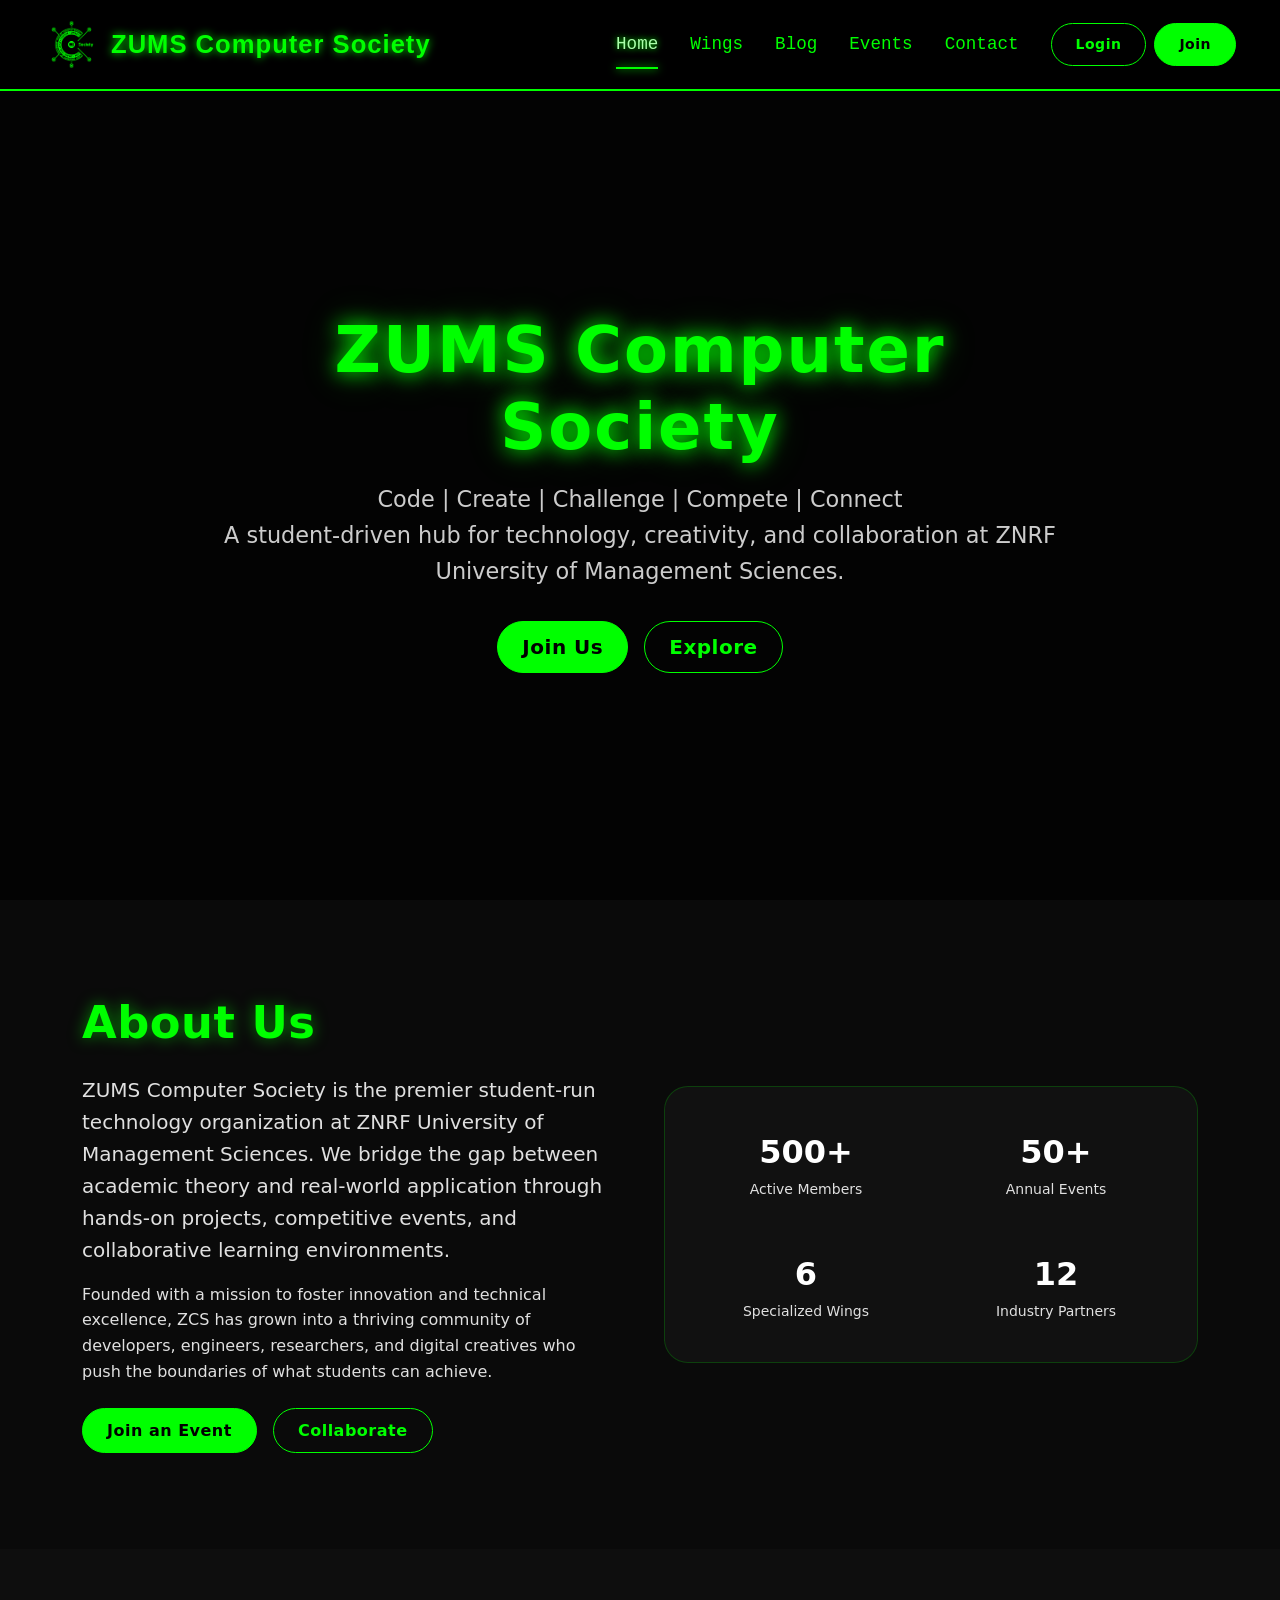
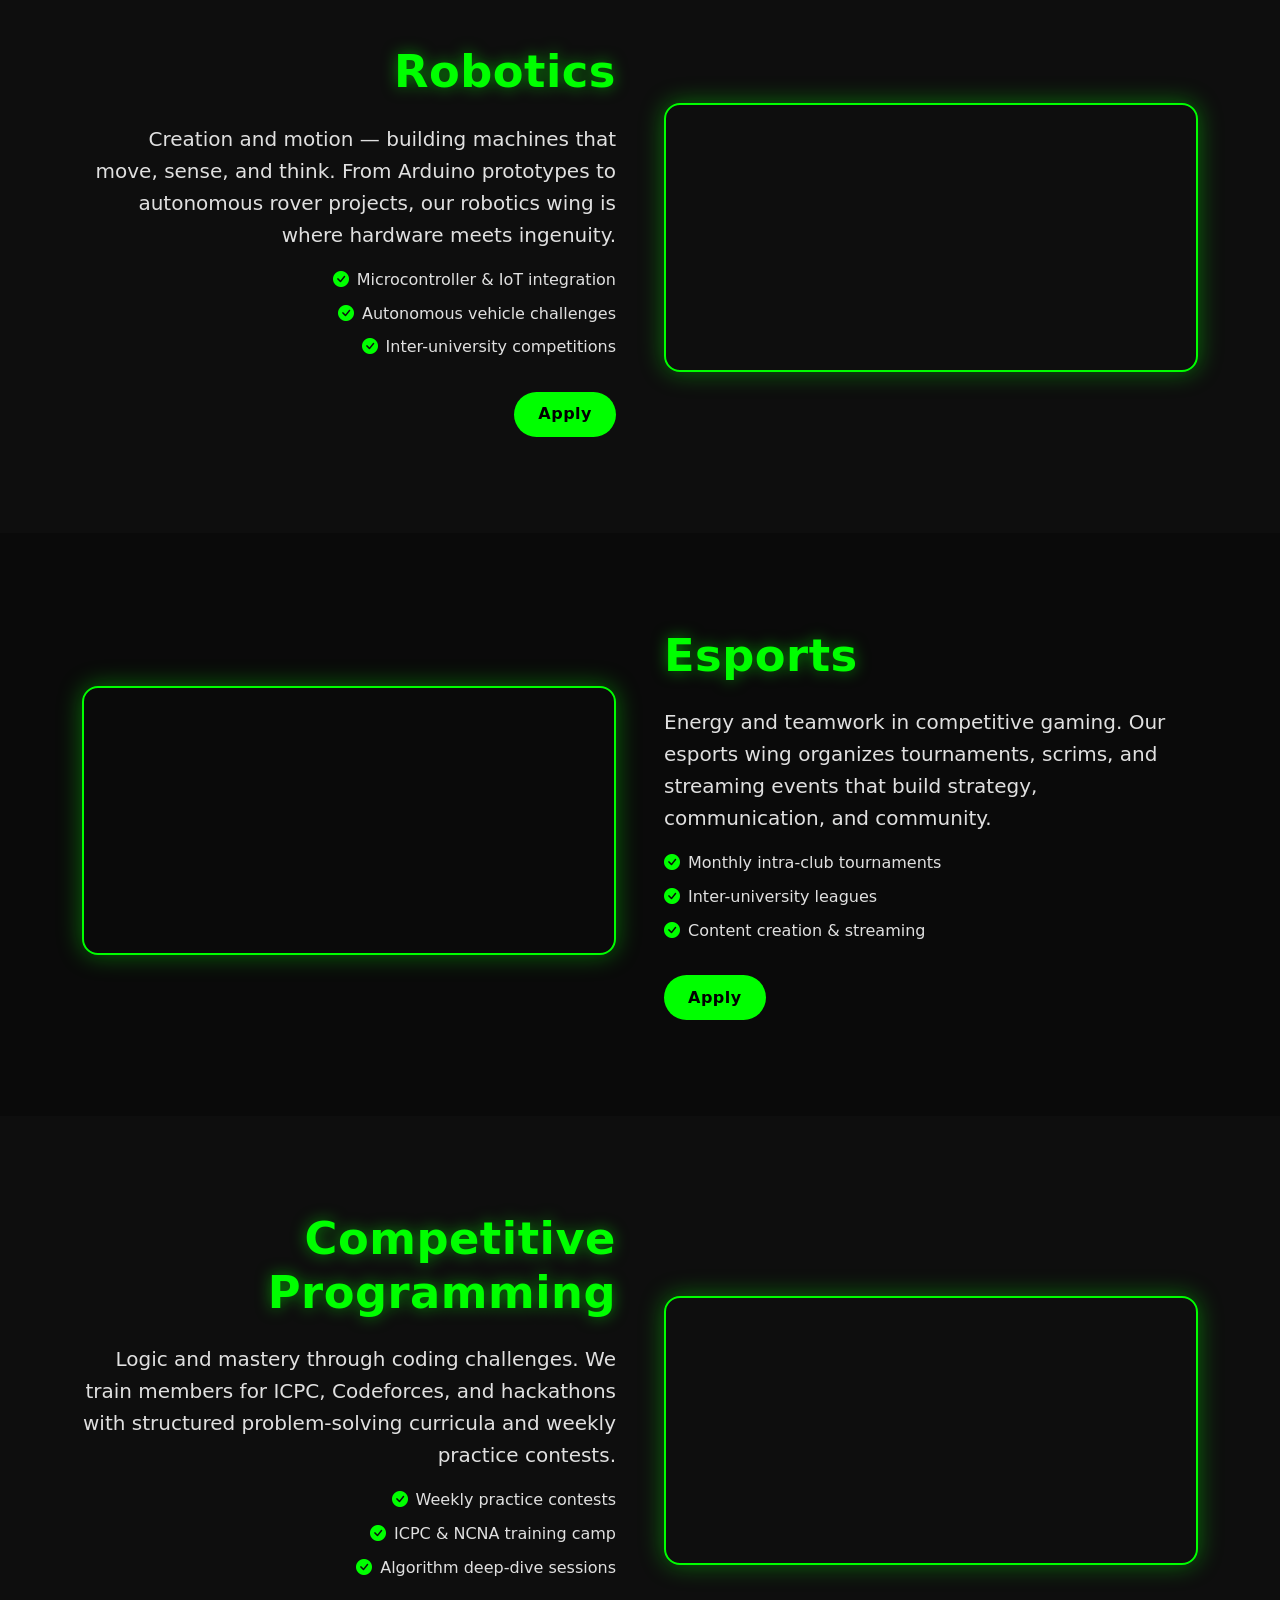
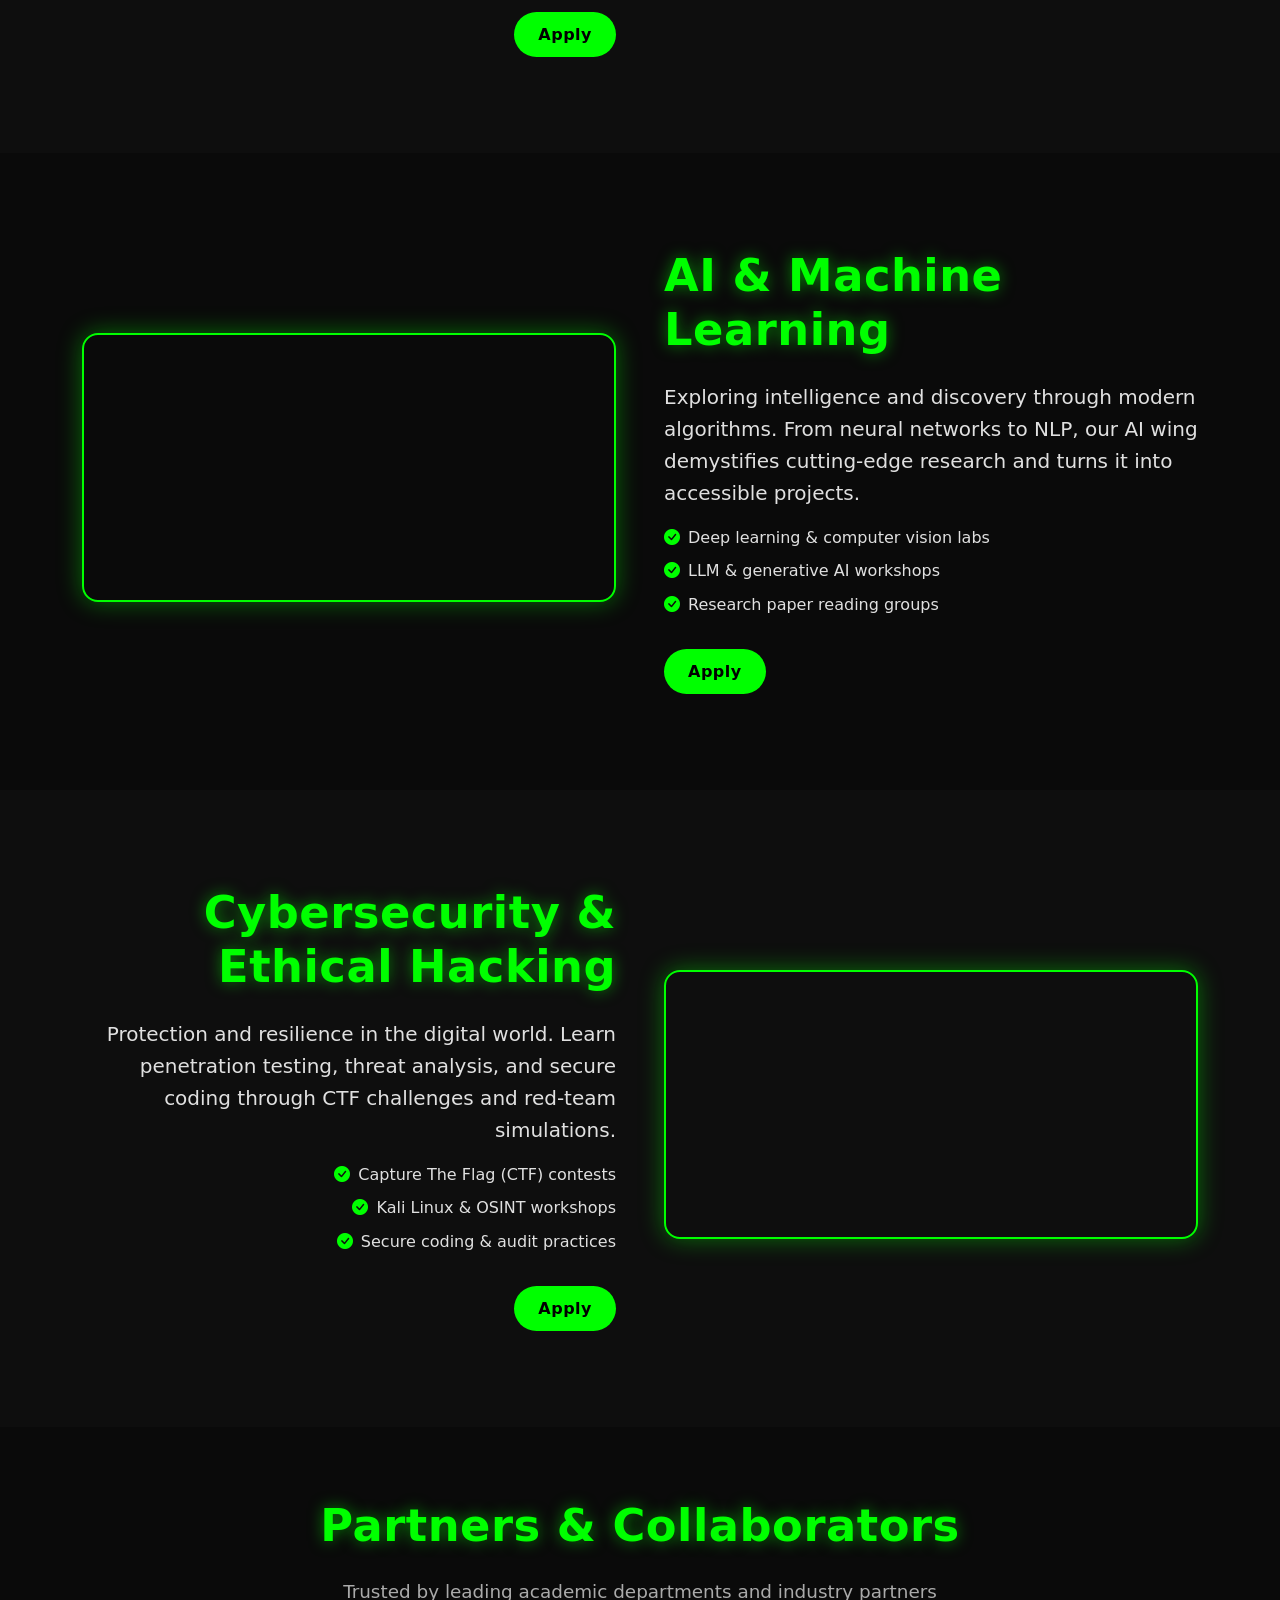
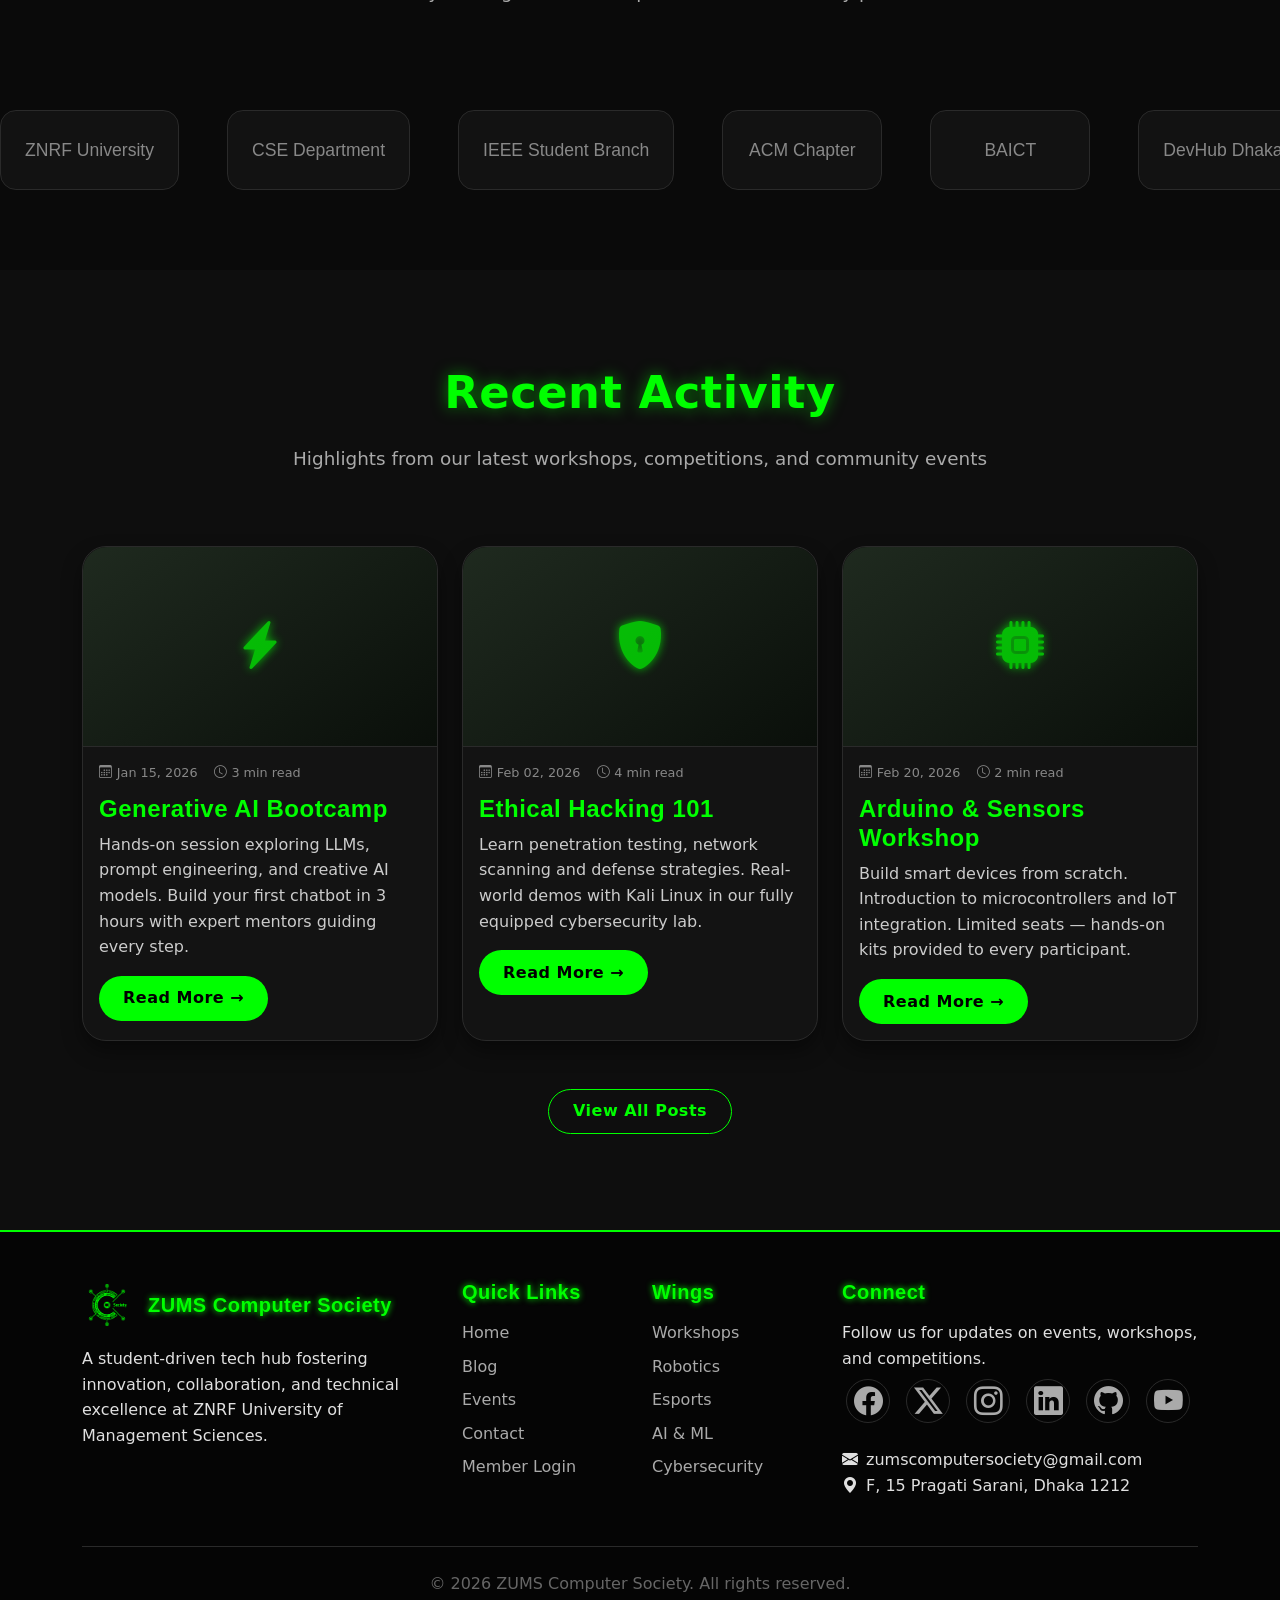
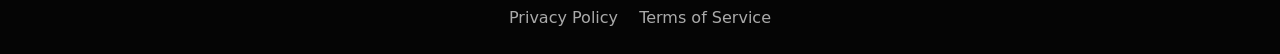
<file: index.html>
<!DOCTYPE html>
<html lang="en">
<head>
  <meta charset="UTF-8">
  <meta name="viewport" content="width=device-width, initial-scale=1.0, viewport-fit=cover">
  <meta name="description" content="ZUMS Computer Society - A student-driven tech hub for innovation, workshops, robotics, esports, programming, AI/ML, and cybersecurity at ZNRF University of Management Sciences.">
  <meta name="keywords" content="ZUMS Computer Society, ZCS, tech club, programming, AI, robotics, cybersecurity, esports, workshops, ZNRF University">
  <meta name="author" content="ZUMS Computer Society">
  <meta name="theme-color" content="#00ff00">
  <meta property="og:title" content="ZUMS Computer Society">
  <meta property="og:description" content="CODE CREATE CHALLENGE COMPETE CONNECT. The official CSE club of ZNRF University of Management Sciences.">
  <meta property="og:type" content="website">
  <title>ZUMS Computer Society</title>
  <!-- Bootstrap 5 CSS -->
  <link href="https://cdn.jsdelivr.net/npm/bootstrap@5.3.3/dist/css/bootstrap.min.css" rel="stylesheet">
  <!-- Bootstrap Icons -->
  <link href="https://cdn.jsdelivr.net/npm/bootstrap-icons@1.11.3/font/bootstrap-icons.css" rel="stylesheet">
  <!-- Custom Theme CSS -->
  <link rel="stylesheet" href="style.css">
  <link rel="shortcut icon" href="zcs-logo-transparent.png" type="image/png">
</head>
<body class="d-flex flex-column min-vh-100">

  <!-- Canvas for neon particle pointer tracker -->
  <canvas id="pointerCanvas"></canvas>

  <!-- ===== NAVBAR ===== -->
  <nav class="navbar navbar-expand-lg fixed-top">
    <div class="container-fluid">
      <a class="navbar-brand" href="index.html">
        <img src="zcs-logo-transparent.png" alt="ZCS Logo" onerror="this.src='https://placehold.co/60x60/0a0a0a/00ff00?text=ZCS'">
        <span>ZUMS Computer Society</span>
      </a>
      <button class="navbar-toggler" type="button" data-bs-toggle="collapse" data-bs-target="#mainNavbar" aria-controls="mainNavbar" aria-expanded="false" aria-label="Toggle navigation">
        <span class="navbar-toggler-icon"></span>
      </button>
      <div class="collapse navbar-collapse" id="mainNavbar">
        <ul class="navbar-nav ms-auto mb-2 mb-lg-0 align-items-lg-center">
          <li class="nav-item"><a class="nav-link" href="#about">Home</a></li>
          <li class="nav-item dropdown">
            <a class="nav-link dropdown-toggle" href="#wings" id="wingsDropdown" role="button" data-bs-toggle="dropdown" aria-expanded="false">Wings</a>
            <ul class="dropdown-menu" aria-labelledby="wingsDropdown">
              <!--<li><a class="dropdown-item" href="#workshops-wing">Workshops</a></li>-->
              <li><a class="dropdown-item" href="#robotics">Robotics</a></li>
              <li><a class="dropdown-item" href="#esports">Esports</a></li>
              <li><a class="dropdown-item" href="#programming">Programming</a></li>
              <li><a class="dropdown-item" href="#ai">AI &amp; ML</a></li>
              <li><a class="dropdown-item" href="#cybersecurity">Cybersecurity</a></li>
            </ul>
          </li>
          <li class="nav-item"><a class="nav-link" href="blog.html">Blog</a></li>
          <li class="nav-item"><a class="nav-link" href="events.html">Events</a></li>
          <li class="nav-item"><a class="nav-link" href="contact.html">Contact</a></li>
          <li class="nav-item ms-lg-3 mt-2 mt-lg-0">
            <a class="btn btn-outline-primary btn-sm" href="login.html">Login</a>
          </li>
          <li class="nav-item ms-lg-2 mt-2 mt-lg-0">
            <a class="btn btn-primary btn-sm" href="register.html">Join</a>
          </li>
        </ul>
      </div>
    </div>
  </nav>

  <!-- ===== HERO SECTION ===== -->
  <section class="hero-section" id="about">
    <video class="hero-bg-video" autoplay loop muted playsinline>
      <source src="wing.mp4" type="video/mp4">
    </video>
    <div class="hero-overlay"></div>
    <div class="hero-content animate-on-scroll">
      <h1>ZUMS Computer Society</h1>
      <p class="lead"><b>Code | Create | Challenge | Compete | Connect</b><br> A student-driven hub for technology, creativity, and collaboration at ZNRF University of Management Sciences.</p>
      <div class="hero-cta d-flex flex-wrap justify-content-center gap-3">
        <a href="register.html" class="btn btn-primary btn-lg pulse-glow">Join Us</a>
        <a href="#about" class="btn btn-outline-primary btn-lg">Explore</a>
      </div>
    </div>
  </section>

  <!-- ===== ABOUT SECTION ===== -->
  <section id="about" class="py-5">
    <div class="container py-5">
      <div class="row align-items-center g-5">
        <div class="col-lg-6 animate-on-scroll">
          <h2 class="section-title text-start">About Us</h2>
          <p class="fs-5 text-light">ZUMS Computer Society is the premier student-run technology organization at ZNRF University of Management Sciences. We bridge the gap between academic theory and real-world application through hands-on projects, competitive events, and collaborative learning environments.</p>
          <p class="text">Founded with a mission to foster innovation and technical excellence, ZCS has grown into a thriving community of developers, engineers, researchers, and digital creatives who push the boundaries of what students can achieve.</p>
          <div class="d-flex gap-3 mt-4">
            <a href="forms.html" class="btn btn-primary">Join an Event</a>
            <a href="contact.html" class="btn btn-outline-primary">Collaborate</a>
          </div>
        </div>
        <div class="col-lg-6 animate-on-scroll">
          <div class="glass-card p-4">
            <div class="row g-3">
              <div class="col-6">
                <div class="text-center p-3">
                  <div class="fs-2 fw-bold text-white">500+</div>
                  <div class="text small">Active Members</div>
                </div>
              </div>
              <div class="col-6">
                <div class="text-center p-3">
                  <div class="fs-2 fw-bold text-white">50+</div>
                  <div class="text small">Annual Events</div>
                </div>
              </div>
              <div class="col-6">
                <div class="text-center p-3">
                  <div class="fs-2 fw-bold text-white">6</div>
                  <div class="text small">Specialized Wings</div>
                </div>
              </div>
              <div class="col-6">
                <div class="text-center p-3">
                  <div class="fs-2 fw-bold text-white">12</div>
                  <div class="text small">Industry Partners</div>
                </div>
              </div>
            </div>
          </div>
        </div>
      </div>
    </div>
  </section>

  <!-- ===== WINGS SECTION ANCHOR ===== -->
  <div id="wings"></div>

  <!-- ===== WINGS: WORKSHOPS ===== -->
  <!--<section id="workshops-wing" class="py-5">
    <div class="container py-5">
      <div class="row align-items-center g-5">
        <div class="col-lg-6 order-lg-1 animate-on-scroll">
          <div class="wing-video">
            <video class="w-100 rounded-4" style="border:2px solid #00ff00;box-shadow:0 0 25px rgba(0,255,0,0.4);" src="wing.mp4" autoplay loop muted playsinline></video>
          </div>
        </div>
        <div class="col-lg-6 order-lg-2 animate-on-scroll">
          <h2 class="section-title text-start">Workshops &amp; Training</h2>
          <p class="fs-5">Learning and mentorship for all skill levels. Our workshop wing organizes bootcamps, hands-on labs, and certification prep sessions that transform beginners into confident technologists.</p>
          <ul class="list-unstyled mt-3">
            <li class="mb-2"><i class="bi bi-check-circle-fill text-success me-2"></i>Beginner to advanced coding bootcamps</li>
            <li class="mb-2"><i class="bi bi-check-circle-fill text-success me-2"></i>Industry-certified mentor guidance</li>
            <li class="mb-2"><i class="bi bi-check-circle-fill text-success me-2"></i>Project-based learning tracks</li>
          </ul>
          <button class="join-btn mt-3">Apply</button>
        </div>
      </div>
    </div>
  </section>-->

  <!-- ===== WINGS: ROBOTICS ===== -->
  <section id="robotics" class="py-5" style="background:#0e0e0e;">
    <div class="container py-5">
      <div class="row align-items-center g-5">
        <div class="col-lg-6 order-lg-2 animate-on-scroll">
          <div class="wing-video">
            <video class="w-100 rounded-4" style="border:2px solid #00ff00;box-shadow:0 0 25px rgba(0,255,0,0.4);" src="wing.mp4" autoplay loop muted playsinline></video>
          </div>
        </div>
        <div class="col-lg-6 order-lg-1 animate-on-scroll text-lg-end">
          <h2 class="section-title text-lg-end">Robotics</h2>
          <p class="fs-5">Creation and motion — building machines that move, sense, and think. From Arduino prototypes to autonomous rover projects, our robotics wing is where hardware meets ingenuity.</p>
          <ul class="list-unstyled mt-3">
            <li class="mb-2"><i class="bi bi-check-circle-fill text-success me-2"></i>Microcontroller &amp; IoT integration</li>
            <li class="mb-2"><i class="bi bi-check-circle-fill text-success me-2"></i>Autonomous vehicle challenges</li>
            <li class="mb-2"><i class="bi bi-check-circle-fill text-success me-2"></i>Inter-university competitions</li>
          </ul>
          <button class="join-btn mt-3">Apply</button>
        </div>
      </div>
    </div>
  </section>

  <!-- ===== WINGS: ESPORTS ===== -->
  <section id="esports" class="py-5">
    <div class="container py-5">
      <div class="row align-items-center g-5">
        <div class="col-lg-6 order-lg-1 animate-on-scroll">
          <div class="wing-video">
            <video class="w-100 rounded-4" style="border:2px solid #00ff00;box-shadow:0 0 25px rgba(0,255,0,0.4);" src="wing.mp4" autoplay loop muted playsinline></video>
          </div>
        </div>
        <div class="col-lg-6 order-lg-2 animate-on-scroll">
          <h2 class="section-title text-start">Esports</h2>
          <p class="fs-5">Energy and teamwork in competitive gaming. Our esports wing organizes tournaments, scrims, and streaming events that build strategy, communication, and community.</p>
          <ul class="list-unstyled mt-3">
            <li class="mb-2"><i class="bi bi-check-circle-fill text-success me-2"></i>Monthly intra-club tournaments</li>
            <li class="mb-2"><i class="bi bi-check-circle-fill text-success me-2"></i>Inter-university leagues</li>
            <li class="mb-2"><i class="bi bi-check-circle-fill text-success me-2"></i>Content creation &amp; streaming</li>
          </ul>
          <button class="join-btn mt-3">Apply</button>
        </div>
      </div>
    </div>
  </section>

  <!-- ===== WINGS: PROGRAMMING ===== -->
  <section id="programming" class="py-5" style="background:#0e0e0e;">
    <div class="container py-5">
      <div class="row align-items-center g-5">
        <div class="col-lg-6 order-lg-2 animate-on-scroll">
          <div class="wing-video">
            <video class="w-100 rounded-4" style="border:2px solid #00ff00;box-shadow:0 0 25px rgba(0,255,0,0.4);" src="wing.mp4" autoplay loop muted playsinline></video>
          </div>
        </div>
        <div class="col-lg-6 order-lg-1 animate-on-scroll text-lg-end">
          <h2 class="section-title text-lg-end">Competitive Programming</h2>
          <p class="fs-5">Logic and mastery through coding challenges. We train members for ICPC, Codeforces, and hackathons with structured problem-solving curricula and weekly practice contests.</p>
          <ul class="list-unstyled mt-3">
            <li class="mb-2"><i class="bi bi-check-circle-fill text-success me-2"></i>Weekly practice contests</li>
            <li class="mb-2"><i class="bi bi-check-circle-fill text-success me-2"></i>ICPC &amp; NCNA training camp</li>
            <li class="mb-2"><i class="bi bi-check-circle-fill text-success me-2"></i>Algorithm deep-dive sessions</li>
          </ul>
          <button class="join-btn mt-3">Apply</button>
        </div>
      </div>
    </div>
  </section>

  <!-- ===== WINGS: AI & ML ===== -->
  <section id="ai" class="py-5">
    <div class="container py-5">
      <div class="row align-items-center g-5">
        <div class="col-lg-6 order-lg-1 animate-on-scroll">
          <div class="wing-video">
            <video class="w-100 rounded-4" style="border:2px solid #00ff00;box-shadow:0 0 25px rgba(0,255,0,0.4);" src="wing.mp4" autoplay loop muted playsinline></video>
          </div>
        </div>
        <div class="col-lg-6 order-lg-2 animate-on-scroll">
          <h2 class="section-title text-start">AI &amp; Machine Learning</h2>
          <p class="fs-5">Exploring intelligence and discovery through modern algorithms. From neural networks to NLP, our AI wing demystifies cutting-edge research and turns it into accessible projects.</p>
          <ul class="list-unstyled mt-3">
            <li class="mb-2"><i class="bi bi-check-circle-fill text-success me-2"></i>Deep learning &amp; computer vision labs</li>
            <li class="mb-2"><i class="bi bi-check-circle-fill text-success me-2"></i>LLM &amp; generative AI workshops</li>
            <li class="mb-2"><i class="bi bi-check-circle-fill text-success me-2"></i>Research paper reading groups</li>
          </ul>
          <button class="join-btn mt-3">Apply</button>
        </div>
      </div>
    </div>
  </section>

  <!-- ===== WINGS: CYBERSECURITY ===== -->
  <section id="cybersecurity" class="py-5" style="background:#0e0e0e;">
    <div class="container py-5">
      <div class="row align-items-center g-5">
        <div class="col-lg-6 order-lg-2 animate-on-scroll">
          <div class="wing-video">
            <video class="w-100 rounded-4" style="border:2px solid #00ff00;box-shadow:0 0 25px rgba(0,255,0,0.4);" src="wing.mp4" autoplay loop muted playsinline></video>
          </div>
        </div>
        <div class="col-lg-6 order-lg-1 animate-on-scroll text-lg-end">
          <h2 class="section-title text-lg-end">Cybersecurity &amp; Ethical Hacking</h2>
          <p class="fs-5">Protection and resilience in the digital world. Learn penetration testing, threat analysis, and secure coding through CTF challenges and red-team simulations.</p>
          <ul class="list-unstyled mt-3">
            <li class="mb-2"><i class="bi bi-check-circle-fill text-success me-2"></i>Capture The Flag (CTF) contests</li>
            <li class="mb-2"><i class="bi bi-check-circle-fill text-success me-2"></i>Kali Linux &amp; OSINT workshops</li>
            <li class="mb-2"><i class="bi bi-check-circle-fill text-success me-2"></i>Secure coding &amp; audit practices</li>
          </ul>
          <button class="join-btn mt-3">Apply</button>
        </div>
      </div>
    </div>
  </section>

  <!-- ===== PARTNERS / COLLABORATORS ===== -->
  <section id="partners" class="py-5">
    <div class="container py-4">
      <h2 class="section-title">Partners &amp; Collaborators</h2>
      <p class="section-subtitle">Trusted by leading academic departments and industry partners</p>
    </div>
    <div class="marquee-container">
      <div class="marquee-track">
        <span class="marquee-item">ZNRF University</span>
        <span class="marquee-item">CSE Department</span>
        <span class="marquee-item">IEEE Student Branch</span>
        <span class="marquee-item">ACM Chapter</span>
        <span class="marquee-item">BAICT</span>
        <span class="marquee-item">DevHub Dhaka</span>
        <span class="marquee-item">Google DSC</span>
        <span class="marquee-item">Microsoft Learn</span>
        <span class="marquee-item">AWS Educate</span>
        <span class="marquee-item">Oracle Academy</span>
        <!-- Duplicate for seamless loop -->
        <span class="marquee-item">ZNRF University</span>
        <span class="marquee-item">CSE Department</span>
        <span class="marquee-item">IEEE Student Branch</span>
        <span class="marquee-item">ACM Chapter</span>
        <span class="marquee-item">BAICT</span>
        <span class="marquee-item">DevHub Dhaka</span>
        <span class="marquee-item">Google DSC</span>
        <span class="marquee-item">Microsoft Learn</span>
        <span class="marquee-item">AWS Educate</span>
        <span class="marquee-item">Oracle Academy</span>
      </div>
    </div>
  </section>

  <!-- ===== RECENT ACTIVITY ===== -->
  <section id="recent-activity" class="py-5" style="background:#0e0e0e;">
    <div class="container py-5">
      <h2 class="section-title">Recent Activity</h2>
      <p class="section-subtitle">Highlights from our latest workshops, competitions, and community events</p>
      <div class="row g-4 mt-2">
        <!-- Card 1 -->
        <div class="col-md-6 col-lg-4 animate-on-scroll">
          <div class="card h-100">
            <div class="blog-thumb-placeholder">
              <span class="thumb-icon"><i class="bi bi-lightning-charge-fill"></i></span>
            </div>
            <div class="card-body">
              <div class="blog-meta">
                <span><i class="bi bi-calendar3"></i> Jan 15, 2026</span>
                <span><i class="bi bi-clock"></i> 3 min read</span>
              </div>
              <h4 class="card-title">Generative AI Bootcamp</h4>
              <p class="card-text">Hands-on session exploring LLMs, prompt engineering, and creative AI models. Build your first chatbot in 3 hours with expert mentors guiding every step.</p>
              <button class="read-more">Read More &rarr;</button>
            </div>
          </div>
        </div>
        <!-- Card 2 -->
        <div class="col-md-6 col-lg-4 animate-on-scroll">
          <div class="card h-100">
            <div class="blog-thumb-placeholder">
              <span class="thumb-icon"><i class="bi bi-shield-lock-fill"></i></span>
            </div>
            <div class="card-body">
              <div class="blog-meta">
                <span><i class="bi bi-calendar3"></i> Feb 02, 2026</span>
                <span><i class="bi bi-clock"></i> 4 min read</span>
              </div>
              <h4 class="card-title">Ethical Hacking 101</h4>
              <p class="card-text">Learn penetration testing, network scanning and defense strategies. Real-world demos with Kali Linux in our fully equipped cybersecurity lab.</p>
              <button class="read-more">Read More &rarr;</button>
            </div>
          </div>
        </div>
        <!-- Card 3 -->
        <div class="col-md-6 col-lg-4 animate-on-scroll">
          <div class="card h-100">
            <div class="blog-thumb-placeholder">
              <span class="thumb-icon"><i class="bi bi-cpu-fill"></i></span>
            </div>
            <div class="card-body">
              <div class="blog-meta">
                <span><i class="bi bi-calendar3"></i> Feb 20, 2026</span>
                <span><i class="bi bi-clock"></i> 2 min read</span>
              </div>
              <h4 class="card-title">Arduino &amp; Sensors Workshop</h4>
              <p class="card-text">Build smart devices from scratch. Introduction to microcontrollers and IoT integration. Limited seats — hands-on kits provided to every participant.</p>
              <button class="read-more">Read More &rarr;</button>
            </div>
          </div>
        </div>
      </div>
      <div class="text-center mt-5">
        <a href="blog.html" class="btn btn-outline-primary">View All Posts</a>
      </div>
    </div>
  </section>

  <!-- ===== UNIVERSAL FOOTER ===== -->
  <footer class="site-footer mt-auto">
    <div class="container">
      <div class="row g-4">
        <div class="col-lg-4">
          <div class="d-flex align-items-center gap-3 mb-3">
            <img src="zcs-logo-transparent.png" alt="ZCS Logo" height="50" onerror="this.src='https://placehold.co/50x50/0a0a0a/00ff00?text=ZCS'">
            <h5 class="mb-0">ZUMS Computer Society</h5>
          </div>
          <p class="text">A student-driven tech hub fostering innovation, collaboration, and technical excellence at ZNRF University of Management Sciences.</p>
        </div>
        <div class="col-lg-2 col-md-4">
          <h5>Quick Links</h5>
          <a href="index.html">Home</a>
          <a href="blog.html">Blog</a>
          <a href="forms.html">Events</a>
          <a href="contact.html">Contact</a>
          <a href="login.html">Member Login</a>
        </div>
        <div class="col-lg-2 col-md-4">
          <h5>Wings</h5>
          <a href="index.html#workshops-wing">Workshops</a>
          <a href="index.html#robotics">Robotics</a>
          <a href="index.html#esports">Esports</a>
          <a href="index.html#ai">AI &amp; ML</a>
          <a href="index.html#cybersecurity">Cybersecurity</a>
        </div>
        <div class="col-lg-4 col-md-4">
          <h5>Connect</h5>
          <p class="text mb-2">Follow us for updates on events, workshops, and competitions.</p>
          <div class="d-flex gap-2">
            <a href="#" class="social-icon" aria-label="Facebook"><i class="bi bi-facebook"></i></a>
            <a href="#" class="social-icon" aria-label="Twitter / X"><i class="bi bi-twitter-x"></i></a>
            <a href="#" class="social-icon" aria-label="Instagram"><i class="bi bi-instagram"></i></a>
            <a href="#" class="social-icon" aria-label="LinkedIn"><i class="bi bi-linkedin"></i></a>
            <a href="#" class="social-icon" aria-label="GitHub"><i class="bi bi-github"></i></a>
            <a href="#" class="social-icon" aria-label="YouTube"><i class="bi bi-youtube"></i></a>
          </div>
          <p class="text mt-3 mb-0"><i class="bi bi-envelope-fill me-2"></i>zumscomputersociety@gmail.com</p>
          <p class="text"><i class="bi bi-geo-alt-fill me-2"></i>F, 15 Pragati Sarani, Dhaka 1212</p>
        </div>
      </div>
      <div class="footer-bottom">
        <p class="mb-0">&copy; <span class="year-update">2026</span> ZUMS Computer Society. All rights reserved.</p>
        <div class="mt-2">
          <a href="privacy-policy.html" class="d-inline me-3">Privacy Policy</a>
          <a href="terms.html" class="d-inline">Terms of Service</a>
        </div>
      </div>
    </div>
  </footer>

  <!-- Bootstrap 5 JS Bundle -->
  <script src="https://cdn.jsdelivr.net/npm/bootstrap@5.3.3/dist/js/bootstrap.bundle.min.js"></script>
  <!-- Custom JS -->
  <script src="script.js"></script>
</body>
</html>
</file>
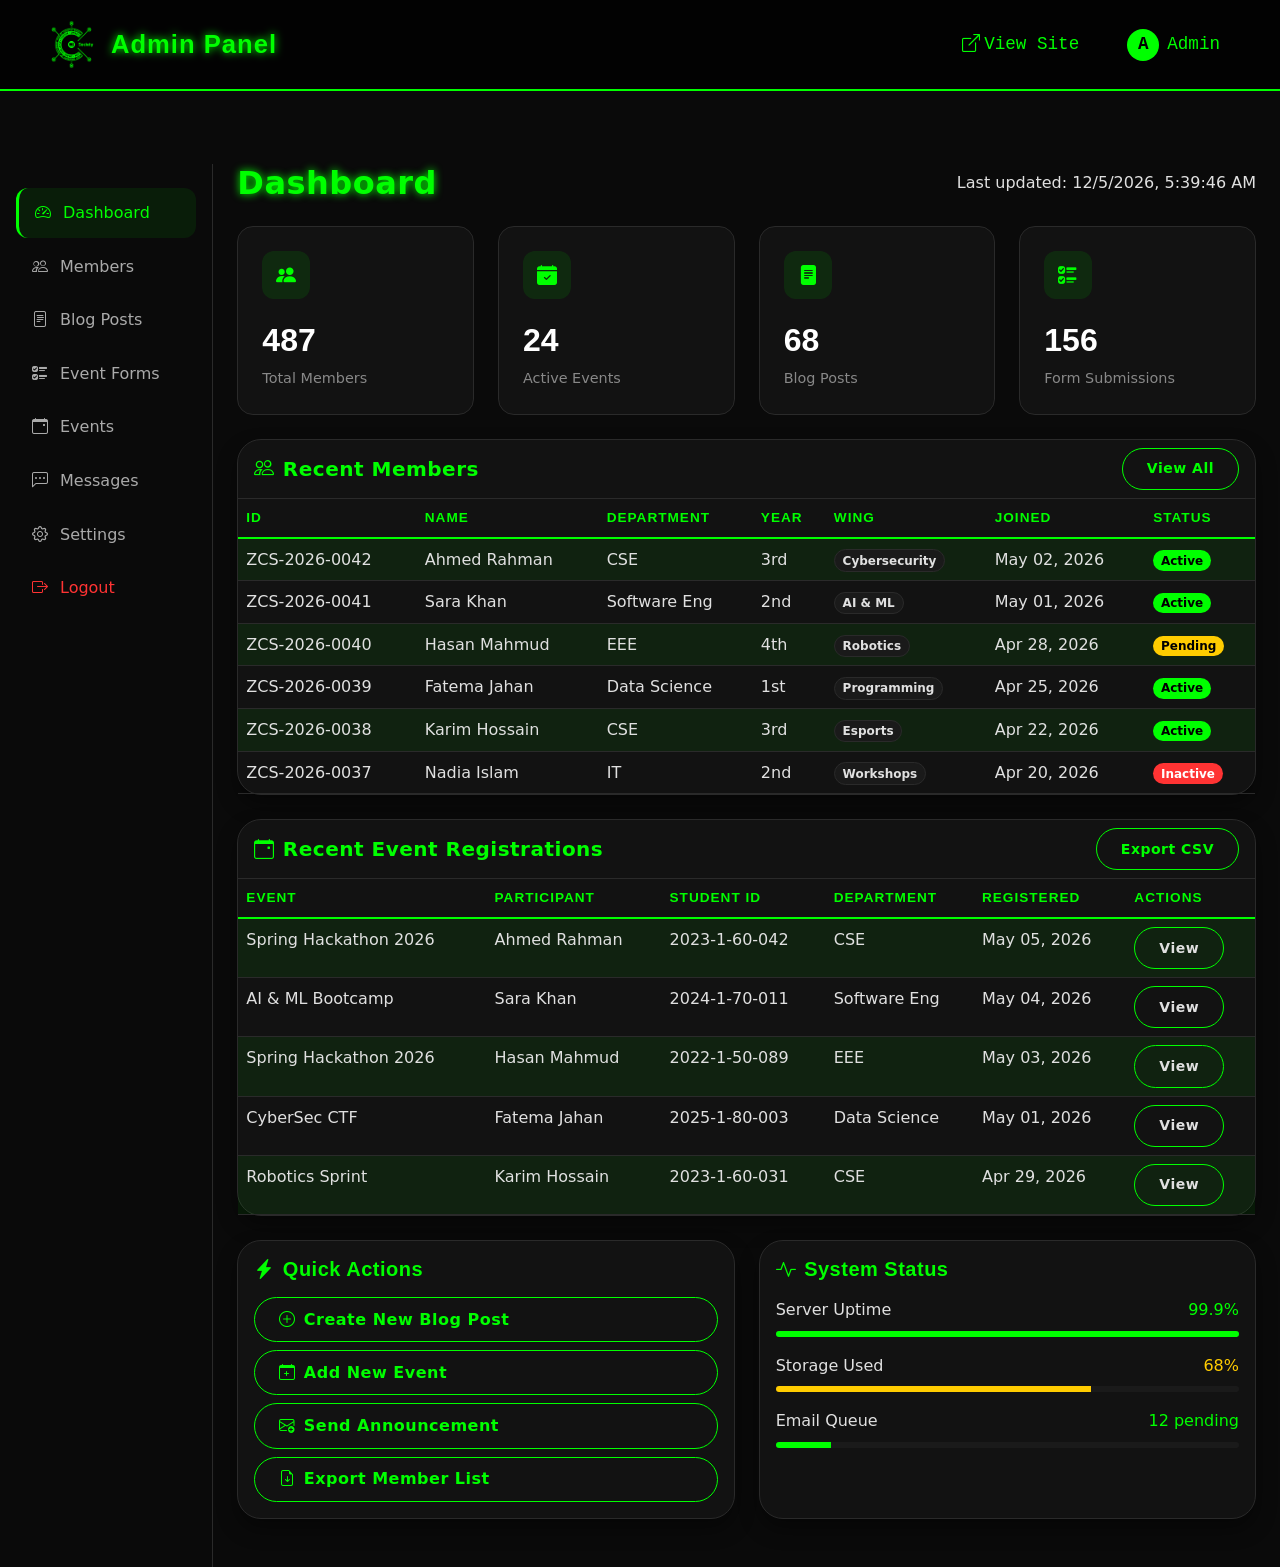
<file: admin.html>
<!DOCTYPE html>
<html lang="en">
<head>
  <meta charset="UTF-8">
  <meta name="viewport" content="width=device-width, initial-scale=1.0, viewport-fit=cover">
  <meta name="description" content="ZUMS Computer Society Admin Dashboard. Manage members, events, blog posts, and registrations.">
  <meta name="keywords" content="ZCS admin, dashboard, member management, event management">
  <meta name="author" content="ZUMS Computer Society">
  <meta name="theme-color" content="#00ff00">
  <title>Admin Dashboard | ZUMS Computer Society</title>
  <!-- Bootstrap 5 CSS -->
  <link href="https://cdn.jsdelivr.net/npm/bootstrap@5.3.3/dist/css/bootstrap.min.css" rel="stylesheet">
  <!-- Bootstrap Icons -->
  <link href="https://cdn.jsdelivr.net/npm/bootstrap-icons@1.11.3/font/bootstrap-icons.css" rel="stylesheet">
  <!-- Custom Theme CSS -->
  <link rel="stylesheet" href="style.css">
  <link rel="shortcut icon" href="zcs-logo-transparent.png" type="image/png">
</head>
<body class="admin-body d-flex flex-column min-vh-100">

  <canvas id="pointerCanvas"></canvas>

  <!-- ===== ADMIN TOP NAVBAR ===== -->
  <nav class="navbar navbar-expand-lg fixed-top">
    <div class="container-fluid">
      <a class="navbar-brand" href="admin.html">
        <img src="zcs-logo-transparent.png" alt="ZCS Logo" onerror="this.src='https://placehold.co/60x60/0a0a0a/00ff00?text=ZCS'">
        <span>Admin Panel</span>
      </a>
      <button class="navbar-toggler" type="button" data-bs-toggle="offcanvas" data-bs-target="#adminSidebarOffcanvas" aria-controls="adminSidebarOffcanvas" aria-label="Toggle sidebar">
        <span class="navbar-toggler-icon"></span>
      </button>
      <div class="collapse navbar-collapse" id="mainNavbar">
        <ul class="navbar-nav ms-auto mb-2 mb-lg-0 align-items-lg-center">
          <li class="nav-item"><a class="nav-link" href="index.html" target="_blank"><i class="bi bi-box-arrow-up-right me-1"></i>View Site</a></li>
          <li class="nav-item dropdown ms-lg-3">
            <a class="nav-link dropdown-toggle d-flex align-items-center gap-2" href="#" id="profileDropdown" role="button" data-bs-toggle="dropdown" aria-expanded="false">
              <div class="rounded-circle bg-success d-flex align-items-center justify-content-center" style="width:32px;height:32px;color:#000;font-weight:bold;">A</div>
              <span>Admin</span>
            </a>
            <ul class="dropdown-menu dropdown-menu-end" aria-labelledby="profileDropdown">
              <li><a class="dropdown-item" href="#"><i class="bi bi-person me-2"></i>Profile</a></li>
              <li><a class="dropdown-item" href="#"><i class="bi bi-gear me-2"></i>Settings</a></li>
              <li><hr class="dropdown-divider"></li>
              <li><a class="dropdown-item" href="login.html"><i class="bi bi-box-arrow-right me-2"></i>Logout</a></li>
            </ul>
          </li>
        </ul>
      </div>
    </div>
  </nav>

  <!-- ===== MOBILE SIDEBAR OFFCANVAS ===== -->
  <div class="offcanvas offcanvas-start" tabindex="-1" id="adminSidebarOffcanvas" aria-labelledby="adminSidebarLabel">
    <div class="offcanvas-header">
      <h5 class="offcanvas-title" id="adminSidebarLabel"><i class="bi bi-grid-3x3-gap-fill me-2"></i>Menu</h5>
      <button type="button" class="btn-close" data-bs-dismiss="offcanvas" aria-label="Close"></button>
    </div>
    <div class="offcanvas-body p-0">
      <nav class="nav flex-column admin-sidebar" style="border-right:none;">
        <a class="nav-link active" href="admin.html"><i class="bi bi-speedometer2"></i>Dashboard</a>
        <a class="nav-link" href="#"><i class="bi bi-people"></i>Members</a>
        <a class="nav-link" href="#"><i class="bi bi-file-text"></i>Blog Posts</a>
        <a class="nav-link" href="#"><i class="bi bi-ui-checks"></i>Event Forms</a>
        <a class="nav-link" href="#"><i class="bi bi-calendar-event"></i>Events</a>
        <a class="nav-link" href="#"><i class="bi bi-chat-left-dots"></i>Messages</a>
        <a class="nav-link" href="#"><i class="bi bi-gear"></i>Settings</a>
        <a class="nav-link text-danger" href="login.html"><i class="bi bi-box-arrow-right"></i>Logout</a>
      </nav>
    </div>
  </div>

  <!-- ===== MAIN ADMIN LAYOUT ===== -->
  <div class="container-fluid flex-grow-1 pt-4" style="margin-top:70px;">
    <div class="row">
      <!-- Sidebar (desktop) -->
      <aside class="col-lg-2 d-none d-lg-block admin-sidebar" id="adminSidebar">
        <nav class="nav flex-column">
          <a class="nav-link active" href="admin.html"><i class="bi bi-speedometer2"></i>Dashboard</a>
          <a class="nav-link" href="#"><i class="bi bi-people"></i>Members</a>
          <a class="nav-link" href="#"><i class="bi bi-file-text"></i>Blog Posts</a>
          <a class="nav-link" href="#"><i class="bi bi-ui-checks"></i>Event Forms</a>
          <a class="nav-link" href="#"><i class="bi bi-calendar-event"></i>Events</a>
          <a class="nav-link" href="#"><i class="bi bi-chat-left-dots"></i>Messages</a>
          <a class="nav-link" href="#"><i class="bi bi-gear"></i>Settings</a>
          <a class="nav-link text-danger" href="login.html"><i class="bi bi-box-arrow-right"></i>Logout</a>
        </nav>
      </aside>

      <!-- Main Content -->
      <main class="col-lg-10 px-lg-4 pb-5">
        <div class="d-flex justify-content-between align-items-center mb-4">
          <h2 class="mb-0" style="color:var(--neon-green);text-shadow:0 0 8px var(--neon-green);">Dashboard</h2>
          <span class="text">Last updated: <span id="lastUpdated"></span></span>
        </div>

        <!-- Stat Cards -->
        <div class="row g-4 mb-4">
          <div class="col-md-6 col-xl-3 animate-on-scroll">
            <div class="stat-card">
              <div class="stat-icon"><i class="bi bi-people-fill"></i></div>
              <div class="stat-value">487</div>
              <div class="stat-label">Total Members</div>
            </div>
          </div>
          <div class="col-md-6 col-xl-3 animate-on-scroll">
            <div class="stat-card">
              <div class="stat-icon"><i class="bi bi-calendar-check-fill"></i></div>
              <div class="stat-value">24</div>
              <div class="stat-label">Active Events</div>
            </div>
          </div>
          <div class="col-md-6 col-xl-3 animate-on-scroll">
            <div class="stat-card">
              <div class="stat-icon"><i class="bi bi-file-text-fill"></i></div>
              <div class="stat-value">68</div>
              <div class="stat-label">Blog Posts</div>
            </div>
          </div>
          <div class="col-md-6 col-xl-3 animate-on-scroll">
            <div class="stat-card">
              <div class="stat-icon"><i class="bi bi-ui-checks"></i></div>
              <div class="stat-value">156</div>
              <div class="stat-label">Form Submissions</div>
            </div>
          </div>
        </div>

        <!-- Recent Members Table -->
        <div class="card mb-4 animate-on-scroll">
          <div class="card-header d-flex justify-content-between align-items-center" style="background:transparent;border-bottom:1px solid #2a2a2a;">
            <h5 class="mb-0" style="color:var(--neon-green);"><i class="bi bi-people me-2"></i>Recent Members</h5>
            <a href="#" class="btn btn-sm btn-outline-primary">View All</a>
          </div>
          <div class="card-body p-0">
            <div class="table-responsive">
              <table class="table table-striped table-hover mb-0">
                <thead>
                  <tr>
                    <th>ID</th>
                    <th>Name</th>
                    <th>Department</th>
                    <th>Year</th>
                    <th>Wing</th>
                    <th>Joined</th>
                    <th>Status</th>
                  </tr>
                </thead>
                <tbody>
                  <tr>
                    <td>ZCS-2026-0042</td>
                    <td>Ahmed Rahman</td>
                    <td>CSE</td>
                    <td>3rd</td>
                    <td><span class="badge bg-secondary">Cybersecurity</span></td>
                    <td>May 02, 2026</td>
                    <td><span class="badge bg-success">Active</span></td>
                  </tr>
                  <tr>
                    <td>ZCS-2026-0041</td>
                    <td>Sara Khan</td>
                    <td>Software Eng</td>
                    <td>2nd</td>
                    <td><span class="badge bg-secondary">AI & ML</span></td>
                    <td>May 01, 2026</td>
                    <td><span class="badge bg-success">Active</span></td>
                  </tr>
                  <tr>
                    <td>ZCS-2026-0040</td>
                    <td>Hasan Mahmud</td>
                    <td>EEE</td>
                    <td>4th</td>
                    <td><span class="badge bg-secondary">Robotics</span></td>
                    <td>Apr 28, 2026</td>
                    <td><span class="badge bg-warning" style="color:#000;">Pending</span></td>
                  </tr>
                  <tr>
                    <td>ZCS-2026-0039</td>
                    <td>Fatema Jahan</td>
                    <td>Data Science</td>
                    <td>1st</td>
                    <td><span class="badge bg-secondary">Programming</span></td>
                    <td>Apr 25, 2026</td>
                    <td><span class="badge bg-success">Active</span></td>
                  </tr>
                  <tr>
                    <td>ZCS-2026-0038</td>
                    <td>Karim Hossain</td>
                    <td>CSE</td>
                    <td>3rd</td>
                    <td><span class="badge bg-secondary">Esports</span></td>
                    <td>Apr 22, 2026</td>
                    <td><span class="badge bg-success">Active</span></td>
                  </tr>
                  <tr>
                    <td>ZCS-2026-0037</td>
                    <td>Nadia Islam</td>
                    <td>IT</td>
                    <td>2nd</td>
                    <td><span class="badge bg-secondary">Workshops</span></td>
                    <td>Apr 20, 2026</td>
                    <td><span class="badge bg-danger">Inactive</span></td>
                  </tr>
                </tbody>
              </table>
            </div>
          </div>
        </div>

        <!-- Recent Event Registrations -->
        <div class="card mb-4 animate-on-scroll">
          <div class="card-header d-flex justify-content-between align-items-center" style="background:transparent;border-bottom:1px solid #2a2a2a;">
            <h5 class="mb-0" style="color:var(--neon-green);"><i class="bi bi-calendar-event me-2"></i>Recent Event Registrations</h5>
            <a href="#" class="btn btn-sm btn-outline-primary">Export CSV</a>
          </div>
          <div class="card-body p-0">
            <div class="table-responsive">
              <table class="table table-striped table-hover mb-0">
                <thead>
                  <tr>
                    <th>Event</th>
                    <th>Participant</th>
                    <th>Student ID</th>
                    <th>Department</th>
                    <th>Registered</th>
                    <th>Actions</th>
                  </tr>
                </thead>
                <tbody>
                  <tr>
                    <td>Spring Hackathon 2026</td>
                    <td>Ahmed Rahman</td>
                    <td>2023-1-60-042</td>
                    <td>CSE</td>
                    <td>May 05, 2026</td>
                    <td><button class="btn btn-sm btn-outline-primary">View</button></td>
                  </tr>
                  <tr>
                    <td>AI & ML Bootcamp</td>
                    <td>Sara Khan</td>
                    <td>2024-1-70-011</td>
                    <td>Software Eng</td>
                    <td>May 04, 2026</td>
                    <td><button class="btn btn-sm btn-outline-primary">View</button></td>
                  </tr>
                  <tr>
                    <td>Spring Hackathon 2026</td>
                    <td>Hasan Mahmud</td>
                    <td>2022-1-50-089</td>
                    <td>EEE</td>
                    <td>May 03, 2026</td>
                    <td><button class="btn btn-sm btn-outline-primary">View</button></td>
                  </tr>
                  <tr>
                    <td>CyberSec CTF</td>
                    <td>Fatema Jahan</td>
                    <td>2025-1-80-003</td>
                    <td>Data Science</td>
                    <td>May 01, 2026</td>
                    <td><button class="btn btn-sm btn-outline-primary">View</button></td>
                  </tr>
                  <tr>
                    <td>Robotics Sprint</td>
                    <td>Karim Hossain</td>
                    <td>2023-1-60-031</td>
                    <td>CSE</td>
                    <td>Apr 29, 2026</td>
                    <td><button class="btn btn-sm btn-outline-primary">View</button></td>
                  </tr>
                </tbody>
              </table>
            </div>
          </div>
        </div>

        <!-- Quick Actions Row -->
        <div class="row g-4">
          <div class="col-md-6 animate-on-scroll">
            <div class="card h-100">
              <div class="card-body">
                <h5 class="card-title"><i class="bi bi-lightning-charge-fill me-2"></i>Quick Actions</h5>
                <div class="d-grid gap-2 mt-3">
                  <button class="btn btn-outline-primary text-start"><i class="bi bi-plus-circle me-2"></i>Create New Blog Post</button>
                  <button class="btn btn-outline-primary text-start"><i class="bi bi-calendar-plus me-2"></i>Add New Event</button>
                  <button class="btn btn-outline-primary text-start"><i class="bi bi-envelope-plus me-2"></i>Send Announcement</button>
                  <button class="btn btn-outline-primary text-start"><i class="bi bi-file-earmark-arrow-down me-2"></i>Export Member List</button>
                </div>
              </div>
            </div>
          </div>
          <div class="col-md-6 animate-on-scroll">
            <div class="card h-100">
              <div class="card-body">
                <h5 class="card-title"><i class="bi bi-activity me-2"></i>System Status</h5>
                <div class="mt-3">
                  <div class="d-flex justify-content-between mb-2">
                    <span class="text">Server Uptime</span>
                    <span class="text-success">99.9%</span>
                  </div>
                  <div class="progress mb-3" style="height:6px;">
                    <div class="progress-bar" role="progressbar" style="width:99.9%;"></div>
                  </div>
                  <div class="d-flex justify-content-between mb-2">
                    <span class="text">Storage Used</span>
                    <span class="text-warning" style="color:#ffcc00!important;">68%</span>
                  </div>
                  <div class="progress mb-3" style="height:6px;">
                    <div class="progress-bar bg-warning" role="progressbar" style="width:68%;"></div>
                  </div>
                  <div class="d-flex justify-content-between mb-2">
                    <span class="text">Email Queue</span>
                    <span class="text-success">12 pending</span>
                  </div>
                  <div class="progress" style="height:6px;">
                    <div class="progress-bar" role="progressbar" style="width:12%;"></div>
                  </div>
                </div>
              </div>
            </div>
          </div>
        </div>
      </main>
    </div>
  </div>

  <script src="https://cdn.jsdelivr.net/npm/bootstrap@5.3.3/dist/js/bootstrap.bundle.min.js"></script>
  <script src="script.js"></script>
  <script>
    document.getElementById('lastUpdated').textContent = new Date().toLocaleString();
  </script>
</body>
</html>
</file>
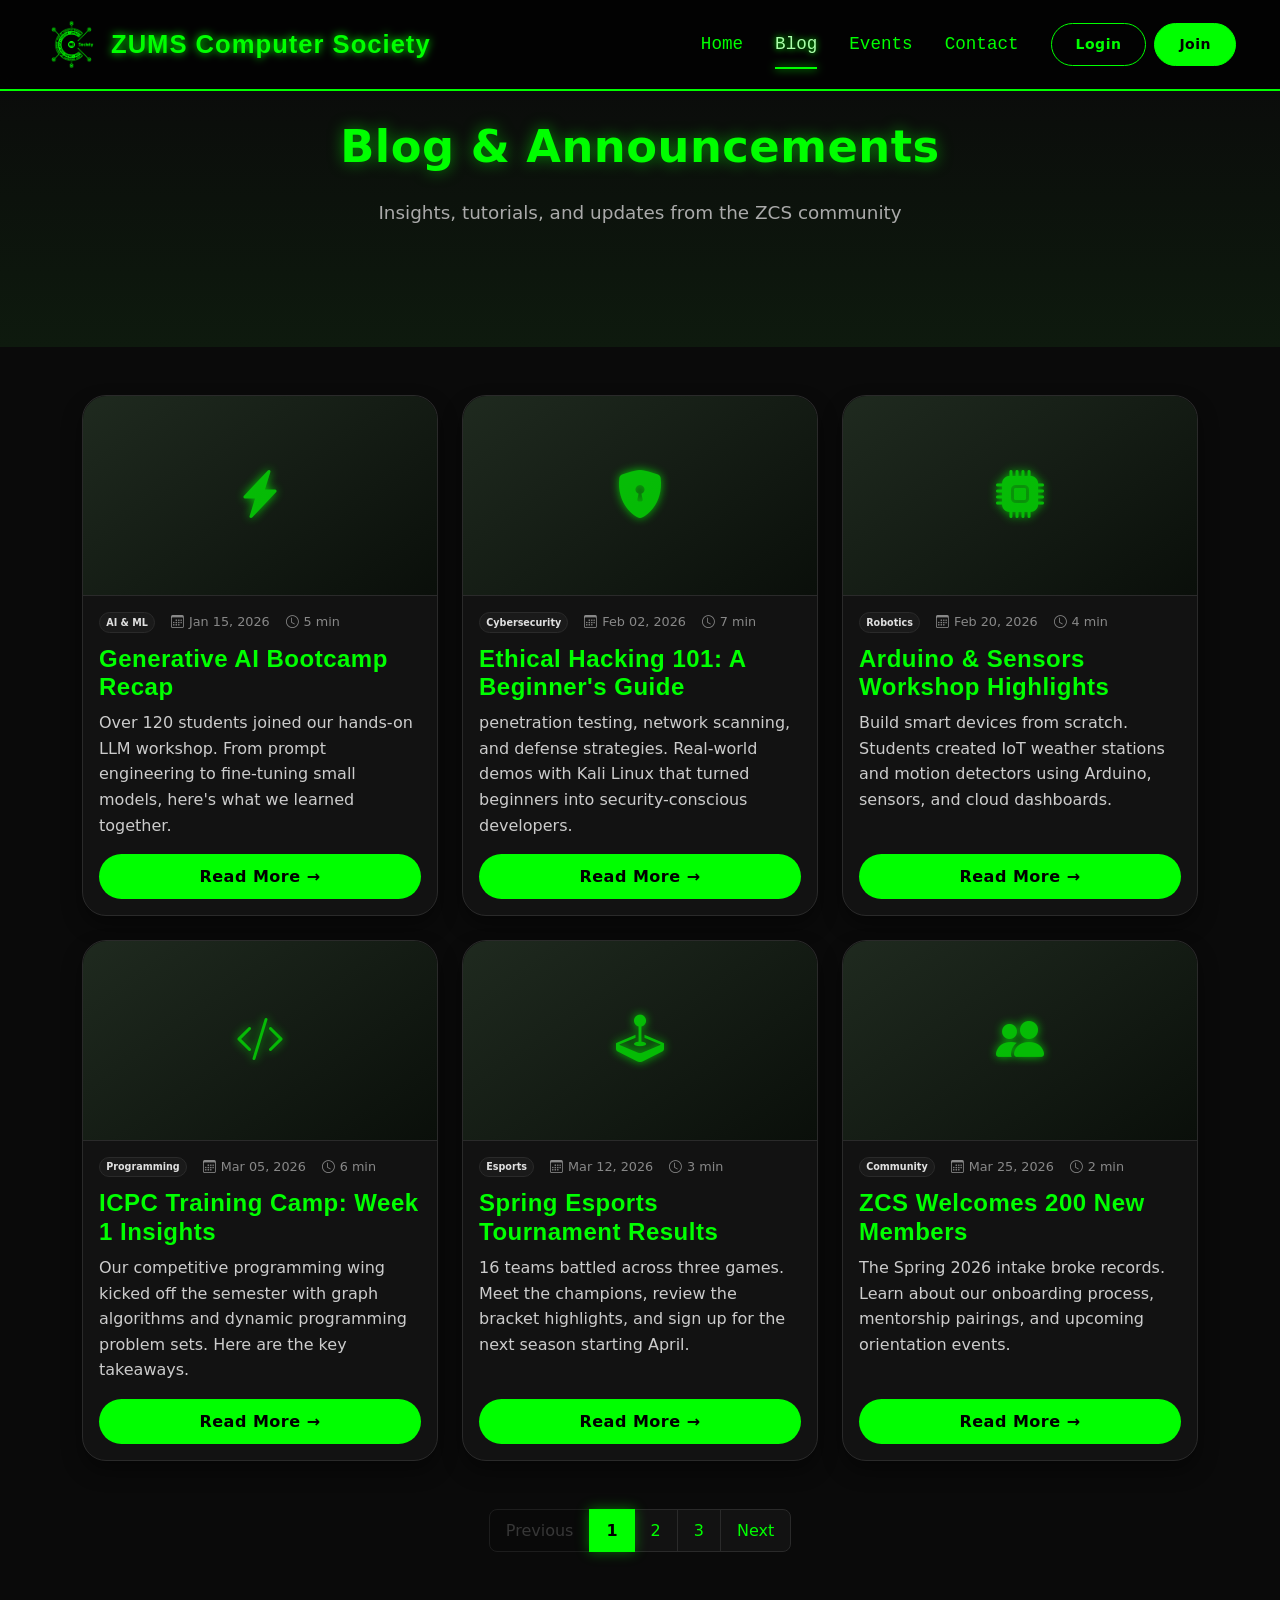
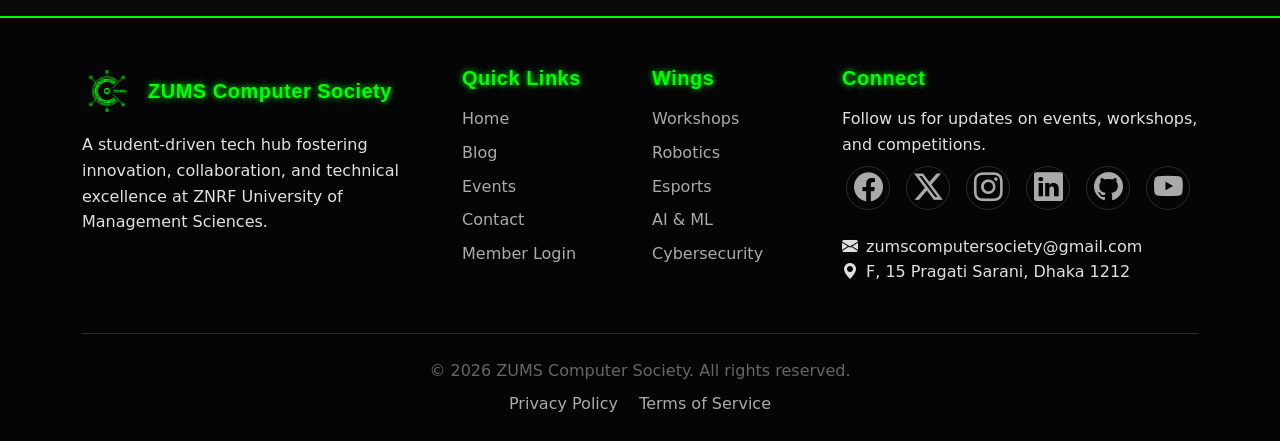
<file: blog.html>
<!DOCTYPE html>
<html lang="en">
<head>
  <meta charset="UTF-8">
  <meta name="viewport" content="width=device-width, initial-scale=1.0, viewport-fit=cover">
  <meta name="description" content="Latest news, technical articles, and announcements from ZUMS Computer Society. Stay updated on workshops, competitions, and community highlights.">
  <meta name="keywords" content="ZCS blog, tech articles, programming tutorials, AI news, cybersecurity updates, student tech news">
  <meta name="author" content="ZUMS Computer Society">
  <meta name="theme-color" content="#00ff00">
  <title>Blog & News | ZUMS Computer Society</title>
  <!-- Bootstrap 5 CSS -->
  <link href="https://cdn.jsdelivr.net/npm/bootstrap@5.3.3/dist/css/bootstrap.min.css" rel="stylesheet">
  <!-- Bootstrap Icons -->
  <link href="https://cdn.jsdelivr.net/npm/bootstrap-icons@1.11.3/font/bootstrap-icons.css" rel="stylesheet">
  <!-- Custom Theme CSS -->
  <link rel="stylesheet" href="style.css">
  <link rel="shortcut icon" href="zcs-logo-transparent.png" type="image/png">
</head>
<body class="d-flex flex-column min-vh-100">

  <canvas id="pointerCanvas"></canvas>

  <!-- ===== NAVBAR ===== -->
  <nav class="navbar navbar-expand-lg fixed-top">
    <div class="container-fluid">
      <a class="navbar-brand" href="index.html">
        <img src="zcs-logo-transparent.png" alt="ZCS Logo" onerror="this.src='https://placehold.co/60x60/0a0a0a/00ff00?text=ZCS'">
        <span>ZUMS Computer Society</span>
      </a>
      <button class="navbar-toggler" type="button" data-bs-toggle="collapse" data-bs-target="#mainNavbar" aria-controls="mainNavbar" aria-expanded="false" aria-label="Toggle navigation">
        <span class="navbar-toggler-icon"></span>
      </button>
      <div class="collapse navbar-collapse" id="mainNavbar">
        <ul class="navbar-nav ms-auto mb-2 mb-lg-0 align-items-lg-center">
          <li class="nav-item"><a class="nav-link" href="index.html">Home</a></li>
          <li class="nav-item"><a class="nav-link active" href="blog.html" aria-current="page">Blog</a></li>
          <li class="nav-item"><a class="nav-link" href="events.html">Events</a></li>
          <li class="nav-item"><a class="nav-link" href="contact.html">Contact</a></li>
          <li class="nav-item ms-lg-3 mt-2 mt-lg-0">
            <a class="btn btn-outline-primary btn-sm" href="login.html">Login</a>
          </li>
          <li class="nav-item ms-lg-2 mt-2 mt-lg-0">
            <a class="btn btn-primary btn-sm" href="register.html">Join</a>
          </li>
        </ul>
      </div>
    </div>
  </nav>

  <!-- ===== BLOG HEADER ===== -->
  <section class="py-5 mt-5" style="background:linear-gradient(180deg,#0a0a0a 0%,#0e1a0e 100%);">
    <div class="container py-4 text-center animate-on-scroll">
      <h1 class="section-title">Blog & Announcements</h1>
      <p class="section-subtitle">Insights, tutorials, and updates from the ZCS community</p>
    </div>
  </section>

  <!-- ===== BLOG GRID ===== -->
  <section class="py-5 flex-grow-1">
    <div class="container">
      <div class="row g-4">

        <!-- Post 1 -->
        <div class="col-md-6 col-lg-4 animate-on-scroll">
          <article class="card h-100">
            <div class="blog-thumb-placeholder">
              <span class="thumb-icon"><i class="bi bi-lightning-charge-fill"></i></span>
            </div>
            <div class="card-body d-flex flex-column">
              <div class="blog-meta">
                <span class="badge bg-secondary">AI & ML</span>
                <span><i class="bi bi-calendar3"></i> Jan 15, 2026</span>
                <span><i class="bi bi-clock"></i> 5 min</span>
              </div>
              <h4 class="card-title">Generative AI Bootcamp Recap</h4>
              <p class="card-text flex-grow-1">Over 120 students joined our hands-on LLM workshop. From prompt engineering to fine-tuning small models, here's what we learned together.</p>
              <button class="read-more mt-auto">Read More &rarr;</button>
            </div>
          </article>
        </div>

        <!-- Post 2 -->
        <div class="col-md-6 col-lg-4 animate-on-scroll">
          <article class="card h-100">
            <div class="blog-thumb-placeholder">
              <span class="thumb-icon"><i class="bi bi-shield-lock-fill"></i></span>
            </div>
            <div class="card-body d-flex flex-column">
              <div class="blog-meta">
                <span class="badge bg-secondary">Cybersecurity</span>
                <span><i class="bi bi-calendar3"></i> Feb 02, 2026</span>
                <span><i class="bi bi-clock"></i> 7 min</span>
              </div>
              <h4 class="card-title">Ethical Hacking 101: A Beginner's Guide</h4>
              <p class="card-text flex-grow-1"> penetration testing, network scanning, and defense strategies. Real-world demos with Kali Linux that turned beginners into security-conscious developers.</p>
              <button class="read-more mt-auto">Read More &rarr;</button>
            </div>
          </article>
        </div>

        <!-- Post 3 -->
        <div class="col-md-6 col-lg-4 animate-on-scroll">
          <article class="card h-100">
            <div class="blog-thumb-placeholder">
              <span class="thumb-icon"><i class="bi bi-cpu-fill"></i></span>
            </div>
            <div class="card-body d-flex flex-column">
              <div class="blog-meta">
                <span class="badge bg-secondary">Robotics</span>
                <span><i class="bi bi-calendar3"></i> Feb 20, 2026</span>
                <span><i class="bi bi-clock"></i> 4 min</span>
              </div>
              <h4 class="card-title">Arduino & Sensors Workshop Highlights</h4>
              <p class="card-text flex-grow-1">Build smart devices from scratch. Students created IoT weather stations and motion detectors using Arduino, sensors, and cloud dashboards.</p>
              <button class="read-more mt-auto">Read More &rarr;</button>
            </div>
          </article>
        </div>

        <!-- Post 4 -->
        <div class="col-md-6 col-lg-4 animate-on-scroll">
          <article class="card h-100">
            <div class="blog-thumb-placeholder">
              <span class="thumb-icon"><i class="bi bi-code-slash"></i></span>
            </div>
            <div class="card-body d-flex flex-column">
              <div class="blog-meta">
                <span class="badge bg-secondary">Programming</span>
                <span><i class="bi bi-calendar3"></i> Mar 05, 2026</span>
                <span><i class="bi bi-clock"></i> 6 min</span>
              </div>
              <h4 class="card-title">ICPC Training Camp: Week 1 Insights</h4>
              <p class="card-text flex-grow-1">Our competitive programming wing kicked off the semester with graph algorithms and dynamic programming problem sets. Here are the key takeaways.</p>
              <button class="read-more mt-auto">Read More &rarr;</button>
            </div>
          </article>
        </div>

        <!-- Post 5 -->
        <div class="col-md-6 col-lg-4 animate-on-scroll">
          <article class="card h-100">
            <div class="blog-thumb-placeholder">
              <span class="thumb-icon"><i class="bi bi-joystick"></i></span>
            </div>
            <div class="card-body d-flex flex-column">
              <div class="blog-meta">
                <span class="badge bg-secondary">Esports</span>
                <span><i class="bi bi-calendar3"></i> Mar 12, 2026</span>
                <span><i class="bi bi-clock"></i> 3 min</span>
              </div>
              <h4 class="card-title">Spring Esports Tournament Results</h4>
              <p class="card-text flex-grow-1">16 teams battled across three games. Meet the champions, review the bracket highlights, and sign up for the next season starting April.</p>
              <button class="read-more mt-auto">Read More &rarr;</button>
            </div>
          </article>
        </div>

        <!-- Post 6 -->
        <div class="col-md-6 col-lg-4 animate-on-scroll">
          <article class="card h-100">
            <div class="blog-thumb-placeholder">
              <span class="thumb-icon"><i class="bi bi-people-fill"></i></span>
            </div>
            <div class="card-body d-flex flex-column">
              <div class="blog-meta">
                <span class="badge bg-secondary">Community</span>
                <span><i class="bi bi-calendar3"></i> Mar 25, 2026</span>
                <span><i class="bi bi-clock"></i> 2 min</span>
              </div>
              <h4 class="card-title">ZCS Welcomes 200 New Members</h4>
              <p class="card-text flex-grow-1">The Spring 2026 intake broke records. Learn about our onboarding process, mentorship pairings, and upcoming orientation events.</p>
              <button class="read-more mt-auto">Read More &rarr;</button>
            </div>
          </article>
        </div>

      </div>

      <!-- Pagination -->
      <nav class="mt-5" aria-label="Blog pagination">
        <ul class="pagination justify-content-center">
          <li class="page-item disabled"><a class="page-link" href="#" tabindex="-1" aria-disabled="true">Previous</a></li>
          <li class="page-item active" aria-current="page"><a class="page-link" href="#">1</a></li>
          <li class="page-item"><a class="page-link" href="#">2</a></li>
          <li class="page-item"><a class="page-link" href="#">3</a></li>
          <li class="page-item"><a class="page-link" href="#">Next</a></li>
        </ul>
      </nav>
    </div>
  </section>

  <!-- ===== FOOTER ===== -->
  <footer class="site-footer mt-auto">
    <div class="container">
      <div class="row g-4">
        <div class="col-lg-4">
          <div class="d-flex align-items-center gap-3 mb-3">
            <img src="zcs-logo-transparent.png" alt="ZCS Logo" height="50" onerror="this.src='https://placehold.co/50x50/0a0a0a/00ff00?text=ZCS'">
            <h5 class="mb-0">ZUMS Computer Society</h5>
          </div>
          <p class="text">A student-driven tech hub fostering innovation, collaboration, and technical excellence at ZNRF University of Management Sciences.</p>
        </div>
        <div class="col-lg-2 col-md-4">
          <h5>Quick Links</h5>
          <a href="index.html">Home</a>
          <a href="blog.html">Blog</a>
          <a href="forms.html">Events</a>
          <a href="contact.html">Contact</a>
          <a href="login.html">Member Login</a>
        </div>
        <div class="col-lg-2 col-md-4">
          <h5>Wings</h5>
          <a href="index.html#workshops-wing">Workshops</a>
          <a href="index.html#robotics">Robotics</a>
          <a href="index.html#esports">Esports</a>
          <a href="index.html#ai">AI &amp; ML</a>
          <a href="index.html#cybersecurity">Cybersecurity</a>
        </div>
        <div class="col-lg-4 col-md-4">
          <h5>Connect</h5>
          <p class="text mb-2">Follow us for updates on events, workshops, and competitions.</p>
          <div class="d-flex gap-2">
            <a href="#" class="social-icon" aria-label="Facebook"><i class="bi bi-facebook"></i></a>
            <a href="#" class="social-icon" aria-label="Twitter / X"><i class="bi bi-twitter-x"></i></a>
            <a href="#" class="social-icon" aria-label="Instagram"><i class="bi bi-instagram"></i></a>
            <a href="#" class="social-icon" aria-label="LinkedIn"><i class="bi bi-linkedin"></i></a>
            <a href="#" class="social-icon" aria-label="GitHub"><i class="bi bi-github"></i></a>
            <a href="#" class="social-icon" aria-label="YouTube"><i class="bi bi-youtube"></i></a>
          </div>
          <p class="text mt-3 mb-0"><i class="bi bi-envelope-fill me-2"></i>zumscomputersociety@gmail.com</p>
          <p class="text"><i class="bi bi-geo-alt-fill me-2"></i>F, 15 Pragati Sarani, Dhaka 1212</p>
        </div>
      </div>
      <div class="footer-bottom">
        <p class="mb-0">&copy; <span class="year-update">2026</span> ZUMS Computer Society. All rights reserved.</p>
        <div class="mt-2">
          <a href="privacy-policy.html" class="d-inline me-3">Privacy Policy</a>
          <a href="terms.html" class="d-inline">Terms of Service</a>
        </div>
      </div>
    </div>
  </footer>

  <script src="https://cdn.jsdelivr.net/npm/bootstrap@5.3.3/dist/js/bootstrap.bundle.min.js"></script>
  <script src="script.js"></script>
</body>
</html>
</file>
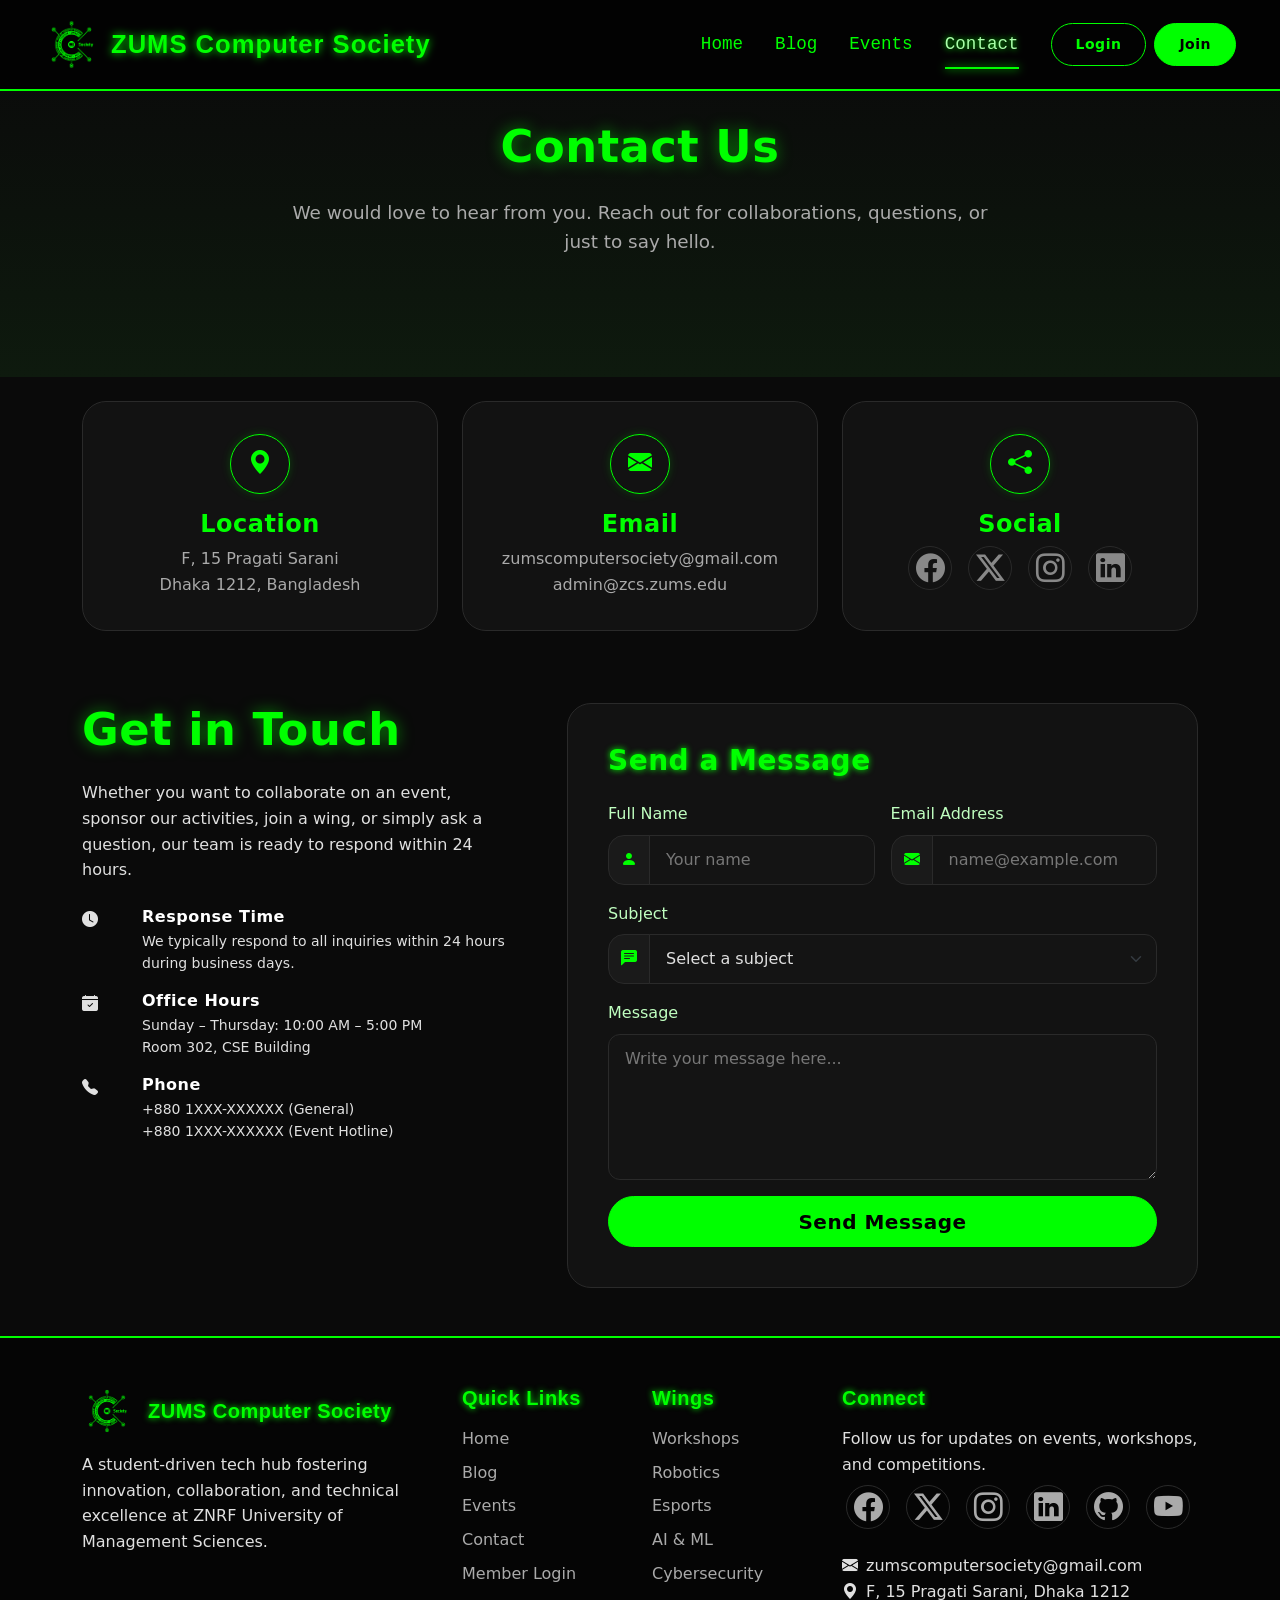
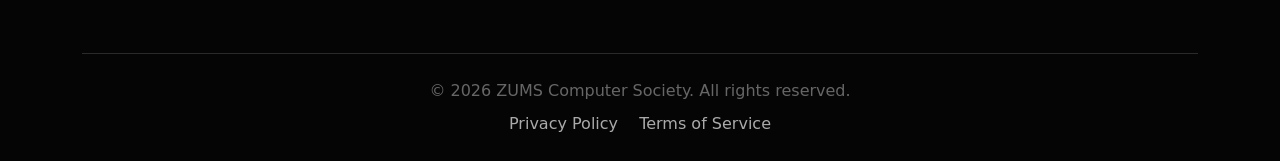
<file: contact.html>
<!DOCTYPE html>
<html lang="en">
<head>
  <meta charset="UTF-8">
  <meta name="viewport" content="width=device-width, initial-scale=1.0, viewport-fit=cover">
  <meta name="description" content="Contact ZUMS Computer Society. Reach out for collaborations, event inquiries, membership questions, or general feedback.">
  <meta name="keywords" content="ZCS contact, ZUMS Computer Society email, tech club contact, student organization">
  <meta name="author" content="ZUMS Computer Society">
  <meta name="theme-color" content="#00ff00">
  <title>Contact | ZUMS Computer Society</title>
  <!-- Bootstrap 5 CSS -->
  <link href="https://cdn.jsdelivr.net/npm/bootstrap@5.3.3/dist/css/bootstrap.min.css" rel="stylesheet">
  <!-- Bootstrap Icons -->
  <link href="https://cdn.jsdelivr.net/npm/bootstrap-icons@1.11.3/font/bootstrap-icons.css" rel="stylesheet">
  <!-- Custom Theme CSS -->
  <link rel="stylesheet" href="style.css">
  <link rel="shortcut icon" href="zcs-logo-transparent.png" type="image/png">
</head>
<body class="d-flex flex-column min-vh-100">

  <canvas id="pointerCanvas"></canvas>

  <!-- ===== NAVBAR ===== -->
  <nav class="navbar navbar-expand-lg fixed-top">
    <div class="container-fluid">
      <a class="navbar-brand" href="index.html">
        <img src="zcs-logo-transparent.png" alt="ZCS Logo" onerror="this.src='https://placehold.co/60x60/0a0a0a/00ff00?text=ZCS'">
        <span>ZUMS Computer Society</span>
      </a>
      <button class="navbar-toggler" type="button" data-bs-toggle="collapse" data-bs-target="#mainNavbar" aria-controls="mainNavbar" aria-expanded="false" aria-label="Toggle navigation">
        <span class="navbar-toggler-icon"></span>
      </button>
      <div class="collapse navbar-collapse" id="mainNavbar">
        <ul class="navbar-nav ms-auto mb-2 mb-lg-0 align-items-lg-center">
          <li class="nav-item"><a class="nav-link" href="index.html">Home</a></li>
          <li class="nav-item"><a class="nav-link" href="blog.html">Blog</a></li>
          <li class="nav-item"><a class="nav-link" href="events.html">Events</a></li>
          <li class="nav-item"><a class="nav-link active" href="contact.html" aria-current="page">Contact</a></li>
          <li class="nav-item ms-lg-3 mt-2 mt-lg-0">
            <a class="btn btn-outline-primary btn-sm" href="login.html">Login</a>
          </li>
          <li class="nav-item ms-lg-2 mt-2 mt-lg-0">
            <a class="btn btn-primary btn-sm" href="register.html">Join</a>
          </li>
        </ul>
      </div>
    </div>
  </nav>

  <!-- ===== CONTACT HERO ===== -->
  <section class="py-5 mt-5" style="background:linear-gradient(180deg,#0a0a0a 0%,#0e1a0e 100%);">
    <div class="container py-4 text-center animate-on-scroll">
      <h1 class="section-title">Contact Us</h1>
      <p class="section-subtitle">We would love to hear from you. Reach out for collaborations, questions, or just to say hello.</p>
    </div>
  </section>

  <!-- ===== CONTACT INFO CARDS ===== -->
  <section class="py-4">
    <div class="container">
      <div class="row g-4">
        <div class="col-md-4 animate-on-scroll">
          <div class="contact-info-card h-100">
            <div class="icon-circle"><i class="bi bi-geo-alt-fill"></i></div>
            <h4>Location</h4>
            <p class="mb-0">F, 15 Pragati Sarani<br>Dhaka 1212, Bangladesh</p>
          </div>
        </div>
        <div class="col-md-4 animate-on-scroll">
          <div class="contact-info-card h-100">
            <div class="icon-circle"><i class="bi bi-envelope-fill"></i></div>
            <h4>Email</h4>
            <p class="mb-0">zumscomputersociety@gmail.com<br>admin@zcs.zums.edu</p>
          </div>
        </div>
        <div class="col-md-4 animate-on-scroll">
          <div class="contact-info-card h-100">
            <div class="icon-circle"><i class="bi bi-share-fill"></i></div>
            <h4>Social</h4>
            <div class="d-flex justify-content-center gap-2 mt-2">
              <a href="#" class="social-icon1" aria-label="Facebook"><i class="bi bi-facebook"></i></a>
              <a href="#" class="social-icon1" aria-label="Twitter / X"><i class="bi bi-twitter-x"></i></a>
              <a href="#" class="social-icon1" aria-label="Instagram"><i class="bi bi-instagram"></i></a>
              <a href="#" class="social-icon1" aria-label="LinkedIn"><i class="bi bi-linkedin"></i></a>
            </div>
          </div>
        </div>
      </div>
    </div>
  </section>

  <!-- ===== CONTACT FORM ===== -->
  <section class="py-5 flex-grow-1">
    <div class="container">
      <div class="row g-5 align-items-start">
        <div class="col-lg-5 animate-on-scroll">
          <h2 class="section-title text-start">Get in Touch</h2>
          <p class="text">Whether you want to collaborate on an event, sponsor our activities, join a wing, or simply ask a question, our team is ready to respond within 24 hours.</p>
          <div class="mt-4">
            <div class="d-flex align-items-start gap-3 mb-3">
              <div class="icon-circle flex-shrink-0" style="width:44px;height:44px;font-size:1rem;"><i class="bi bi-clock-fill"></i></div>
              <div>
                <h6 class="text-white mb-1">Response Time</h6>
                <p class="text mb-0 small">We typically respond to all inquiries within 24 hours during business days.</p>
              </div>
            </div>
            <div class="d-flex align-items-start gap-3 mb-3">
              <div class="icon-circle flex-shrink-0" style="width:44px;height:44px;font-size:1rem;"><i class="bi bi-calendar-check-fill"></i></div>
              <div>
                <h6 class="text-white mb-1">Office Hours</h6>
                <p class="text mb-0 small">Sunday – Thursday: 10:00 AM – 5:00 PM<br>Room 302, CSE Building</p>
              </div>
            </div>
            <div class="d-flex align-items-start gap-3">
              <div class="icon-circle flex-shrink-0" style="width:44px;height:44px;font-size:1rem;"><i class="bi bi-telephone-fill"></i></div>
              <div>
                <h6 class="text-white mb-1">Phone</h6>
                <p class="text mb-0 small">+880 1XXX-XXXXXX (General)<br>+880 1XXX-XXXXXX (Event Hotline)</p>
              </div>
            </div>
          </div>
        </div>
        <div class="col-lg-7 animate-on-scroll">
          <div class="form-card">
            <h3>Send a Message</h3>
            <form id="contactForm" novalidate>
              <div class="row g-3">
                <div class="col-md-6">
                  <label for="contactName" class="form-label">Full Name</label>
                  <div class="input-group">
                    <span class="input-group-text"><i class="bi bi-person-fill"></i></span>
                    <input type="text" class="form-control" id="contactName" placeholder="Your name" required>
                  </div>
                </div>
                <div class="col-md-6">
                  <label for="contactEmail" class="form-label">Email Address</label>
                  <div class="input-group">
                    <span class="input-group-text"><i class="bi bi-envelope-fill"></i></span>
                    <input type="email" class="form-control" id="contactEmail" placeholder="name@example.com" required>
                  </div>
                </div>
                <div class="col-12">
                  <label for="contactSubject" class="form-label">Subject</label>
                  <div class="input-group">
                    <span class="input-group-text"><i class="bi bi-chat-left-text-fill"></i></span>
                    <select class="form-select" id="contactSubject" required>
                      <option value="" selected disabled>Select a subject</option>
                      <option value="general">General Inquiry</option>
                      <option value="event">Event & Collaboration</option>
                      <option value="membership">Membership Question</option>
                      <option value="sponsorship">Sponsorship</option>
                      <option value="feedback">Feedback</option>
                      <option value="other">Other</option>
                    </select>
                  </div>
                </div>
                <div class="col-12">
                  <label for="contactMessage" class="form-label">Message</label>
                  <textarea class="form-control" id="contactMessage" rows="5" placeholder="Write your message here..." required></textarea>
                </div>
                <div class="col-12 d-grid">
                  <button type="submit" class="btn btn-primary btn-lg">Send Message</button>
                </div>
              </div>
            </form>
          </div>
        </div>
      </div>
    </div>
  </section>

  <!-- ===== FOOTER ===== -->
  <footer class="site-footer mt-auto">
    <div class="container">
      <div class="row g-4">
        <div class="col-lg-4">
          <div class="d-flex align-items-center gap-3 mb-3">
            <img src="zcs-logo-transparent.png" alt="ZCS Logo" height="50" onerror="this.src='https://placehold.co/50x50/0a0a0a/00ff00?text=ZCS'">
            <h5 class="mb-0">ZUMS Computer Society</h5>
          </div>
          <p class="text">A student-driven tech hub fostering innovation, collaboration, and technical excellence at ZNRF University of Management Sciences.</p>
        </div>
        <div class="col-lg-2 col-md-4">
          <h5>Quick Links</h5>
          <a href="index.html">Home</a>
          <a href="blog.html">Blog</a>
          <a href="forms.html">Events</a>
          <a href="contact.html">Contact</a>
          <a href="login.html">Member Login</a>
        </div>
        <div class="col-lg-2 col-md-4">
          <h5>Wings</h5>
          <a href="index.html#workshops-wing">Workshops</a>
          <a href="index.html#robotics">Robotics</a>
          <a href="index.html#esports">Esports</a>
          <a href="index.html#ai">AI &amp; ML</a>
          <a href="index.html#cybersecurity">Cybersecurity</a>
        </div>
        <div class="col-lg-4 col-md-4">
          <h5>Connect</h5>
          <p class="text mb-2">Follow us for updates on events, workshops, and competitions.</p>
          <div class="d-flex gap-2">
            <a href="#" class="social-icon" aria-label="Facebook"><i class="bi bi-facebook"></i></a>
            <a href="#" class="social-icon" aria-label="Twitter / X"><i class="bi bi-twitter-x"></i></a>
            <a href="#" class="social-icon" aria-label="Instagram"><i class="bi bi-instagram"></i></a>
            <a href="#" class="social-icon" aria-label="LinkedIn"><i class="bi bi-linkedin"></i></a>
            <a href="#" class="social-icon" aria-label="GitHub"><i class="bi bi-github"></i></a>
            <a href="#" class="social-icon" aria-label="YouTube"><i class="bi bi-youtube"></i></a>
          </div>
          <p class="text mt-3 mb-0"><i class="bi bi-envelope-fill me-2"></i>zumscomputersociety@gmail.com</p>
          <p class="text"><i class="bi bi-geo-alt-fill me-2"></i>F, 15 Pragati Sarani, Dhaka 1212</p>
        </div>
      </div>
      <div class="footer-bottom">
        <p class="mb-0">&copy; <span class="year-update">2026</span> ZUMS Computer Society. All rights reserved.</p>
        <div class="mt-2">
          <a href="privacy-policy.html" class="d-inline me-3">Privacy Policy</a>
          <a href="terms.html" class="d-inline">Terms of Service</a>
        </div>
      </div>
    </div>
  </footer>

  <script src="https://cdn.jsdelivr.net/npm/bootstrap@5.3.3/dist/js/bootstrap.bundle.min.js"></script>
  <script src="script.js"></script>
</body>
</html>
</file>
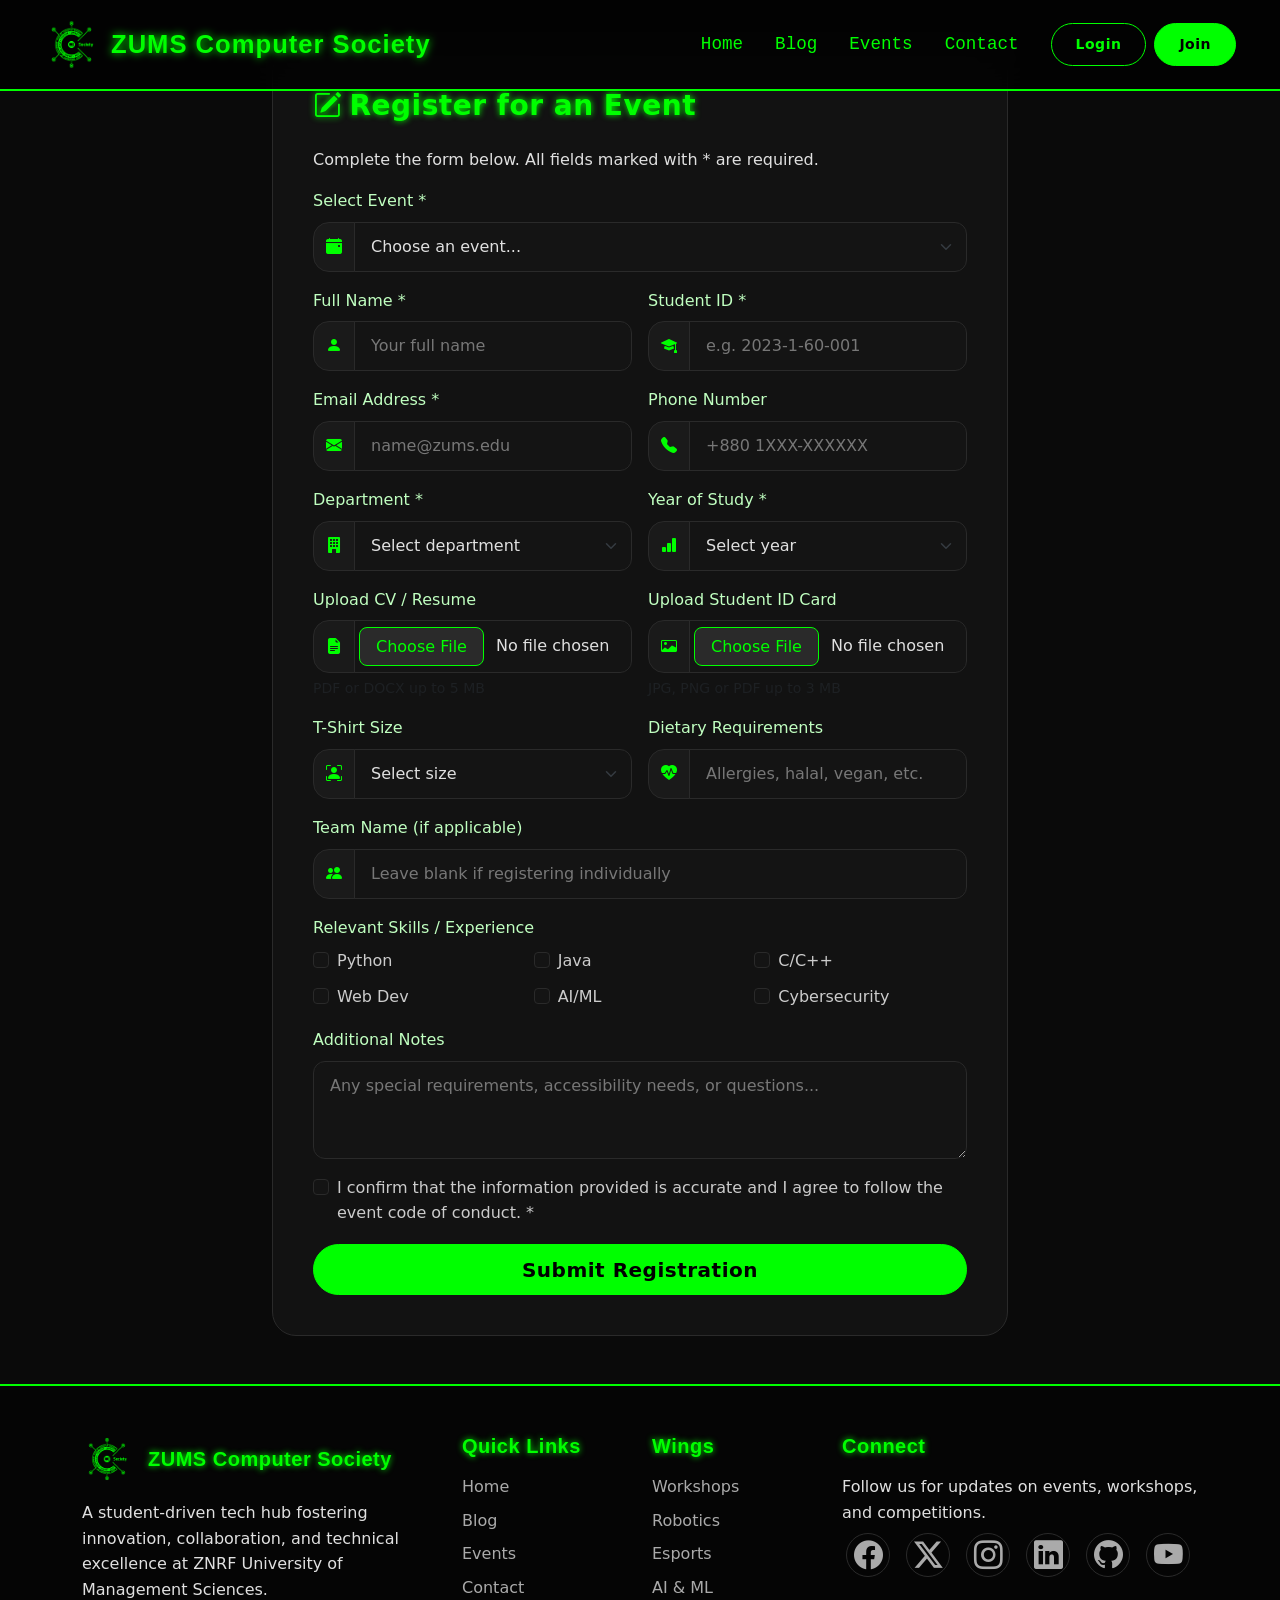
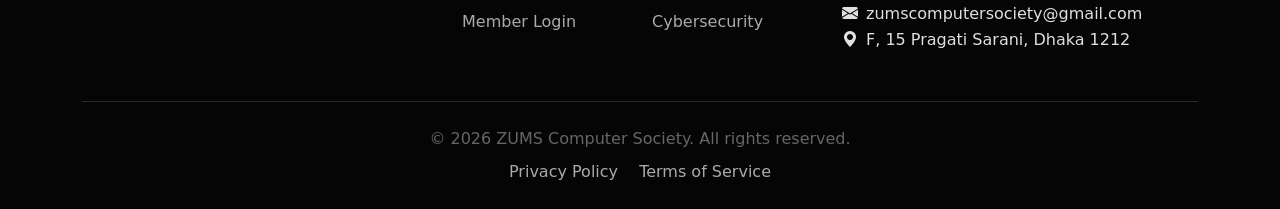
<file: event-registration.html>
<!DOCTYPE html>
<html lang="en">
<head>
  <meta charset="UTF-8">
  <meta name="viewport" content="width=device-width, initial-scale=1.0, viewport-fit=cover">
  <meta name="description" content="Event registration forms for ZUMS Computer Society. Register for hackathons, workshops, competitions, and training sessions.">
  <meta name="keywords" content="ZCS event registration, hackathon signup, workshop registration, tech event forms">
  <meta name="author" content="ZUMS Computer Society">
  <meta name="theme-color" content="#00ff00">
  <title>Event Registration | ZUMS Computer Society</title>
  <!-- Bootstrap 5 CSS -->
  <link href="https://cdn.jsdelivr.net/npm/bootstrap@5.3.3/dist/css/bootstrap.min.css" rel="stylesheet">
  <!-- Bootstrap Icons -->
  <link href="https://cdn.jsdelivr.net/npm/bootstrap-icons@1.11.3/font/bootstrap-icons.css" rel="stylesheet">
  <!-- Custom Theme CSS -->
  <link rel="stylesheet" href="style.css">
  <link rel="shortcut icon" href="zcs-logo-transparent.png" type="image/png">
</head>
<body class="d-flex flex-column min-vh-100">

  <canvas id="pointerCanvas"></canvas>

  <!-- ===== NAVBAR ===== -->
  <nav class="navbar navbar-expand-lg fixed-top">
    <div class="container-fluid">
      <a class="navbar-brand" href="index.html">
        <img src="zcs-logo-transparent.png" alt="ZCS Logo" onerror="this.src='https://placehold.co/60x60/0a0a0a/00ff00?text=ZCS'">
        <span>ZUMS Computer Society</span>
      </a>
      <button class="navbar-toggler" type="button" data-bs-toggle="collapse" data-bs-target="#mainNavbar" aria-controls="mainNavbar" aria-expanded="false" aria-label="Toggle navigation">
        <span class="navbar-toggler-icon"></span>
      </button>
      <div class="collapse navbar-collapse" id="mainNavbar">
        <ul class="navbar-nav ms-auto mb-2 mb-lg-0 align-items-lg-center">
          <li class="nav-item"><a class="nav-link" href="index.html">Home</a></li>
          <li class="nav-item"><a class="nav-link" href="blog.html">Blog</a></li>
          <li class="nav-item"><a class="nav-link active" href="forms.html" aria-current="page">Events</a></li>
          <li class="nav-item"><a class="nav-link" href="contact.html">Contact</a></li>
          <li class="nav-item ms-lg-3 mt-2 mt-lg-0">
            <a class="btn btn-outline-primary btn-sm" href="login.html">Login</a>
          </li>
          <li class="nav-item ms-lg-2 mt-2 mt-lg-0">
            <a class="btn btn-primary btn-sm" href="register.html">Join</a>
          </li>
        </ul>
      </div>
    </div>
  </nav>

<!-- ===== REGISTRATION FORM ===== -->
  <section class="py-5 flex-grow-1" id="eventRegForm">
    <div class="container">
      <div class="row justify-content-center">
        <div class="col-lg-8 animate-on-scroll">
          <div class="form-card">
            <h3><i class="bi bi-pencil-square me-2"></i>Register for an Event</h3>
            <p class="text">Complete the form below. All fields marked with * are required.</p>
            <form id="eventRegForm" novalidate>
              <div class="row g-3">
                <!-- Event Selection -->
                <div class="col-12">
                  <label for="eventSelect" class="form-label">Select Event *</label>
                  <div class="input-group">
                    <span class="input-group-text"><i class="bi bi-calendar-event-fill"></i></span>
                    <select class="form-select" id="eventSelect" required>
                      <option value="" selected disabled>Choose an event...</option>
                      <option value="hackathon">Spring Hackathon 2026</option>
                      <option value="ctf">CyberSec Capture The Flag</option>
                      <option value="ai-bootcamp">AI & ML Bootcamp — April</option>
                      <option value="robotics">Robotics Sprint Weekend</option>
                      <option value="esports">Spring Esports Tournament</option>
                    </select>
                  </div>
                </div>
                <!-- Personal Info -->
                <div class="col-md-6">
                  <label for="eventFullName" class="form-label">Full Name *</label>
                  <div class="input-group">
                    <span class="input-group-text"><i class="bi bi-person-fill"></i></span>
                    <input type="text" class="form-control" id="eventFullName" placeholder="Your full name" required>
                  </div>
                </div>
                <div class="col-md-6">
                  <label for="eventStudentId" class="form-label">Student ID *</label>
                  <div class="input-group">
                    <span class="input-group-text"><i class="bi bi-mortarboard-fill"></i></span>
                    <input type="text" class="form-control" id="eventStudentId" placeholder="e.g. 2023-1-60-001" required>
                  </div>
                </div>
                <div class="col-md-6">
                  <label for="eventEmail" class="form-label">Email Address *</label>
                  <div class="input-group">
                    <span class="input-group-text"><i class="bi bi-envelope-fill"></i></span>
                    <input type="email" class="form-control" id="eventEmail" placeholder="name@zums.edu" required>
                  </div>
                </div>
                <div class="col-md-6">
                  <label for="eventPhone" class="form-label">Phone Number</label>
                  <div class="input-group">
                    <span class="input-group-text"><i class="bi bi-telephone-fill"></i></span>
                    <input type="tel" class="form-control" id="eventPhone" placeholder="+880 1XXX-XXXXXX">
                  </div>
                </div>
                <div class="col-md-6">
                  <label for="eventDepartment" class="form-label">Department *</label>
                  <div class="input-group">
                    <span class="input-group-text"><i class="bi bi-building-fill"></i></span>
                    <select class="form-select" id="eventDepartment" required>
                      <option value="" selected disabled>Select department</option>
                      <option value="cse">Computer Science & Engineering</option>
                      <option value="eee">Electrical & Electronic Engineering</option>
                      <option value="software">Software Engineering</option>
                      <option value="data">Data Science</option>
                      <option value="it">Information Technology</option>
                      <option value="other">Other</option>
                    </select>
                  </div>
                </div>
                <div class="col-md-6">
                  <label for="eventYear" class="form-label">Year of Study *</label>
                  <div class="input-group">
                    <span class="input-group-text"><i class="bi bi-bar-chart-fill"></i></span>
                    <select class="form-select" id="eventYear" required>
                      <option value="" selected disabled>Select year</option>
                      <option value="1">1st Year</option>
                      <option value="2">2nd Year</option>
                      <option value="3">3rd Year</option>
                      <option value="4">4th Year</option>
                      <option value="grad">Graduate</option>
                    </select>
                  </div>
                </div>
                <!-- File Uploads -->
                <div class="col-md-6">
                  <label for="eventCV" class="form-label">Upload CV / Resume</label>
                  <div class="input-group">
                    <span class="input-group-text"><i class="bi bi-file-earmark-text-fill"></i></span>
                    <input type="file" class="form-control" id="eventCV" accept=".pdf,.doc,.docx">
                  </div>
                  <div class="form-text">PDF or DOCX up to 5 MB</div>
                </div>
                <div class="col-md-6">
                  <label for="eventID" class="form-label">Upload Student ID Card</label>
                  <div class="input-group">
                    <span class="input-group-text"><i class="bi bi-card-image"></i></span>
                    <input type="file" class="form-control" id="eventID" accept=".jpg,.jpeg,.png,.pdf">
                  </div>
                  <div class="form-text">JPG, PNG or PDF up to 3 MB</div>
                </div>
                <!-- T-shirt & Dietary -->
                <div class="col-md-6">
                  <label for="eventTshirt" class="form-label">T-Shirt Size</label>
                  <div class="input-group">
                    <span class="input-group-text"><i class="bi bi-person-bounding-box"></i></span>
                    <select class="form-select" id="eventTshirt">
                      <option value="" selected disabled>Select size</option>
                      <option value="S">S</option>
                      <option value="M">M</option>
                      <option value="L">L</option>
                      <option value="XL">XL</option>
                      <option value="XXL">XXL</option>
                    </select>
                  </div>
                </div>
                <div class="col-md-6">
                  <label for="eventDietary" class="form-label">Dietary Requirements</label>
                  <div class="input-group">
                    <span class="input-group-text"><i class="bi bi-heart-pulse-fill"></i></span>
                    <input type="text" class="form-control" id="eventDietary" placeholder="Allergies, halal, vegan, etc.">
                  </div>
                </div>
                <!-- Team Info (conditional) -->
                <div class="col-12">
                  <label for="eventTeamName" class="form-label">Team Name (if applicable)</label>
                  <div class="input-group">
                    <span class="input-group-text"><i class="bi bi-people-fill"></i></span>
                    <input type="text" class="form-control" id="eventTeamName" placeholder="Leave blank if registering individually">
                  </div>
                </div>
                <!-- Experience -->
                <div class="col-12">
                  <label class="form-label">Relevant Skills / Experience</label>
                  <div class="row g-2">
                    <div class="col-sm-4 col-6">
                      <div class="form-check">
                        <input class="form-check-input" type="checkbox" id="skillPython" value="python">
                        <label class="form-check-label" for="skillPython">Python</label>
                      </div>
                    </div>
                    <div class="col-sm-4 col-6">
                      <div class="form-check">
                        <input class="form-check-input" type="checkbox" id="skillJava" value="java">
                        <label class="form-check-label" for="skillJava">Java</label>
                      </div>
                    </div>
                    <div class="col-sm-4 col-6">
                      <div class="form-check">
                        <input class="form-check-input" type="checkbox" id="skillC" value="c">
                        <label class="form-check-label" for="skillC">C/C++</label>
                      </div>
                    </div>
                    <div class="col-sm-4 col-6">
                      <div class="form-check">
                        <input class="form-check-input" type="checkbox" id="skillWeb" value="web">
                        <label class="form-check-label" for="skillWeb">Web Dev</label>
                      </div>
                    </div>
                    <div class="col-sm-4 col-6">
                      <div class="form-check">
                        <input class="form-check-input" type="checkbox" id="skillAI" value="ai">
                        <label class="form-check-label" for="skillAI">AI/ML</label>
                      </div>
                    </div>
                    <div class="col-sm-4 col-6">
                      <div class="form-check">
                        <input class="form-check-input" type="checkbox" id="skillSecurity" value="security">
                        <label class="form-check-label" for="skillSecurity">Cybersecurity</label>
                      </div>
                    </div>
                  </div>
                </div>
                <!-- Additional Notes -->
                <div class="col-12">
                  <label for="eventNotes" class="form-label">Additional Notes</label>
                  <textarea class="form-control" id="eventNotes" rows="3" placeholder="Any special requirements, accessibility needs, or questions..."></textarea>
                </div>
                <!-- Terms -->
                <div class="col-12">
                  <div class="form-check">
                    <input class="form-check-input" type="checkbox" id="eventAgree" required>
                    <label class="form-check-label" for="eventAgree">
                      I confirm that the information provided is accurate and I agree to follow the event code of conduct. *
                    </label>
                  </div>
                </div>
                <div class="col-12 d-grid">
                  <button type="submit" class="btn btn-primary btn-lg">Submit Registration</button>
                </div>
              </div>
            </form>
          </div>
        </div>
      </div>
    </div>
  </section>


  <!-- ===== FOOTER ===== -->
  <footer class="site-footer mt-auto">
    <div class="container">
      <div class="row g-4">
        <div class="col-lg-4">
          <div class="d-flex align-items-center gap-3 mb-3">
            <img src="zcs-logo-transparent.png" alt="ZCS Logo" height="50" onerror="this.src='https://placehold.co/50x50/0a0a0a/00ff00?text=ZCS'">
            <h5 class="mb-0">ZUMS Computer Society</h5>
          </div>
          <p class="text">A student-driven tech hub fostering innovation, collaboration, and technical excellence at ZNRF University of Management Sciences.</p>
        </div>
        <div class="col-lg-2 col-md-4">
          <h5>Quick Links</h5>
          <a href="index.html">Home</a>
          <a href="blog.html">Blog</a>
          <a href="forms.html">Events</a>
          <a href="contact.html">Contact</a>
          <a href="login.html">Member Login</a>
        </div>
        <div class="col-lg-2 col-md-4">
          <h5>Wings</h5>
          <a href="index.html#workshops-wing">Workshops</a>
          <a href="index.html#robotics">Robotics</a>
          <a href="index.html#esports">Esports</a>
          <a href="index.html#ai">AI &amp; ML</a>
          <a href="index.html#cybersecurity">Cybersecurity</a>
        </div>
        <div class="col-lg-4 col-md-4">
          <h5>Connect</h5>
          <p class="text mb-2">Follow us for updates on events, workshops, and competitions.</p>
          <div class="d-flex gap-2">
            <a href="#" class="social-icon" aria-label="Facebook"><i class="bi bi-facebook"></i></a>
            <a href="#" class="social-icon" aria-label="Twitter / X"><i class="bi bi-twitter-x"></i></a>
            <a href="#" class="social-icon" aria-label="Instagram"><i class="bi bi-instagram"></i></a>
            <a href="#" class="social-icon" aria-label="LinkedIn"><i class="bi bi-linkedin"></i></a>
            <a href="#" class="social-icon" aria-label="GitHub"><i class="bi bi-github"></i></a>
            <a href="#" class="social-icon" aria-label="YouTube"><i class="bi bi-youtube"></i></a>
          </div>
          <p class="text mt-3 mb-0"><i class="bi bi-envelope-fill me-2"></i>zumscomputersociety@gmail.com</p>
          <p class="text"><i class="bi bi-geo-alt-fill me-2"></i>F, 15 Pragati Sarani, Dhaka 1212</p>
        </div>
      </div>
      <div class="footer-bottom">
        <p class="mb-0">&copy; <span class="year-update">2026</span> ZUMS Computer Society. All rights reserved.</p>
        <div class="mt-2">
          <a href="privacy-policy.html" class="d-inline me-3">Privacy Policy</a>
          <a href="terms.html" class="d-inline">Terms of Service</a>
        </div>
      </div>
    </div>
  </footer>

  <script src="https://cdn.jsdelivr.net/npm/bootstrap@5.3.3/dist/js/bootstrap.bundle.min.js"></script>
  <script src="script.js"></script>
</body>
</html>
</file>
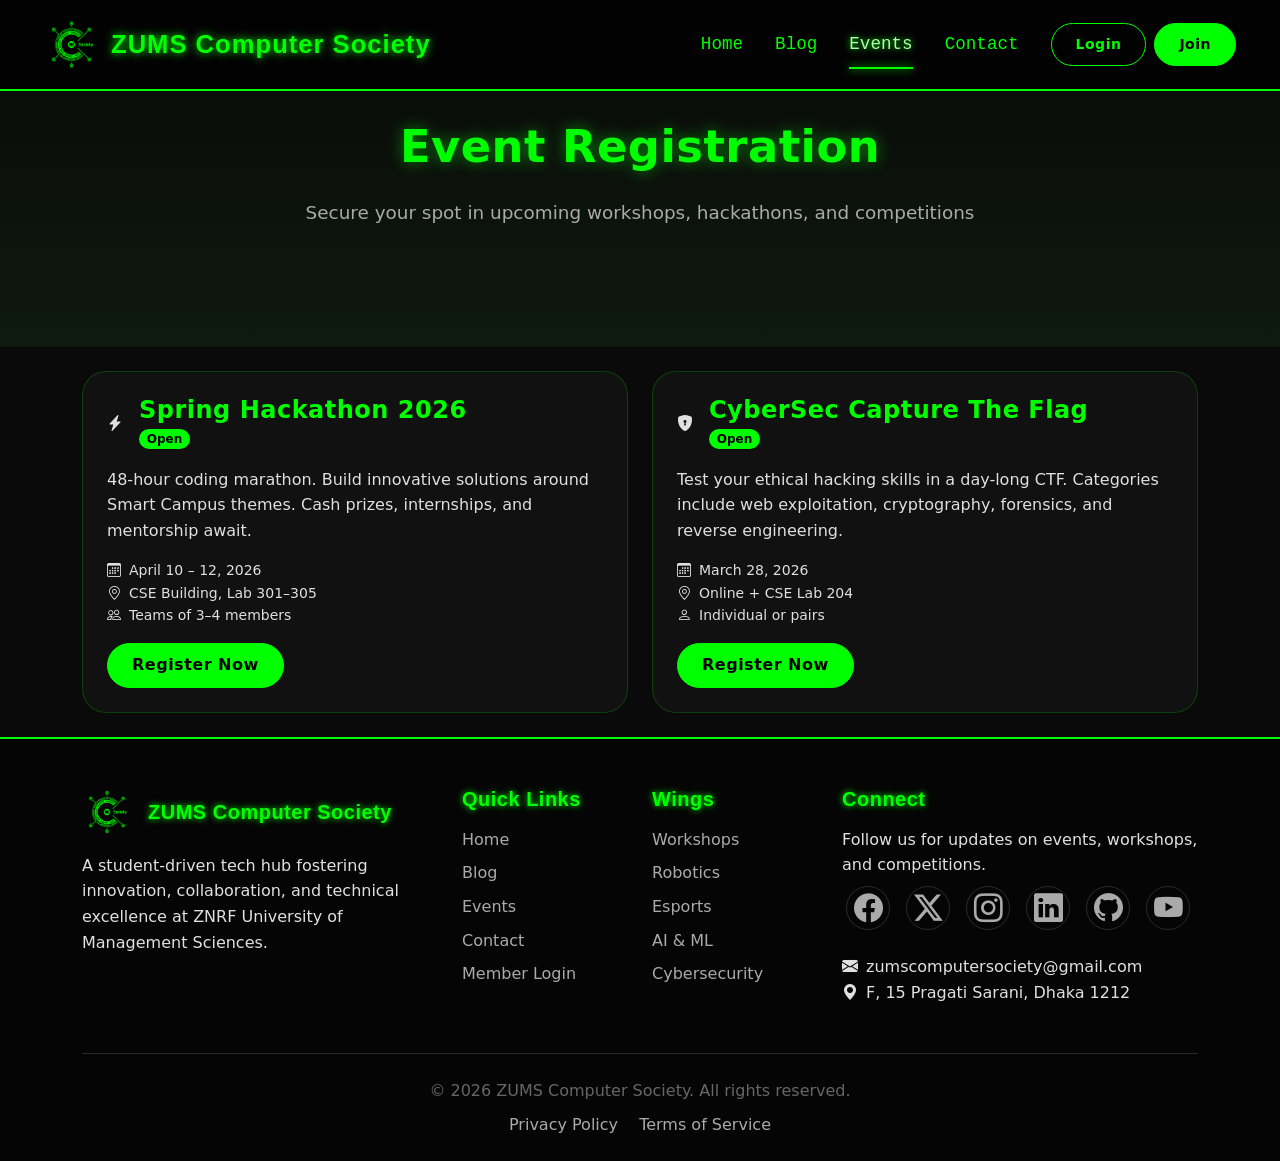
<file: events.html>
<!DOCTYPE html>
<html lang="en">
<head>
  <meta charset="UTF-8">
  <meta name="viewport" content="width=device-width, initial-scale=1.0, viewport-fit=cover">
  <meta name="description" content="Event registration forms for ZUMS Computer Society. Register for hackathons, workshops, competitions, and training sessions.">
  <meta name="keywords" content="ZCS event registration, hackathon signup, workshop registration, tech event forms">
  <meta name="author" content="ZUMS Computer Society">
  <meta name="theme-color" content="#00ff00">
  <title>Event Registration | ZUMS Computer Society</title>
  <!-- Bootstrap 5 CSS -->
  <link href="https://cdn.jsdelivr.net/npm/bootstrap@5.3.3/dist/css/bootstrap.min.css" rel="stylesheet">
  <!-- Bootstrap Icons -->
  <link href="https://cdn.jsdelivr.net/npm/bootstrap-icons@1.11.3/font/bootstrap-icons.css" rel="stylesheet">
  <!-- Custom Theme CSS -->
  <link rel="stylesheet" href="style.css">
  <link rel="shortcut icon" href="zcs-logo-transparent.png" type="image/png">
</head>
<body class="d-flex flex-column min-vh-100">

  <canvas id="pointerCanvas"></canvas>

  <!-- ===== NAVBAR ===== -->
  <nav class="navbar navbar-expand-lg fixed-top">
    <div class="container-fluid">
      <a class="navbar-brand" href="index.html">
        <img src="zcs-logo-transparent.png" alt="ZCS Logo" onerror="this.src='https://placehold.co/60x60/0a0a0a/00ff00?text=ZCS'">
        <span>ZUMS Computer Society</span>
      </a>
      <button class="navbar-toggler" type="button" data-bs-toggle="collapse" data-bs-target="#mainNavbar" aria-controls="mainNavbar" aria-expanded="false" aria-label="Toggle navigation">
        <span class="navbar-toggler-icon"></span>
      </button>
      <div class="collapse navbar-collapse" id="mainNavbar">
        <ul class="navbar-nav ms-auto mb-2 mb-lg-0 align-items-lg-center">
          <li class="nav-item"><a class="nav-link" href="index.html">Home</a></li>
          <li class="nav-item"><a class="nav-link" href="blog.html">Blog</a></li>
          <li class="nav-item"><a class="nav-link active" href="events.html" aria-current="page">Events</a></li>
          <li class="nav-item"><a class="nav-link" href="contact.html">Contact</a></li>
          <li class="nav-item ms-lg-3 mt-2 mt-lg-0">
            <a class="btn btn-outline-primary btn-sm" href="login.html">Login</a>
          </li>
          <li class="nav-item ms-lg-2 mt-2 mt-lg-0">
            <a class="btn btn-primary btn-sm" href="register.html">Join</a>
          </li>
        </ul>
      </div>
    </div>
  </nav>

  <!-- ===== FORMS HERO ===== -->
  <section class="py-5 mt-5" style="background:linear-gradient(180deg,#0a0a0a 0%,#0e1a0e 100%);">
    <div class="container py-4 text-center animate-on-scroll">
      <h1 class="section-title">Event Registration</h1>
      <p class="section-subtitle">Secure your spot in upcoming workshops, hackathons, and competitions</p>
    </div>
  </section>

  <!-- ===== ACTIVE EVENTS LIST ===== -->
  <section class="py-4">
    <div class="container">
      <div class="row g-4">
        <div class="col-md-6 animate-on-scroll">
          <div class="glass-card p-4 h-100">
            <div class="d-flex align-items-center gap-3 mb-3">
              <div class="stat-icon" style="margin-bottom:0;"><i class="bi bi-lightning-charge-fill"></i></div>
              <div>
                <h4 class="mb-0" style="color:var(--neon-green);">Spring Hackathon 2026</h4>
                <span class="badge bg-primary">Open</span>
              </div>
            </div>
            <p class="text">48-hour coding marathon. Build innovative solutions around Smart Campus themes. Cash prizes, internships, and mentorship await.</p>
            <ul class="list-unstyled text small mb-3">
              <li><i class="bi bi-calendar3 me-2"></i>April 10 – 12, 2026</li>
              <li><i class="bi bi-geo-alt me-2"></i>CSE Building, Lab 301–305</li>
              <li><i class="bi bi-people me-2"></i>Teams of 3–4 members</li>
            </ul>
            <a href="#eventRegForm" class="btn btn-primary">Register Now</a>
          </div>
        </div>
        <div class="col-md-6 animate-on-scroll">
          <div class="glass-card p-4 h-100">
            <div class="d-flex align-items-center gap-3 mb-3">
              <div class="stat-icon" style="margin-bottom:0;"><i class="bi bi-shield-lock-fill"></i></div>
              <div>
                <h4 class="mb-0" style="color:var(--neon-green);">CyberSec Capture The Flag</h4>
                <span class="badge bg-primary">Open</span>
              </div>
            </div>
            <p class="text">Test your ethical hacking skills in a day-long CTF. Categories include web exploitation, cryptography, forensics, and reverse engineering.</p>
            <ul class="list-unstyled text small mb-3">
              <li><i class="bi bi-calendar3 me-2"></i>March 28, 2026</li>
              <li><i class="bi bi-geo-alt me-2"></i>Online + CSE Lab 204</li>
              <li><i class="bi bi-person me-2"></i>Individual or pairs</li>
            </ul>
            <a href="#eventRegForm" class="btn btn-primary">Register Now</a>
          </div>
        </div>
      </div>
    </div>
  </section>

  

  <!-- ===== FOOTER ===== -->
  <footer class="site-footer mt-auto">
    <div class="container">
      <div class="row g-4">
        <div class="col-lg-4">
          <div class="d-flex align-items-center gap-3 mb-3">
            <img src="zcs-logo-transparent.png" alt="ZCS Logo" height="50" onerror="this.src='https://placehold.co/50x50/0a0a0a/00ff00?text=ZCS'">
            <h5 class="mb-0">ZUMS Computer Society</h5>
          </div>
          <p class="text">A student-driven tech hub fostering innovation, collaboration, and technical excellence at ZNRF University of Management Sciences.</p>
        </div>
        <div class="col-lg-2 col-md-4">
          <h5>Quick Links</h5>
          <a href="index.html">Home</a>
          <a href="blog.html">Blog</a>
          <a href="forms.html">Events</a>
          <a href="contact.html">Contact</a>
          <a href="login.html">Member Login</a>
        </div>
        <div class="col-lg-2 col-md-4">
          <h5>Wings</h5>
          <a href="index.html#workshops-wing">Workshops</a>
          <a href="index.html#robotics">Robotics</a>
          <a href="index.html#esports">Esports</a>
          <a href="index.html#ai">AI &amp; ML</a>
          <a href="index.html#cybersecurity">Cybersecurity</a>
        </div>
        <div class="col-lg-4 col-md-4">
          <h5>Connect</h5>
          <p class="text mb-2">Follow us for updates on events, workshops, and competitions.</p>
          <div class="d-flex gap-2">
            <a href="#" class="social-icon" aria-label="Facebook"><i class="bi bi-facebook"></i></a>
            <a href="#" class="social-icon" aria-label="Twitter / X"><i class="bi bi-twitter-x"></i></a>
            <a href="#" class="social-icon" aria-label="Instagram"><i class="bi bi-instagram"></i></a>
            <a href="#" class="social-icon" aria-label="LinkedIn"><i class="bi bi-linkedin"></i></a>
            <a href="#" class="social-icon" aria-label="GitHub"><i class="bi bi-github"></i></a>
            <a href="#" class="social-icon" aria-label="YouTube"><i class="bi bi-youtube"></i></a>
          </div>
          <p class="text mt-3 mb-0"><i class="bi bi-envelope-fill me-2"></i>zumscomputersociety@gmail.com</p>
          <p class="text"><i class="bi bi-geo-alt-fill me-2"></i>F, 15 Pragati Sarani, Dhaka 1212</p>
        </div>
      </div>
      <div class="footer-bottom">
        <p class="mb-0">&copy; <span class="year-update">2026</span> ZUMS Computer Society. All rights reserved.</p>
        <div class="mt-2">
          <a href="privacy-policy.html" class="d-inline me-3">Privacy Policy</a>
          <a href="terms.html" class="d-inline">Terms of Service</a>
        </div>
      </div>
    </div>
  </footer>

  <script src="https://cdn.jsdelivr.net/npm/bootstrap@5.3.3/dist/js/bootstrap.bundle.min.js"></script>
  <script src="script.js"></script>
</body>
</html>
</file>
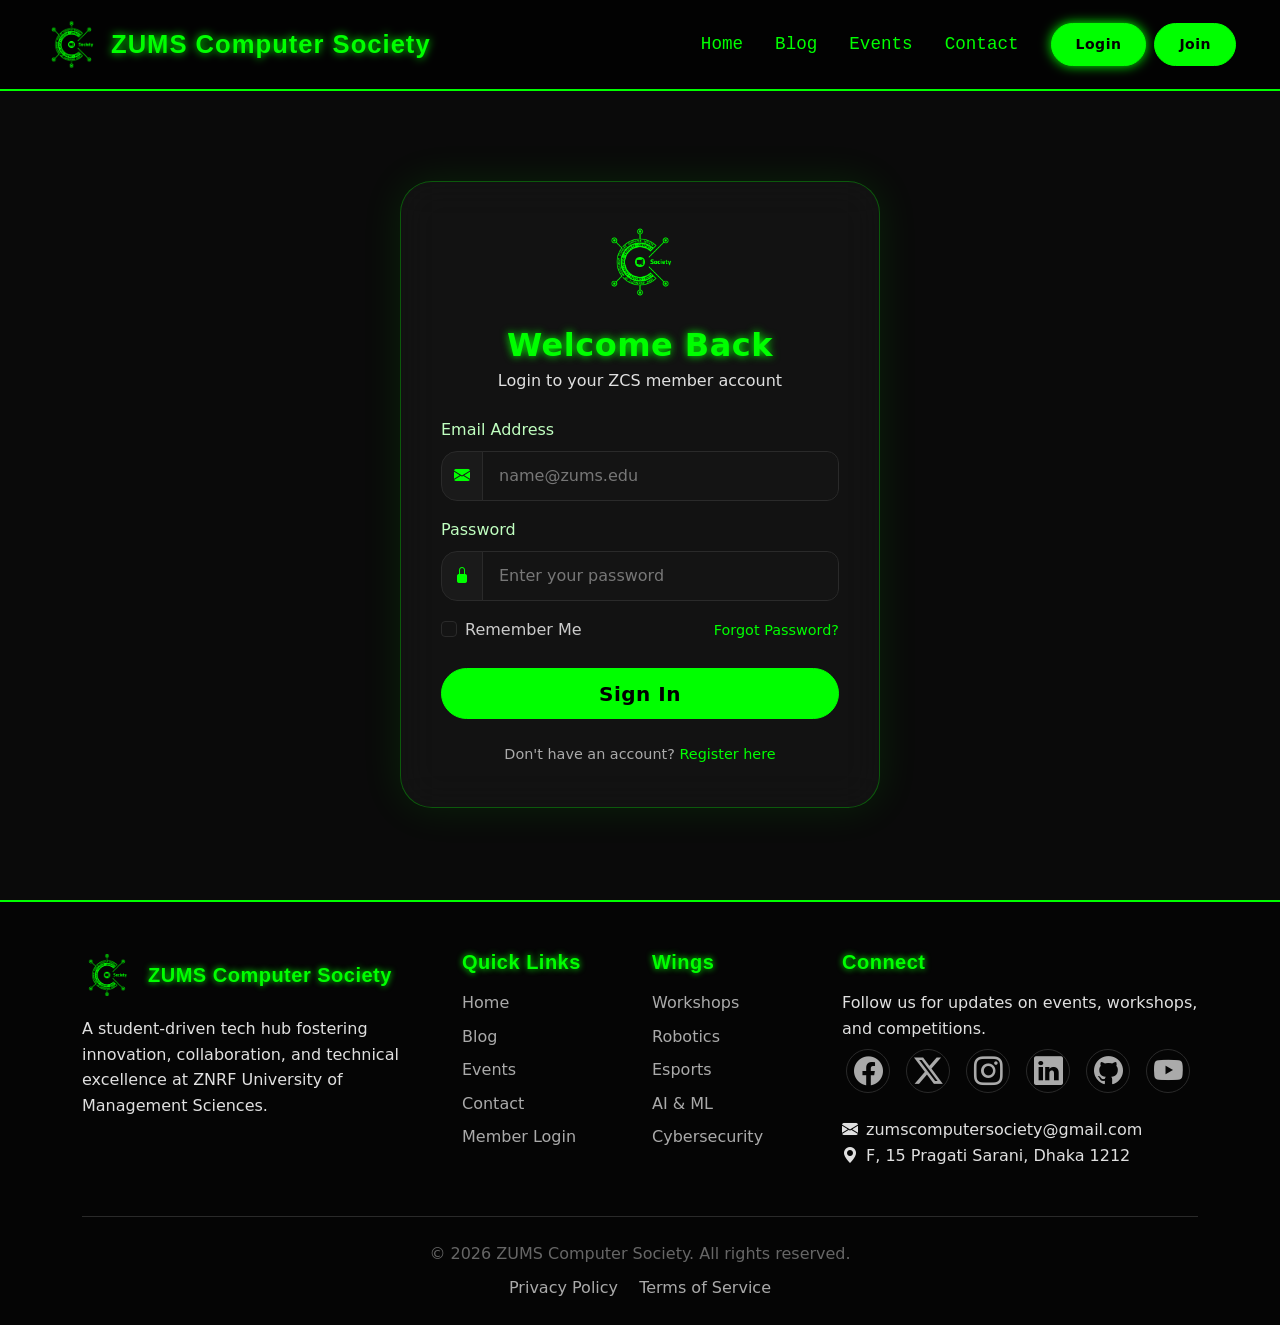
<file: login.html>
<!DOCTYPE html>
<html lang="en">
<head>
  <meta charset="UTF-8">
  <meta name="viewport" content="width=device-width, initial-scale=1.0, viewport-fit=cover">
  <meta name="description" content="Login to your ZUMS Computer Society member account. Access events, workshops, and exclusive resources.">
  <meta name="keywords" content="ZCS login, ZUMS Computer Society, member portal, student login">
  <meta name="author" content="ZUMS Computer Society">
  <meta name="theme-color" content="#00ff00">
  <title>Login | ZUMS Computer Society</title>
  <!-- Bootstrap 5 CSS -->
  <link href="https://cdn.jsdelivr.net/npm/bootstrap@5.3.3/dist/css/bootstrap.min.css" rel="stylesheet">
  <!-- Bootstrap Icons -->
  <link href="https://cdn.jsdelivr.net/npm/bootstrap-icons@1.11.3/font/bootstrap-icons.css" rel="stylesheet">
  <!-- Custom Theme CSS -->
  <link rel="stylesheet" href="style.css">
  <link rel="shortcut icon" href="zcs-logo-transparent.png" type="image/png">
</head>
<body class="d-flex flex-column min-vh-100">

  <canvas id="pointerCanvas"></canvas>

  <!-- ===== NAVBAR ===== -->
  <nav class="navbar navbar-expand-lg fixed-top">
    <div class="container-fluid">
      <a class="navbar-brand" href="index.html">
        <img src="zcs-logo-transparent.png" alt="ZCS Logo" onerror="this.src='https://placehold.co/60x60/0a0a0a/00ff00?text=ZCS'">
        <span>ZUMS Computer Society</span>
      </a>
      <button class="navbar-toggler" type="button" data-bs-toggle="collapse" data-bs-target="#mainNavbar" aria-controls="mainNavbar" aria-expanded="false" aria-label="Toggle navigation">
        <span class="navbar-toggler-icon"></span>
      </button>
      <div class="collapse navbar-collapse" id="mainNavbar">
        <ul class="navbar-nav ms-auto mb-2 mb-lg-0 align-items-lg-center">
          <li class="nav-item"><a class="nav-link" href="index.html">Home</a></li>
          <li class="nav-item"><a class="nav-link" href="blog.html">Blog</a></li>
          <li class="nav-item"><a class="nav-link" href="events.html">Events</a></li>
          <li class="nav-item"><a class="nav-link" href="contact.html">Contact</a></li>
          <li class="nav-item ms-lg-3 mt-2 mt-lg-0">
            <a class="btn btn-outline-primary btn-sm active" href="login.html" aria-current="page">Login</a>
          </li>
          <li class="nav-item ms-lg-2 mt-2 mt-lg-0">
            <a class="btn btn-primary btn-sm" href="register.html">Join</a>
          </li>
        </ul>
      </div>
    </div>
  </nav>

  <!-- ===== LOGIN SECTION ===== -->
  <section class="auth-section flex-grow-1">
    <div class="auth-card animate-on-scroll">
      <div class="auth-logo">
        <img src="zcs-logo-transparent.png" alt="ZCS Logo" onerror="this.src='https://placehold.co/80x80/0a0a0a/00ff00?text=ZCS'">
        <h2 class="mt-3 mb-1">Welcome Back</h2>
        <p class="text mb-0">Login to your ZCS member account</p>
      </div>
      <form id="loginForm" novalidate>
        <div class="mb-3">
          <label for="loginEmail" class="form-label">Email Address</label>
          <div class="input-group">
            <span class="input-group-text"><i class="bi bi-envelope-fill"></i></span>
            <input type="email" class="form-control" id="loginEmail" placeholder="name@zums.edu" required>
          </div>
        </div>
        <div class="mb-3">
          <label for="loginPassword" class="form-label">Password</label>
          <div class="input-group">
            <span class="input-group-text"><i class="bi bi-lock-fill"></i></span>
            <input type="password" class="form-control" id="loginPassword" placeholder="Enter your password" required>
          </div>
        </div>
        <div class="d-flex justify-content-between align-items-center mb-4">
          <div class="form-check">
            <input class="form-check-input" type="checkbox" id="rememberMe">
            <label class="form-check-label" for="rememberMe">Remember Me</label>
          </div>
          <a href="#" class="text-decoration-none" style="font-size:0.9rem;" onclick="event.preventDefault(); showZcsModal('Forgot Password','Please contact the admin team or email zumscomputersociety@gmail.com to reset your password.');">Forgot Password?</a>
        </div>
        <div class="d-grid">
          <button type="submit" class="btn btn-primary btn-lg">Sign In</button>
        </div>
      </form>
      <div class="text-center mt-4 auth-link">
        <p class="mb-0">Don't have an account? <a href="register.html">Register here</a></p>
      </div>
    </div>
  </section>

  <!-- ===== FOOTER ===== -->
  <footer class="site-footer">
    <div class="container">
      <div class="row g-4">
        <div class="col-lg-4">
          <div class="d-flex align-items-center gap-3 mb-3">
            <img src="zcs-logo-transparent.png" alt="ZCS Logo" height="50" onerror="this.src='https://placehold.co/50x50/0a0a0a/00ff00?text=ZCS'">
            <h5 class="mb-0">ZUMS Computer Society</h5>
          </div>
          <p class="text">A student-driven tech hub fostering innovation, collaboration, and technical excellence at ZNRF University of Management Sciences.</p>
        </div>
        <div class="col-lg-2 col-md-4">
          <h5>Quick Links</h5>
          <a href="index.html">Home</a>
          <a href="blog.html">Blog</a>
          <a href="forms.html">Events</a>
          <a href="contact.html">Contact</a>
          <a href="login.html">Member Login</a>
        </div>
        <div class="col-lg-2 col-md-4">
          <h5>Wings</h5>
          <a href="index.html#workshops-wing">Workshops</a>
          <a href="index.html#robotics">Robotics</a>
          <a href="index.html#esports">Esports</a>
          <a href="index.html#ai">AI &amp; ML</a>
          <a href="index.html#cybersecurity">Cybersecurity</a>
        </div>
        <div class="col-lg-4 col-md-4">
          <h5>Connect</h5>
          <p class="text mb-2">Follow us for updates on events, workshops, and competitions.</p>
          <div class="d-flex gap-2">
            <a href="#" class="social-icon" aria-label="Facebook"><i class="bi bi-facebook"></i></a>
            <a href="#" class="social-icon" aria-label="Twitter / X"><i class="bi bi-twitter-x"></i></a>
            <a href="#" class="social-icon" aria-label="Instagram"><i class="bi bi-instagram"></i></a>
            <a href="#" class="social-icon" aria-label="LinkedIn"><i class="bi bi-linkedin"></i></a>
            <a href="#" class="social-icon" aria-label="GitHub"><i class="bi bi-github"></i></a>
            <a href="#" class="social-icon" aria-label="YouTube"><i class="bi bi-youtube"></i></a>
          </div>
          <p class="text mt-3 mb-0"><i class="bi bi-envelope-fill me-2"></i>zumscomputersociety@gmail.com</p>
          <p class="text"><i class="bi bi-geo-alt-fill me-2"></i>F, 15 Pragati Sarani, Dhaka 1212</p>
        </div>
      </div>
      <div class="footer-bottom">
        <p class="mb-0">&copy; <span class="year-update">2026</span> ZUMS Computer Society. All rights reserved.</p>
        <div class="mt-2">
          <a href="privacy-policy.html" class="d-inline me-3">Privacy Policy</a>
          <a href="terms.html" class="d-inline">Terms of Service</a>
        </div>
      </div>
    </div>
  </footer>

  <script src="https://cdn.jsdelivr.net/npm/bootstrap@5.3.3/dist/js/bootstrap.bundle.min.js"></script>
  <script src="script.js"></script>
</body>
</html>
</file>
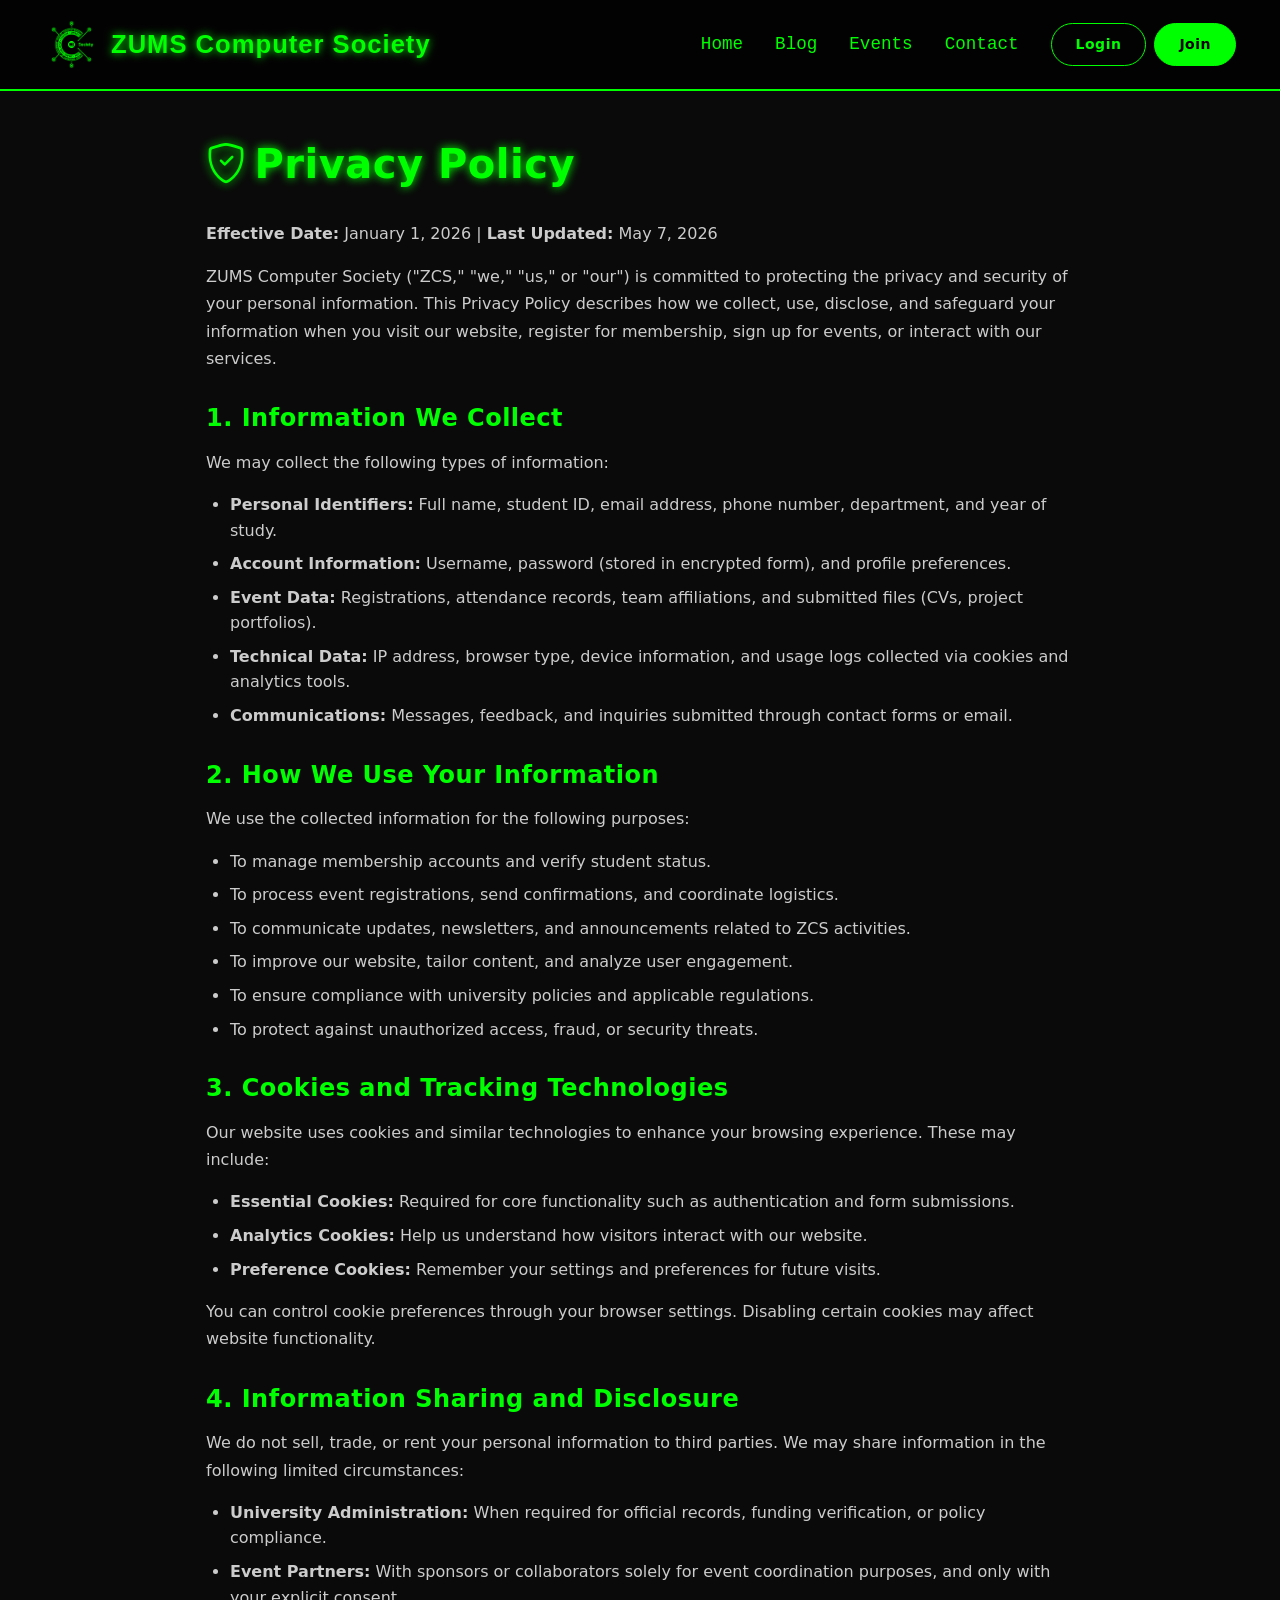
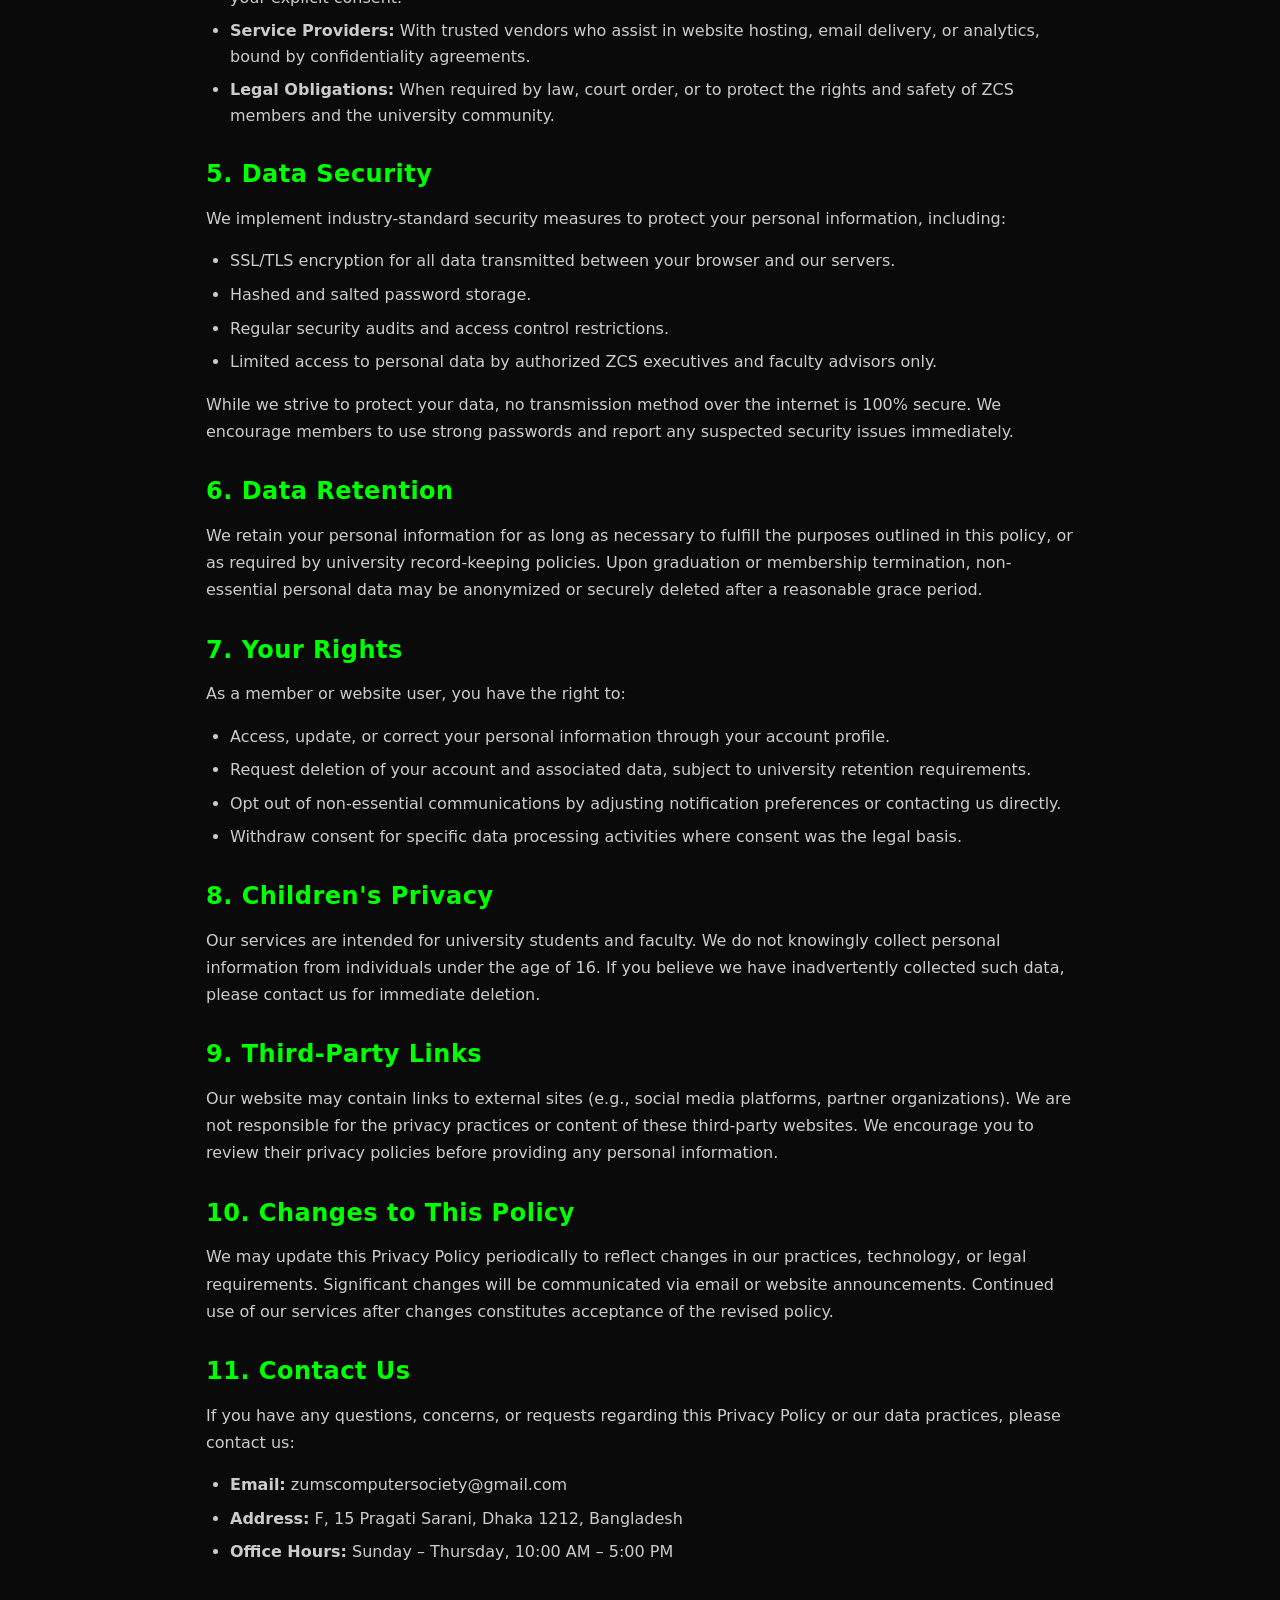
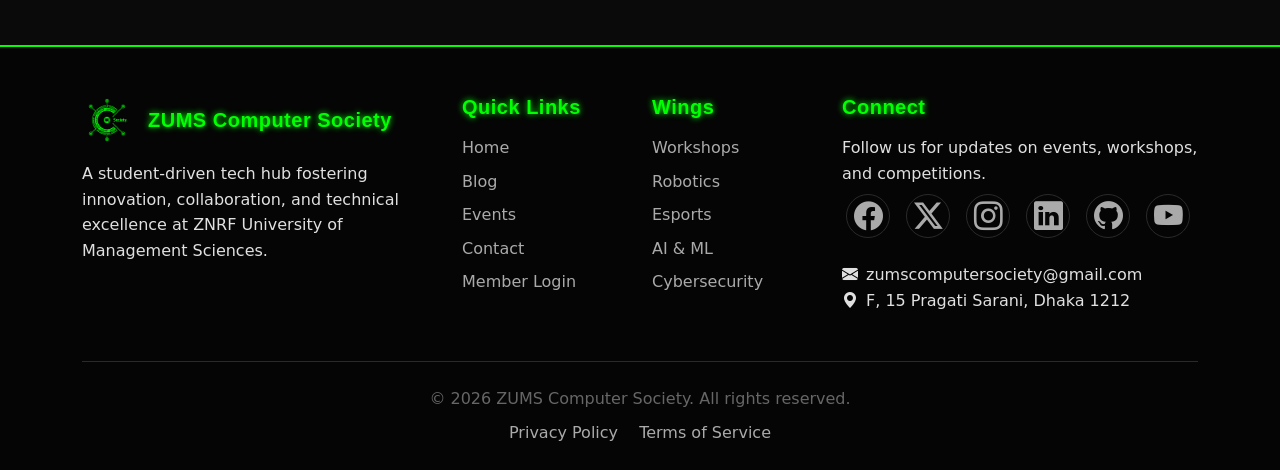
<file: privacy-policy.html>
<!DOCTYPE html>
<html lang="en">
<head>
  <meta charset="UTF-8">
  <meta name="viewport" content="width=device-width, initial-scale=1.0, viewport-fit=cover">
  <meta name="description" content="Privacy Policy of ZUMS Computer Society. Learn how we collect, use, and protect your personal information.">
  <meta name="keywords" content="ZCS privacy policy, data protection, student privacy, university club privacy">
  <meta name="author" content="ZUMS Computer Society">
  <meta name="theme-color" content="#00ff00">
  <title>Privacy Policy | ZUMS Computer Society</title>
  <!-- Bootstrap 5 CSS -->
  <link href="https://cdn.jsdelivr.net/npm/bootstrap@5.3.3/dist/css/bootstrap.min.css" rel="stylesheet">
  <!-- Bootstrap Icons -->
  <link href="https://cdn.jsdelivr.net/npm/bootstrap-icons@1.11.3/font/bootstrap-icons.css" rel="stylesheet">
  <!-- Custom Theme CSS -->
  <link rel="stylesheet" href="style.css">
  <link rel="shortcut icon" href="zcs-logo-transparent.png" type="image/png">
</head>
<body class="d-flex flex-column min-vh-100">

  <canvas id="pointerCanvas"></canvas>

  <!-- ===== NAVBAR ===== -->
  <nav class="navbar navbar-expand-lg fixed-top">
    <div class="container-fluid">
      <a class="navbar-brand" href="index.html">
        <img src="zcs-logo-transparent.png" alt="ZCS Logo" onerror="this.src='https://placehold.co/60x60/0a0a0a/00ff00?text=ZCS'">
        <span>ZUMS Computer Society</span>
      </a>
      <button class="navbar-toggler" type="button" data-bs-toggle="collapse" data-bs-target="#mainNavbar" aria-controls="mainNavbar" aria-expanded="false" aria-label="Toggle navigation">
        <span class="navbar-toggler-icon"></span>
      </button>
      <div class="collapse navbar-collapse" id="mainNavbar">
        <ul class="navbar-nav ms-auto mb-2 mb-lg-0 align-items-lg-center">
          <li class="nav-item"><a class="nav-link" href="index.html">Home</a></li>
          <li class="nav-item"><a class="nav-link" href="blog.html">Blog</a></li>
          <li class="nav-item"><a class="nav-link" href="events.html">Events</a></li>
          <li class="nav-item"><a class="nav-link" href="contact.html">Contact</a></li>
          <li class="nav-item ms-lg-3 mt-2 mt-lg-0">
            <a class="btn btn-outline-primary btn-sm" href="login.html">Login</a>
          </li>
          <li class="nav-item ms-lg-2 mt-2 mt-lg-0">
            <a class="btn btn-primary btn-sm" href="register.html">Join</a>
          </li>
        </ul>
      </div>
    </div>
  </nav>

  <!-- ===== PRIVACY POLICY CONTENT ===== -->
  <section class="legal-section flex-grow-1 animate-on-scroll">
    <h1><i class="bi bi-shield-check me-2"></i>Privacy Policy</h1>
    <p><strong>Effective Date:</strong> January 1, 2026 | <strong>Last Updated:</strong> May 7, 2026</p>

    <p>ZUMS Computer Society ("ZCS," "we," "us," or "our") is committed to protecting the privacy and security of your personal information. This Privacy Policy describes how we collect, use, disclose, and safeguard your information when you visit our website, register for membership, sign up for events, or interact with our services.</p>

    <h2>1. Information We Collect</h2>
    <p>We may collect the following types of information:</p>
    <ul>
      <li><strong>Personal Identifiers:</strong> Full name, student ID, email address, phone number, department, and year of study.</li>
      <li><strong>Account Information:</strong> Username, password (stored in encrypted form), and profile preferences.</li>
      <li><strong>Event Data:</strong> Registrations, attendance records, team affiliations, and submitted files (CVs, project portfolios).</li>
      <li><strong>Technical Data:</strong> IP address, browser type, device information, and usage logs collected via cookies and analytics tools.</li>
      <li><strong>Communications:</strong> Messages, feedback, and inquiries submitted through contact forms or email.</li>
    </ul>

    <h2>2. How We Use Your Information</h2>
    <p>We use the collected information for the following purposes:</p>
    <ul>
      <li>To manage membership accounts and verify student status.</li>
      <li>To process event registrations, send confirmations, and coordinate logistics.</li>
      <li>To communicate updates, newsletters, and announcements related to ZCS activities.</li>
      <li>To improve our website, tailor content, and analyze user engagement.</li>
      <li>To ensure compliance with university policies and applicable regulations.</li>
      <li>To protect against unauthorized access, fraud, or security threats.</li>
    </ul>

    <h2>3. Cookies and Tracking Technologies</h2>
    <p>Our website uses cookies and similar technologies to enhance your browsing experience. These may include:</p>
    <ul>
      <li><strong>Essential Cookies:</strong> Required for core functionality such as authentication and form submissions.</li>
      <li><strong>Analytics Cookies:</strong> Help us understand how visitors interact with our website.</li>
      <li><strong>Preference Cookies:</strong> Remember your settings and preferences for future visits.</li>
    </ul>
    <p>You can control cookie preferences through your browser settings. Disabling certain cookies may affect website functionality.</p>

    <h2>4. Information Sharing and Disclosure</h2>
    <p>We do not sell, trade, or rent your personal information to third parties. We may share information in the following limited circumstances:</p>
    <ul>
      <li><strong>University Administration:</strong> When required for official records, funding verification, or policy compliance.</li>
      <li><strong>Event Partners:</strong> With sponsors or collaborators solely for event coordination purposes, and only with your explicit consent.</li>
      <li><strong>Service Providers:</strong> With trusted vendors who assist in website hosting, email delivery, or analytics, bound by confidentiality agreements.</li>
      <li><strong>Legal Obligations:</strong> When required by law, court order, or to protect the rights and safety of ZCS members and the university community.</li>
    </ul>

    <h2>5. Data Security</h2>
    <p>We implement industry-standard security measures to protect your personal information, including:</p>
    <ul>
      <li>SSL/TLS encryption for all data transmitted between your browser and our servers.</li>
      <li>Hashed and salted password storage.</li>
      <li>Regular security audits and access control restrictions.</li>
      <li>Limited access to personal data by authorized ZCS executives and faculty advisors only.</li>
    </ul>
    <p>While we strive to protect your data, no transmission method over the internet is 100% secure. We encourage members to use strong passwords and report any suspected security issues immediately.</p>

    <h2>6. Data Retention</h2>
    <p>We retain your personal information for as long as necessary to fulfill the purposes outlined in this policy, or as required by university record-keeping policies. Upon graduation or membership termination, non-essential personal data may be anonymized or securely deleted after a reasonable grace period.</p>

    <h2>7. Your Rights</h2>
    <p>As a member or website user, you have the right to:</p>
    <ul>
      <li>Access, update, or correct your personal information through your account profile.</li>
      <li>Request deletion of your account and associated data, subject to university retention requirements.</li>
      <li>Opt out of non-essential communications by adjusting notification preferences or contacting us directly.</li>
      <li>Withdraw consent for specific data processing activities where consent was the legal basis.</li>
    </ul>

    <h2>8. Children's Privacy</h2>
    <p>Our services are intended for university students and faculty. We do not knowingly collect personal information from individuals under the age of 16. If you believe we have inadvertently collected such data, please contact us for immediate deletion.</p>

    <h2>9. Third-Party Links</h2>
    <p>Our website may contain links to external sites (e.g., social media platforms, partner organizations). We are not responsible for the privacy practices or content of these third-party websites. We encourage you to review their privacy policies before providing any personal information.</p>

    <h2>10. Changes to This Policy</h2>
    <p>We may update this Privacy Policy periodically to reflect changes in our practices, technology, or legal requirements. Significant changes will be communicated via email or website announcements. Continued use of our services after changes constitutes acceptance of the revised policy.</p>

    <h2>11. Contact Us</h2>
    <p>If you have any questions, concerns, or requests regarding this Privacy Policy or our data practices, please contact us:</p>
    <ul>
      <li><strong>Email:</strong> zumscomputersociety@gmail.com</li>
      <li><strong>Address:</strong> F, 15 Pragati Sarani, Dhaka 1212, Bangladesh</li>
      <li><strong>Office Hours:</strong> Sunday – Thursday, 10:00 AM – 5:00 PM</li>
    </ul>
  </section>

  <!-- ===== FOOTER ===== -->
  <footer class="site-footer mt-auto">
    <div class="container">
      <div class="row g-4">
        <div class="col-lg-4">
          <div class="d-flex align-items-center gap-3 mb-3">
            <img src="zcs-logo-transparent.png" alt="ZCS Logo" height="50" onerror="this.src='https://placehold.co/50x50/0a0a0a/00ff00?text=ZCS'">
            <h5 class="mb-0">ZUMS Computer Society</h5>
          </div>
          <p class="text">A student-driven tech hub fostering innovation, collaboration, and technical excellence at ZNRF University of Management Sciences.</p>
        </div>
        <div class="col-lg-2 col-md-4">
          <h5>Quick Links</h5>
          <a href="index.html">Home</a>
          <a href="blog.html">Blog</a>
          <a href="forms.html">Events</a>
          <a href="contact.html">Contact</a>
          <a href="login.html">Member Login</a>
        </div>
        <div class="col-lg-2 col-md-4">
          <h5>Wings</h5>
          <a href="index.html#workshops-wing">Workshops</a>
          <a href="index.html#robotics">Robotics</a>
          <a href="index.html#esports">Esports</a>
          <a href="index.html#ai">AI &amp; ML</a>
          <a href="index.html#cybersecurity">Cybersecurity</a>
        </div>
        <div class="col-lg-4 col-md-4">
          <h5>Connect</h5>
          <p class="text mb-2">Follow us for updates on events, workshops, and competitions.</p>
          <div class="d-flex gap-2">
            <a href="#" class="social-icon" aria-label="Facebook"><i class="bi bi-facebook"></i></a>
            <a href="#" class="social-icon" aria-label="Twitter / X"><i class="bi bi-twitter-x"></i></a>
            <a href="#" class="social-icon" aria-label="Instagram"><i class="bi bi-instagram"></i></a>
            <a href="#" class="social-icon" aria-label="LinkedIn"><i class="bi bi-linkedin"></i></a>
            <a href="#" class="social-icon" aria-label="GitHub"><i class="bi bi-github"></i></a>
            <a href="#" class="social-icon" aria-label="YouTube"><i class="bi bi-youtube"></i></a>
          </div>
          <p class="text mt-3 mb-0"><i class="bi bi-envelope-fill me-2"></i>zumscomputersociety@gmail.com</p>
          <p class="text"><i class="bi bi-geo-alt-fill me-2"></i>F, 15 Pragati Sarani, Dhaka 1212</p>
        </div>
      </div>
      <div class="footer-bottom">
        <p class="mb-0">&copy; <span class="year-update">2026</span> ZUMS Computer Society. All rights reserved.</p>
        <div class="mt-2">
          <a href="privacy-policy.html" class="d-inline me-3">Privacy Policy</a>
          <a href="terms.html" class="d-inline">Terms of Service</a>
        </div>
      </div>
    </div>
  </footer>

  <script src="https://cdn.jsdelivr.net/npm/bootstrap@5.3.3/dist/js/bootstrap.bundle.min.js"></script>
  <script src="script.js"></script>
</body>
</html>
</file>
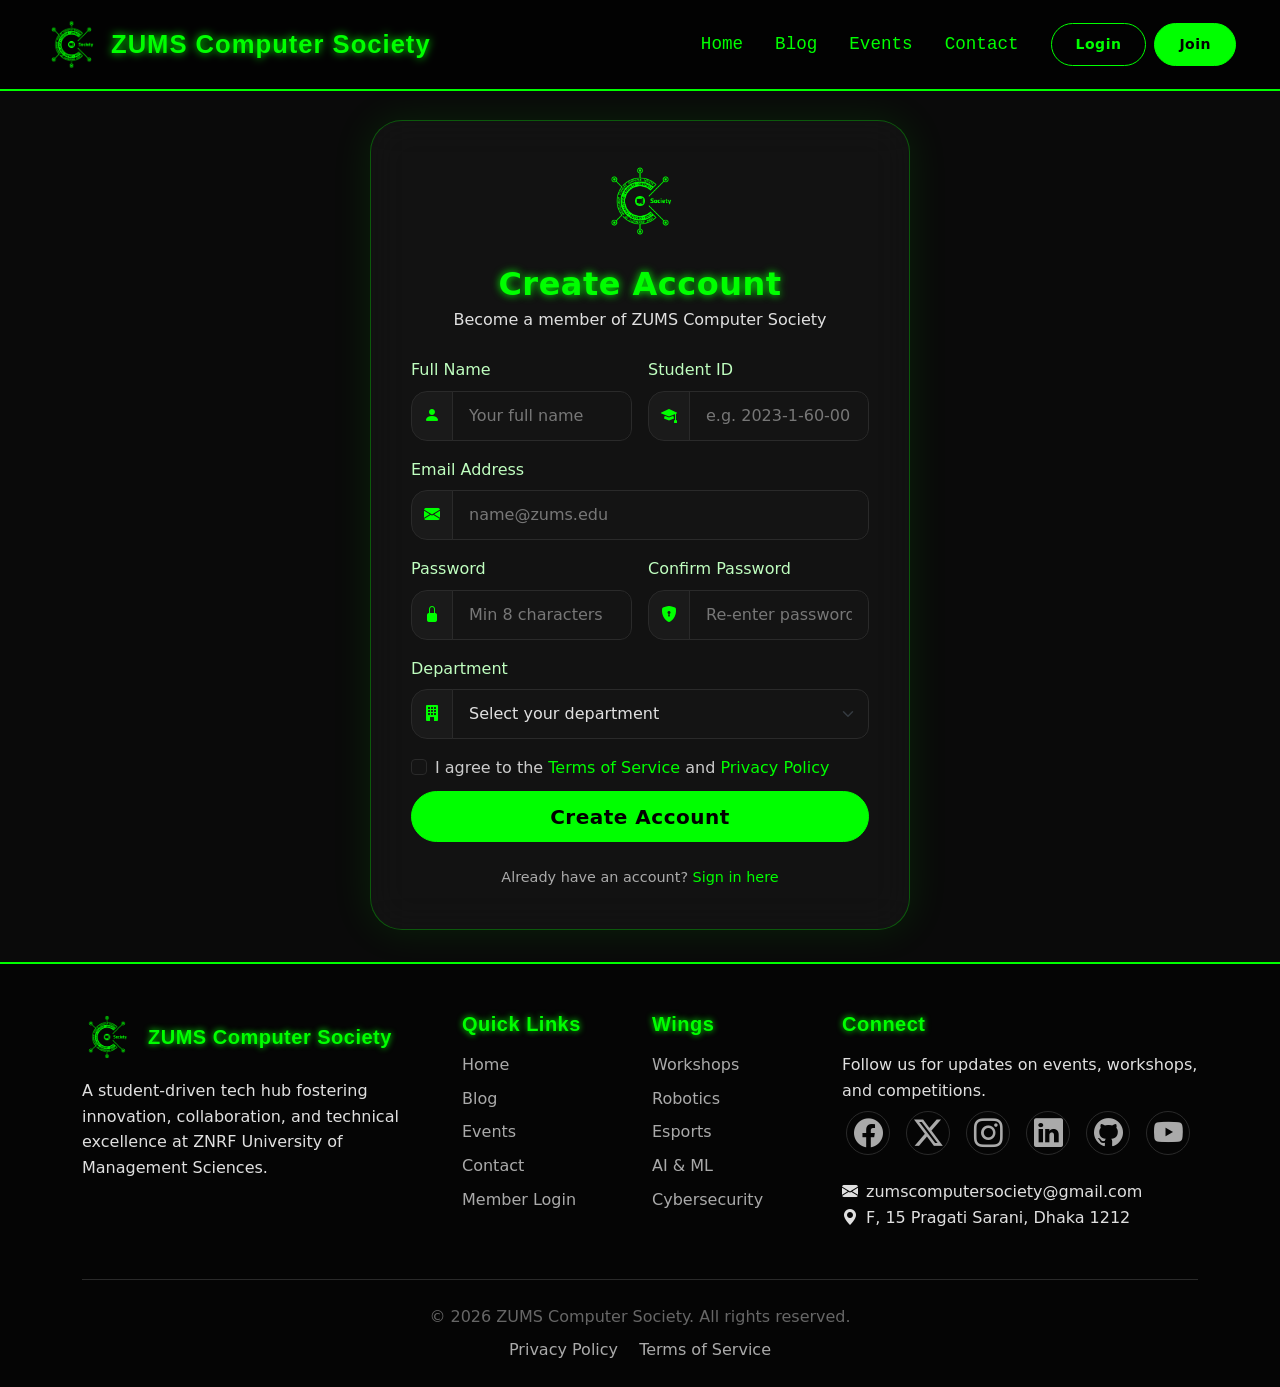
<file: register.html>
<!DOCTYPE html>
<html lang="en">
<head>
  <meta charset="UTF-8">
  <meta name="viewport" content="width=device-width, initial-scale=1.0, viewport-fit=cover">
  <meta name="description" content="Register for a ZUMS Computer Society membership. Join workshops, robotics, esports, programming, AI/ML, and cybersecurity wings.">
  <meta name="keywords" content="ZCS register, ZUMS Computer Society signup, join tech club, student membership">
  <meta name="author" content="ZUMS Computer Society">
  <meta name="theme-color" content="#00ff00">
  <title>Register | ZUMS Computer Society</title>
  <!-- Bootstrap 5 CSS -->
  <link href="https://cdn.jsdelivr.net/npm/bootstrap@5.3.3/dist/css/bootstrap.min.css" rel="stylesheet">
  <!-- Bootstrap Icons -->
  <link href="https://cdn.jsdelivr.net/npm/bootstrap-icons@1.11.3/font/bootstrap-icons.css" rel="stylesheet">
  <!-- Custom Theme CSS -->
  <link rel="stylesheet" href="style.css">
  <link rel="shortcut icon" href="zcs-logo-transparent.png" type="image/png">
</head>
<body class="d-flex flex-column min-vh-100">

  <canvas id="pointerCanvas"></canvas>

  <!-- ===== NAVBAR ===== -->
  <nav class="navbar navbar-expand-lg fixed-top">
    <div class="container-fluid">
      <a class="navbar-brand" href="index.html">
        <img src="zcs-logo-transparent.png" alt="ZCS Logo" onerror="this.src='https://placehold.co/60x60/0a0a0a/00ff00?text=ZCS'">
        <span>ZUMS Computer Society</span>
      </a>
      <button class="navbar-toggler" type="button" data-bs-toggle="collapse" data-bs-target="#mainNavbar" aria-controls="mainNavbar" aria-expanded="false" aria-label="Toggle navigation">
        <span class="navbar-toggler-icon"></span>
      </button>
      <div class="collapse navbar-collapse" id="mainNavbar">
        <ul class="navbar-nav ms-auto mb-2 mb-lg-0 align-items-lg-center">
          <li class="nav-item"><a class="nav-link" href="index.html">Home</a></li>
          <li class="nav-item"><a class="nav-link" href="blog.html">Blog</a></li>
          <li class="nav-item"><a class="nav-link" href="events.html">Events</a></li>
          <li class="nav-item"><a class="nav-link" href="contact.html">Contact</a></li>
          <li class="nav-item ms-lg-3 mt-2 mt-lg-0">
            <a class="btn btn-outline-primary btn-sm" href="login.html">Login</a>
          </li>
          <li class="nav-item ms-lg-2 mt-2 mt-lg-0">
            <a class="btn btn-primary btn-sm active" href="register.html" aria-current="page">Join</a>
          </li>
        </ul>
      </div>
    </div>
  </nav>

  <!-- ===== REGISTER SECTION ===== -->
  <section class="auth-section flex-grow-1">
    <div class="auth-card animate-on-scroll" style="max-width:540px;">
      <div class="auth-logo">
        <img src="zcs-logo-transparent.png" alt="ZCS Logo" onerror="this.src='https://placehold.co/80x80/0a0a0a/00ff00?text=ZCS'">
        <h2 class="mt-3 mb-1">Create Account</h2>
        <p class="text mb-0">Become a member of ZUMS Computer Society</p>
      </div>
      <form id="registerForm" novalidate>
        <div class="row g-3">
          <div class="col-md-6">
            <label for="regFullName" class="form-label">Full Name</label>
            <div class="input-group">
              <span class="input-group-text"><i class="bi bi-person-fill"></i></span>
              <input type="text" class="form-control" id="regFullName" placeholder="Your full name" required>
            </div>
          </div>
          <div class="col-md-6">
            <label for="regStudentId" class="form-label">Student ID</label>
            <div class="input-group">
              <span class="input-group-text"><i class="bi bi-mortarboard-fill"></i></span>
              <input type="text" class="form-control" id="regStudentId" placeholder="e.g. 2023-1-60-001" required>
            </div>
          </div>
          <div class="col-12">
            <label for="regEmail" class="form-label">Email Address</label>
            <div class="input-group">
              <span class="input-group-text"><i class="bi bi-envelope-fill"></i></span>
              <input type="email" class="form-control" id="regEmail" placeholder="name@zums.edu" required>
            </div>
          </div>
          <div class="col-md-6">
            <label for="regPassword" class="form-label">Password</label>
            <div class="input-group">
              <span class="input-group-text"><i class="bi bi-lock-fill"></i></span>
              <input type="password" class="form-control" id="regPassword" placeholder="Min 8 characters" required minlength="8">
            </div>
          </div>
          <div class="col-md-6">
            <label for="regConfirmPassword" class="form-label">Confirm Password</label>
            <div class="input-group">
              <span class="input-group-text"><i class="bi bi-shield-lock-fill"></i></span>
              <input type="password" class="form-control" id="regConfirmPassword" placeholder="Re-enter password" required>
            </div>
          </div>
          <div class="col-12">
            <label for="regDepartment" class="form-label">Department</label>
            <div class="input-group">
              <span class="input-group-text"><i class="bi bi-building-fill"></i></span>
              <select class="form-select" id="regDepartment" required>
                <option value="" selected disabled>Select your department</option>
                <option value="cse">Computer Science &amp; Engineering</option>
                <option value="eee">Electrical &amp; Electronic Engineering</option>
                <option value="software">Software Engineering</option>
                <option value="data">Data Science</option>
                <option value="it">Information Technology</option>
                <option value="other">Other</option>
              </select>
            </div>
          </div>
          <div class="col-12">
            <div class="form-check">
              <input class="form-check-input" type="checkbox" id="agreeTerms" required>
              <label class="form-check-label" for="agreeTerms">
                I agree to the <a href="terms.html">Terms of Service</a> and <a href="privacy-policy.html">Privacy Policy</a>
              </label>
            </div>
          </div>
          <div class="col-12 d-grid mt-2">
            <button type="submit" class="btn btn-primary btn-lg">Create Account</button>
          </div>
        </div>
      </form>
      <div class="text-center mt-4 auth-link">
        <p class="mb-0">Already have an account? <a href="login.html">Sign in here</a></p>
      </div>
    </div>
  </section>

  <!-- ===== FOOTER ===== -->
  <footer class="site-footer">
    <div class="container">
      <div class="row g-4">
        <div class="col-lg-4">
          <div class="d-flex align-items-center gap-3 mb-3">
            <img src="zcs-logo-transparent.png" alt="ZCS Logo" height="50" onerror="this.src='https://placehold.co/50x50/0a0a0a/00ff00?text=ZCS'">
            <h5 class="mb-0">ZUMS Computer Society</h5>
          </div>
          <p class="text">A student-driven tech hub fostering innovation, collaboration, and technical excellence at ZNRF University of Management Sciences.</p>
        </div>
        <div class="col-lg-2 col-md-4">
          <h5>Quick Links</h5>
          <a href="index.html">Home</a>
          <a href="blog.html">Blog</a>
          <a href="forms.html">Events</a>
          <a href="contact.html">Contact</a>
          <a href="login.html">Member Login</a>
        </div>
        <div class="col-lg-2 col-md-4">
          <h5>Wings</h5>
          <a href="index.html#workshops-wing">Workshops</a>
          <a href="index.html#robotics">Robotics</a>
          <a href="index.html#esports">Esports</a>
          <a href="index.html#ai">AI &amp; ML</a>
          <a href="index.html#cybersecurity">Cybersecurity</a>
        </div>
        <div class="col-lg-4 col-md-4">
          <h5>Connect</h5>
          <p class="text mb-2">Follow us for updates on events, workshops, and competitions.</p>
          <div class="d-flex gap-2">
            <a href="#" class="social-icon" aria-label="Facebook"><i class="bi bi-facebook"></i></a>
            <a href="#" class="social-icon" aria-label="Twitter / X"><i class="bi bi-twitter-x"></i></a>
            <a href="#" class="social-icon" aria-label="Instagram"><i class="bi bi-instagram"></i></a>
            <a href="#" class="social-icon" aria-label="LinkedIn"><i class="bi bi-linkedin"></i></a>
            <a href="#" class="social-icon" aria-label="GitHub"><i class="bi bi-github"></i></a>
            <a href="#" class="social-icon" aria-label="YouTube"><i class="bi bi-youtube"></i></a>
          </div>
          <p class="text mt-3 mb-0"><i class="bi bi-envelope-fill me-2"></i>zumscomputersociety@gmail.com</p>
          <p class="text"><i class="bi bi-geo-alt-fill me-2"></i>F, 15 Pragati Sarani, Dhaka 1212</p>
        </div>
      </div>
      <div class="footer-bottom">
        <p class="mb-0">&copy; <span class="year-update">2026</span> ZUMS Computer Society. All rights reserved.</p>
        <div class="mt-2">
          <a href="privacy-policy.html" class="d-inline me-3">Privacy Policy</a>
          <a href="terms.html" class="d-inline">Terms of Service</a>
        </div>
      </div>
    </div>
  </footer>

  <script src="https://cdn.jsdelivr.net/npm/bootstrap@5.3.3/dist/js/bootstrap.bundle.min.js"></script>
  <script src="script.js"></script>
</body>
</html>
</file>
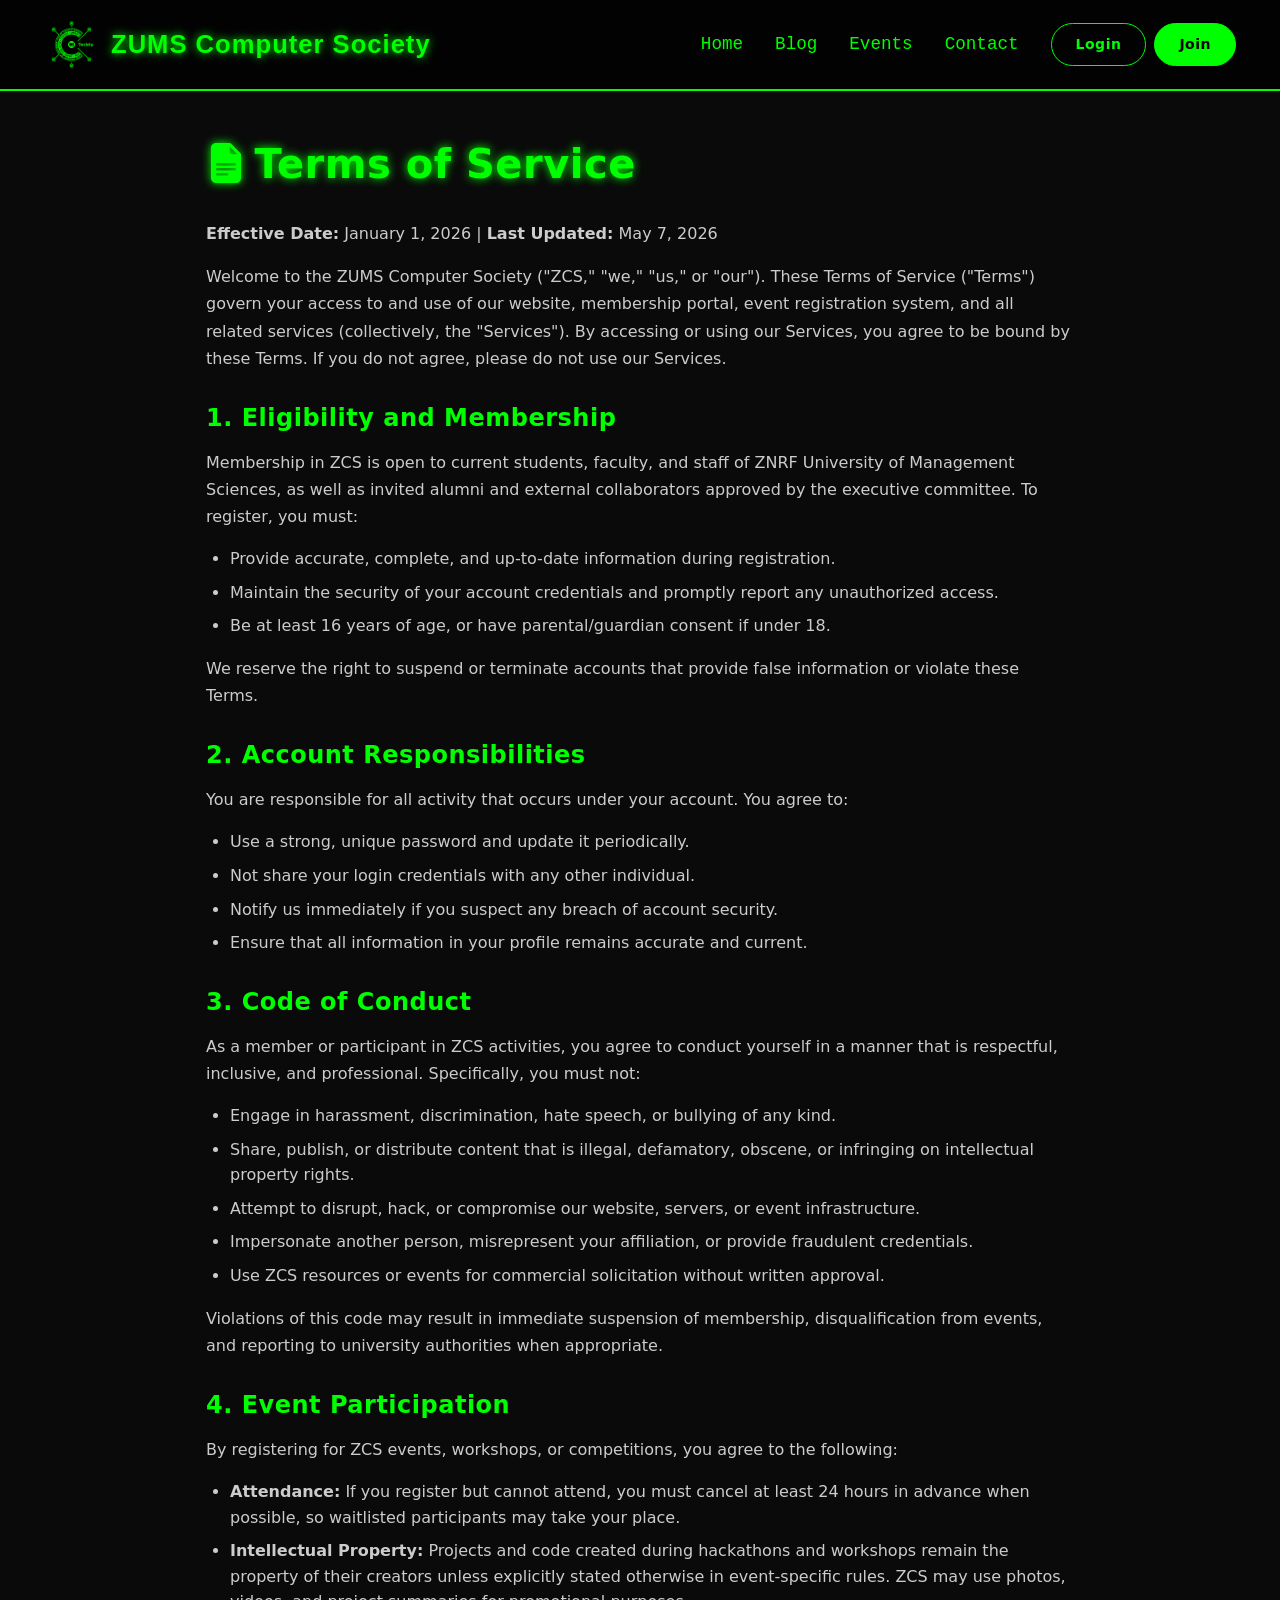
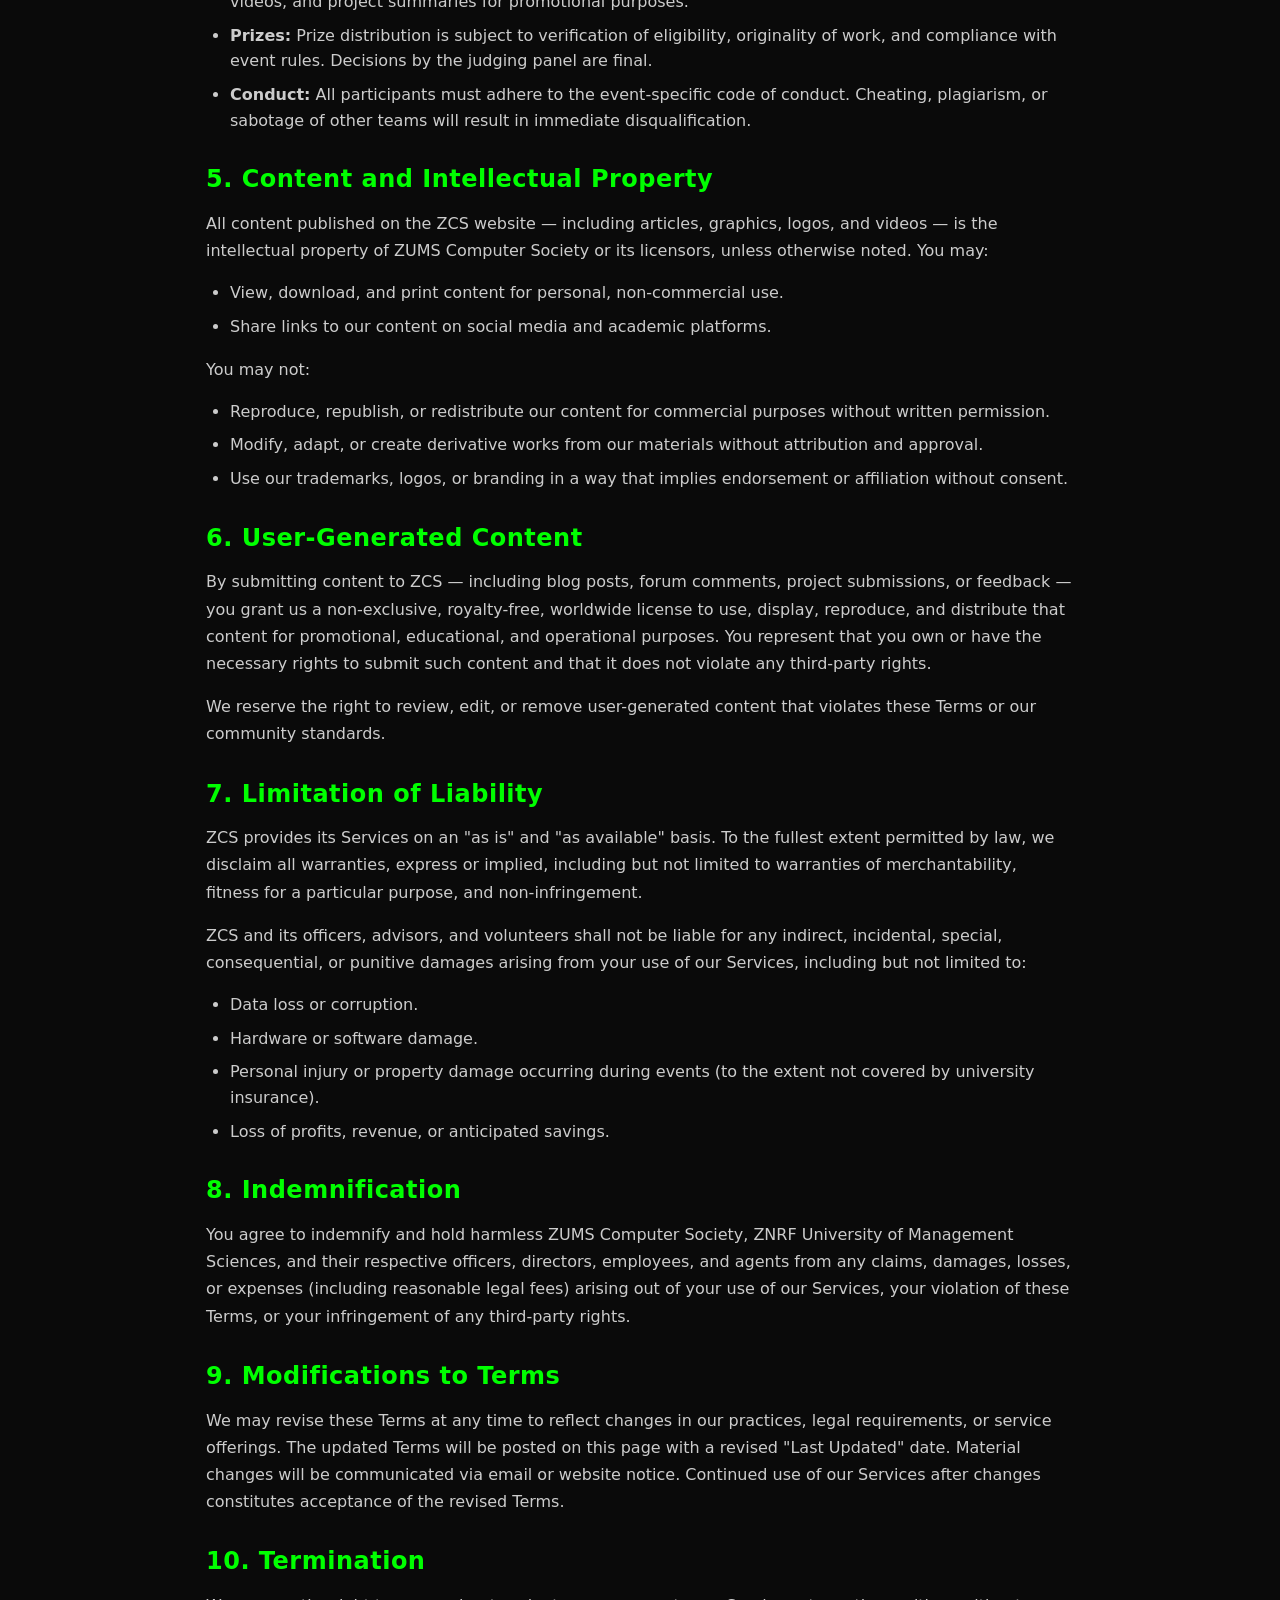
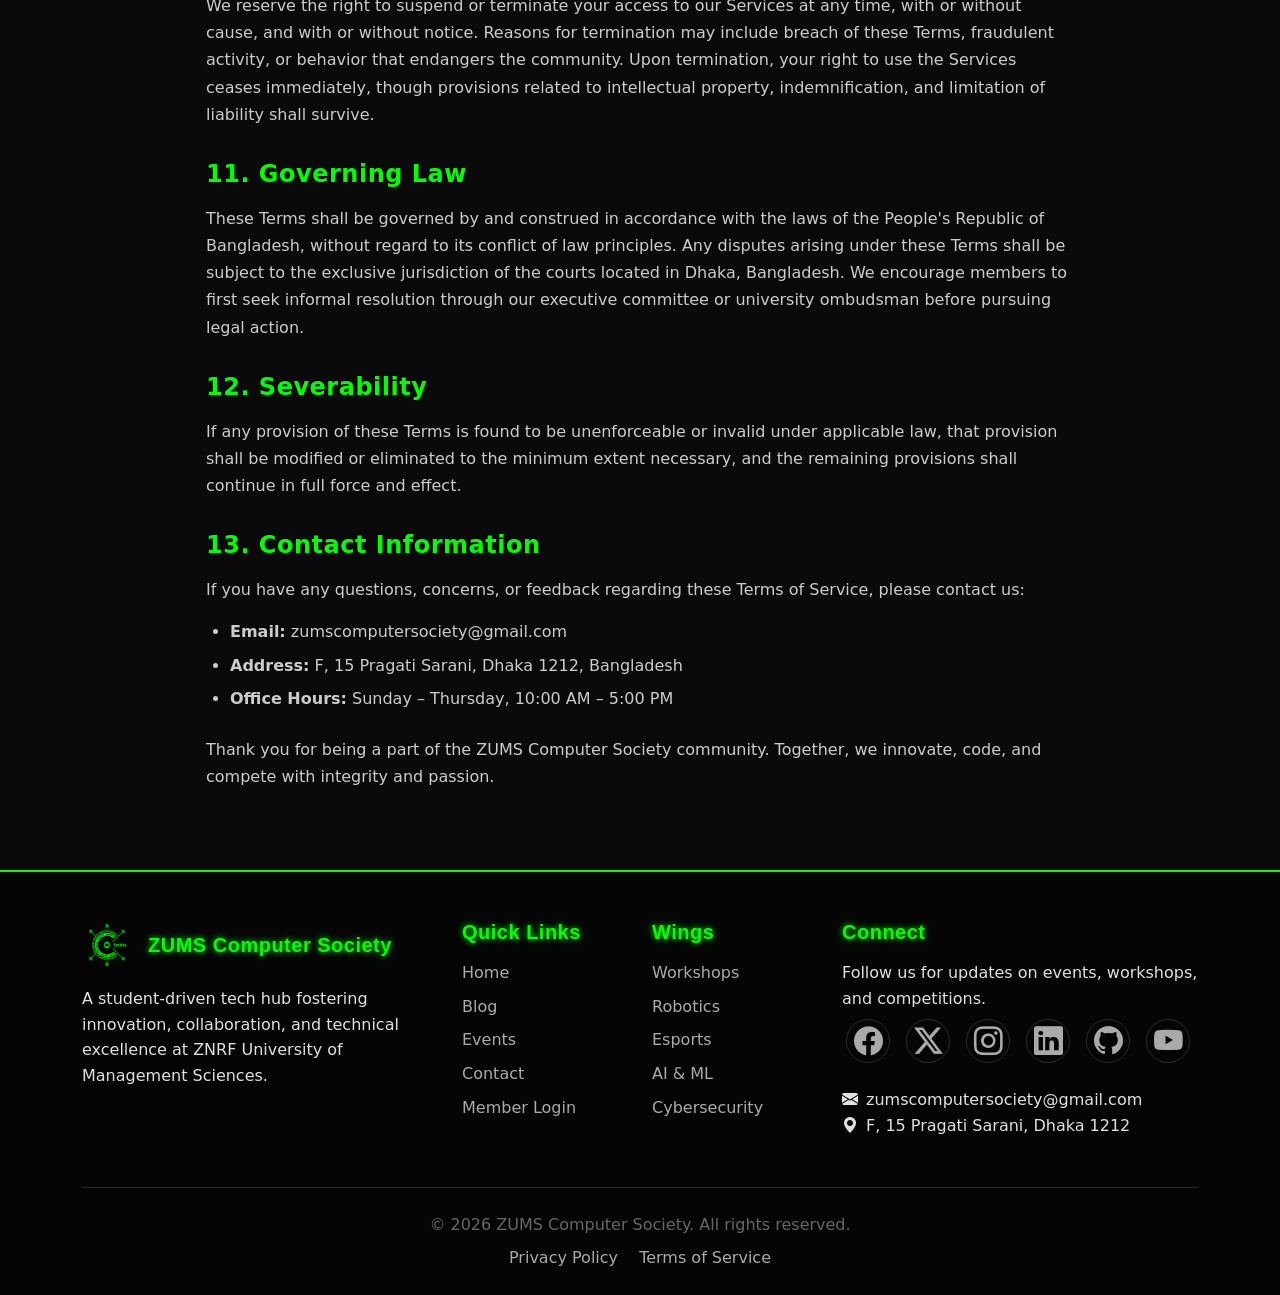
<file: terms.html>
<!DOCTYPE html>
<html lang="en">
<head>
  <meta charset="UTF-8">
  <meta name="viewport" content="width=device-width, initial-scale=1.0, viewport-fit=cover">
  <meta name="description" content="Terms of Service for ZUMS Computer Society. Understand the rules, responsibilities, and guidelines for using our platform and participating in our events.">
  <meta name="keywords" content="ZCS terms, terms of service, student club rules, university tech club guidelines">
  <meta name="author" content="ZUMS Computer Society">
  <meta name="theme-color" content="#00ff00">
  <title>Terms of Service | ZUMS Computer Society</title>
  <!-- Bootstrap 5 CSS -->
  <link href="https://cdn.jsdelivr.net/npm/bootstrap@5.3.3/dist/css/bootstrap.min.css" rel="stylesheet">
  <!-- Bootstrap Icons -->
  <link href="https://cdn.jsdelivr.net/npm/bootstrap-icons@1.11.3/font/bootstrap-icons.css" rel="stylesheet">
  <!-- Custom Theme CSS -->
  <link rel="stylesheet" href="style.css">
  <link rel="shortcut icon" href="zcs-logo-transparent.png" type="image/png">
</head>
<body class="d-flex flex-column min-vh-100">

  <canvas id="pointerCanvas"></canvas>

  <!-- ===== NAVBAR ===== -->
  <nav class="navbar navbar-expand-lg fixed-top">
    <div class="container-fluid">
      <a class="navbar-brand" href="index.html">
        <img src="zcs-logo-transparent.png" alt="ZCS Logo" onerror="this.src='https://placehold.co/60x60/0a0a0a/00ff00?text=ZCS'">
        <span>ZUMS Computer Society</span>
      </a>
      <button class="navbar-toggler" type="button" data-bs-toggle="collapse" data-bs-target="#mainNavbar" aria-controls="mainNavbar" aria-expanded="false" aria-label="Toggle navigation">
        <span class="navbar-toggler-icon"></span>
      </button>
      <div class="collapse navbar-collapse" id="mainNavbar">
        <ul class="navbar-nav ms-auto mb-2 mb-lg-0 align-items-lg-center">
          <li class="nav-item"><a class="nav-link" href="index.html">Home</a></li>
          <li class="nav-item"><a class="nav-link" href="blog.html">Blog</a></li>
          <li class="nav-item"><a class="nav-link" href="events.html">Events</a></li>
          <li class="nav-item"><a class="nav-link" href="contact.html">Contact</a></li>
          <li class="nav-item ms-lg-3 mt-2 mt-lg-0">
            <a class="btn btn-outline-primary btn-sm" href="login.html">Login</a>
          </li>
          <li class="nav-item ms-lg-2 mt-2 mt-lg-0">
            <a class="btn btn-primary btn-sm" href="register.html">Join</a>
          </li>
        </ul>
      </div>
    </div>
  </nav>

  <!-- ===== TERMS CONTENT ===== -->
  <section class="legal-section flex-grow-1 animate-on-scroll">
    <h1><i class="bi bi-file-earmark-text-fill me-2"></i>Terms of Service</h1>
    <p><strong>Effective Date:</strong> January 1, 2026 | <strong>Last Updated:</strong> May 7, 2026</p>

    <p>Welcome to the ZUMS Computer Society ("ZCS," "we," "us," or "our"). These Terms of Service ("Terms") govern your access to and use of our website, membership portal, event registration system, and all related services (collectively, the "Services"). By accessing or using our Services, you agree to be bound by these Terms. If you do not agree, please do not use our Services.</p>

    <h2>1. Eligibility and Membership</h2>
    <p>Membership in ZCS is open to current students, faculty, and staff of ZNRF University of Management Sciences, as well as invited alumni and external collaborators approved by the executive committee. To register, you must:</p>
    <ul>
      <li>Provide accurate, complete, and up-to-date information during registration.</li>
      <li>Maintain the security of your account credentials and promptly report any unauthorized access.</li>
      <li>Be at least 16 years of age, or have parental/guardian consent if under 18.</li>
    </ul>
    <p>We reserve the right to suspend or terminate accounts that provide false information or violate these Terms.</p>

    <h2>2. Account Responsibilities</h2>
    <p>You are responsible for all activity that occurs under your account. You agree to:</p>
    <ul>
      <li>Use a strong, unique password and update it periodically.</li>
      <li>Not share your login credentials with any other individual.</li>
      <li>Notify us immediately if you suspect any breach of account security.</li>
      <li>Ensure that all information in your profile remains accurate and current.</li>
    </ul>

    <h2>3. Code of Conduct</h2>
    <p>As a member or participant in ZCS activities, you agree to conduct yourself in a manner that is respectful, inclusive, and professional. Specifically, you must not:</p>
    <ul>
      <li>Engage in harassment, discrimination, hate speech, or bullying of any kind.</li>
      <li>Share, publish, or distribute content that is illegal, defamatory, obscene, or infringing on intellectual property rights.</li>
      <li>Attempt to disrupt, hack, or compromise our website, servers, or event infrastructure.</li>
      <li>Impersonate another person, misrepresent your affiliation, or provide fraudulent credentials.</li>
      <li>Use ZCS resources or events for commercial solicitation without written approval.</li>
    </ul>
    <p>Violations of this code may result in immediate suspension of membership, disqualification from events, and reporting to university authorities when appropriate.</p>

    <h2>4. Event Participation</h2>
    <p>By registering for ZCS events, workshops, or competitions, you agree to the following:</p>
    <ul>
      <li><strong>Attendance:</strong> If you register but cannot attend, you must cancel at least 24 hours in advance when possible, so waitlisted participants may take your place.</li>
      <li><strong>Intellectual Property:</strong> Projects and code created during hackathons and workshops remain the property of their creators unless explicitly stated otherwise in event-specific rules. ZCS may use photos, videos, and project summaries for promotional purposes.</li>
      <li><strong>Prizes:</strong> Prize distribution is subject to verification of eligibility, originality of work, and compliance with event rules. Decisions by the judging panel are final.</li>
      <li><strong>Conduct:</strong> All participants must adhere to the event-specific code of conduct. Cheating, plagiarism, or sabotage of other teams will result in immediate disqualification.</li>
    </ul>

    <h2>5. Content and Intellectual Property</h2>
    <p>All content published on the ZCS website — including articles, graphics, logos, and videos — is the intellectual property of ZUMS Computer Society or its licensors, unless otherwise noted. You may:</p>
    <ul>
      <li>View, download, and print content for personal, non-commercial use.</li>
      <li>Share links to our content on social media and academic platforms.</li>
    </ul>
    <p>You may not:</p>
    <ul>
      <li>Reproduce, republish, or redistribute our content for commercial purposes without written permission.</li>
      <li>Modify, adapt, or create derivative works from our materials without attribution and approval.</li>
      <li>Use our trademarks, logos, or branding in a way that implies endorsement or affiliation without consent.</li>
    </ul>

    <h2>6. User-Generated Content</h2>
    <p>By submitting content to ZCS — including blog posts, forum comments, project submissions, or feedback — you grant us a non-exclusive, royalty-free, worldwide license to use, display, reproduce, and distribute that content for promotional, educational, and operational purposes. You represent that you own or have the necessary rights to submit such content and that it does not violate any third-party rights.</p>
    <p>We reserve the right to review, edit, or remove user-generated content that violates these Terms or our community standards.</p>

    <h2>7. Limitation of Liability</h2>
    <p>ZCS provides its Services on an "as is" and "as available" basis. To the fullest extent permitted by law, we disclaim all warranties, express or implied, including but not limited to warranties of merchantability, fitness for a particular purpose, and non-infringement.</p>
    <p>ZCS and its officers, advisors, and volunteers shall not be liable for any indirect, incidental, special, consequential, or punitive damages arising from your use of our Services, including but not limited to:</p>
    <ul>
      <li>Data loss or corruption.</li>
      <li>Hardware or software damage.</li>
      <li>Personal injury or property damage occurring during events (to the extent not covered by university insurance).</li>
      <li>Loss of profits, revenue, or anticipated savings.</li>
    </ul>

    <h2>8. Indemnification</h2>
    <p>You agree to indemnify and hold harmless ZUMS Computer Society, ZNRF University of Management Sciences, and their respective officers, directors, employees, and agents from any claims, damages, losses, or expenses (including reasonable legal fees) arising out of your use of our Services, your violation of these Terms, or your infringement of any third-party rights.</p>

    <h2>9. Modifications to Terms</h2>
    <p>We may revise these Terms at any time to reflect changes in our practices, legal requirements, or service offerings. The updated Terms will be posted on this page with a revised "Last Updated" date. Material changes will be communicated via email or website notice. Continued use of our Services after changes constitutes acceptance of the revised Terms.</p>

    <h2>10. Termination</h2>
    <p>We reserve the right to suspend or terminate your access to our Services at any time, with or without cause, and with or without notice. Reasons for termination may include breach of these Terms, fraudulent activity, or behavior that endangers the community. Upon termination, your right to use the Services ceases immediately, though provisions related to intellectual property, indemnification, and limitation of liability shall survive.</p>

    <h2>11. Governing Law</h2>
    <p>These Terms shall be governed by and construed in accordance with the laws of the People's Republic of Bangladesh, without regard to its conflict of law principles. Any disputes arising under these Terms shall be subject to the exclusive jurisdiction of the courts located in Dhaka, Bangladesh. We encourage members to first seek informal resolution through our executive committee or university ombudsman before pursuing legal action.</p>

    <h2>12. Severability</h2>
    <p>If any provision of these Terms is found to be unenforceable or invalid under applicable law, that provision shall be modified or eliminated to the minimum extent necessary, and the remaining provisions shall continue in full force and effect.</p>

    <h2>13. Contact Information</h2>
    <p>If you have any questions, concerns, or feedback regarding these Terms of Service, please contact us:</p>
    <ul>
      <li><strong>Email:</strong> zumscomputersociety@gmail.com</li>
      <li><strong>Address:</strong> F, 15 Pragati Sarani, Dhaka 1212, Bangladesh</li>
      <li><strong>Office Hours:</strong> Sunday – Thursday, 10:00 AM – 5:00 PM</li>
    </ul>

    <p class="mt-4">Thank you for being a part of the ZUMS Computer Society community. Together, we innovate, code, and compete with integrity and passion.</p>
  </section>

  <!-- ===== FOOTER ===== -->
  <footer class="site-footer mt-auto">
    <div class="container">
      <div class="row g-4">
        <div class="col-lg-4">
          <div class="d-flex align-items-center gap-3 mb-3">
            <img src="zcs-logo-transparent.png" alt="ZCS Logo" height="50" onerror="this.src='https://placehold.co/50x50/0a0a0a/00ff00?text=ZCS'">
            <h5 class="mb-0">ZUMS Computer Society</h5>
          </div>
          <p class="text">A student-driven tech hub fostering innovation, collaboration, and technical excellence at ZNRF University of Management Sciences.</p>
        </div>
        <div class="col-lg-2 col-md-4">
          <h5>Quick Links</h5>
          <a href="index.html">Home</a>
          <a href="blog.html">Blog</a>
          <a href="forms.html">Events</a>
          <a href="contact.html">Contact</a>
          <a href="login.html">Member Login</a>
        </div>
        <div class="col-lg-2 col-md-4">
          <h5>Wings</h5>
          <a href="index.html#workshops-wing">Workshops</a>
          <a href="index.html#robotics">Robotics</a>
          <a href="index.html#esports">Esports</a>
          <a href="index.html#ai">AI &amp; ML</a>
          <a href="index.html#cybersecurity">Cybersecurity</a>
        </div>
        <div class="col-lg-4 col-md-4">
          <h5>Connect</h5>
          <p class="text mb-2">Follow us for updates on events, workshops, and competitions.</p>
          <div class="d-flex gap-2">
            <a href="#" class="social-icon" aria-label="Facebook"><i class="bi bi-facebook"></i></a>
            <a href="#" class="social-icon" aria-label="Twitter / X"><i class="bi bi-twitter-x"></i></a>
            <a href="#" class="social-icon" aria-label="Instagram"><i class="bi bi-instagram"></i></a>
            <a href="#" class="social-icon" aria-label="LinkedIn"><i class="bi bi-linkedin"></i></a>
            <a href="#" class="social-icon" aria-label="GitHub"><i class="bi bi-github"></i></a>
            <a href="#" class="social-icon" aria-label="YouTube"><i class="bi bi-youtube"></i></a>
          </div>
          <p class="text mt-3 mb-0"><i class="bi bi-envelope-fill me-2"></i>zumscomputersociety@gmail.com</p>
          <p class="text"><i class="bi bi-geo-alt-fill me-2"></i>F, 15 Pragati Sarani, Dhaka 1212</p>
        </div>
      </div>
      <div class="footer-bottom">
        <p class="mb-0">&copy; <span class="year-update">2026</span> ZUMS Computer Society. All rights reserved.</p>
        <div class="mt-2">
          <a href="privacy-policy.html" class="d-inline me-3">Privacy Policy</a>
          <a href="terms.html" class="d-inline">Terms of Service</a>
        </div>
      </div>
    </div>
  </footer>

  <script src="https://cdn.jsdelivr.net/npm/bootstrap@5.3.3/dist/js/bootstrap.bundle.min.js"></script>
  <script src="script.js"></script>
</body>
</html>
</file>
<file: style.css>
/* ============================================
   ZUMS Computer Society - Custom #0d6efdootstrap 5 Theme
   Aesthetic: Cyberpunk / Hacker Minimalism (Dark)
   Primary: #00ff00 | Background: #0a0a0a | Text: #e0e0e0
   ============================================ */

/* ---------- FONTS ---------- */
@font-face {
  font-family: 'Klavika';
  src: url('https://xexanterxcin.github.io/PC-LEGEND/Font/klavika-medium-webfont.woff2') format('woff2'),
       url('https://xexanterxcin.github.io/PC-LEGEND/Font/klavika-medium-webfont.woff') format('woff');
  font-weight: normal;
  font-style: normal;
  font-display: swap;
}

@font-face {
  font-family: 'Klavika';
  src: url('https://xexanterxcin.github.io/PC-LEGEND/Font/klavika-regular-italic-webfont.woff2') format('woff2'),
       url('https://xexanterxcin.github.io/PC-LEGEND/Font/klavika-regular-italic-webfont.woff') format('woff');
  font-weight: normal;
  font-style: italic;
  font-display: swap;
}

/* ---------- CSS VARIABLES (Bootstrap Override) ---------- */
:root {
  --bs-primary: #00ff00;
  --bs-primary-rgb: 0, 255, 0;
  --bs-secondary: #1a1a1a;
  --bs-secondary-rgb: 26, 26, 26;
  --bs-success: #00ff00;
  --bs-success-rgb: 0, 255, 0;
  --bs-info: #00ffff;
  --bs-info-rgb: 0, 255, 255;
  --bs-warning: #ffcc00;
  --bs-warning-rgb: 255, 204, 0;
  --bs-danger: #ff3333;
  --bs-danger-rgb: 255, 51, 51;
  --bs-light: #e0e0e0;
  --bs-light-rgb: 224, 224, 224;
  --bs-dark: #0a0a0a;
  --bs-dark-rgb: 10, 10, 10;
  --bs-body-bg: #0a0a0a;
  --bs-body-color: #e0e0e0;
  --bs-border-color: #2a2a2a;
  --bs-border-radius: 1rem;
  --bs-border-radius-lg: 1.5rem;
  --bs-font-sans-serif: 'Segoe UI', system-ui, -apple-system, sans-serif;
  --bs-font-monospace: 'Courier New', monospace;
  --bs-navbar-color: #00ff00;
  --bs-navbar-hover-color: #aaffaa;
  --bs-navbar-active-color: #00ff00;
  --bs-link-color: #00ff00;
  --bs-link-hover-color: #aaffaa;
  --bs-input-bg: #141414;
  --bs-input-color: #e0e0e0;
  --bs-input-border-color: #2a2a2a;
  --bs-input-focus-border-color: #00ff00;
  --bs-input-focus-box-shadow: 0 0 0 0.25rem rgba(0, 255, 0, 0.25);
  --neon-green: #00ff00;
  --neon-green-dim: rgba(0, 255, 0, 0.4);
  --glass-bg: rgba(10, 10, 10, 0.75);
  --glass-border: rgba(0, 255, 0, 0.3);
}

/* ---------- GLOBAL RESET ---------- */
*, *::before, *::after {
  margin: 0;
  padding: 0;
  box-sizing: border-box;
}

html {
  scroll-behavior: smooth;
}

body {
  font-family: var(--bs-font-sans-serif);
  background-color: var(--bs-body-bg);
  color: var(--bs-body-color);
  overflow-x: hidden;
  line-height: 1.6;
}

h1, h2, h3, h4, h5, h6, .h1, .h2, .h3, .h4, .h5, .h6 {
  font-family: 'Klavika', var(--bs-font-sans-serif);
  font-weight: bold;
  letter-spacing: 0.5px;
}

a {
  color: var(--neon-green);
  text-decoration: none;
  transition: color 0.2s ease, text-shadow 0.2s ease;
}

a:hover {
  color: #aaffaa;
  text-shadow: 0 0 6px var(--neon-green);
}

/* ---------- POINTER CANVAS (NEON PARTICLE TRAIL) ---------- */
#pointerCanvas {
  position: fixed;
  top: 0;
  left: 0;
  width: 100%;
  height: 100%;
  z-index: 2;
  pointer-events: none;
  background: transparent;
}

/* ---------- BOOTSTRAP COMPONENT OVERRIDES ---------- */

/* Buttons */
.btn, .join-btn, .read-more {
  border-radius: 40px;
  font-weight: 600;
  letter-spacing: 0.5px;
  padding: 0.6rem 1.5rem;
  transition: all 0.25s ease;
}

/* Fix for Login button active state */
.btn-outline-primary:active,
.btn-outline-primary.active {
  background-color: var(--neon-green) !important;
  border-color: var(--neon-green) !important;
  color: #000 !important;
  box-shadow: 0 0 12px var(--neon-green);
}

.btn-primary, .bg-primary, .join-btn, .read-more {
  background-color: var(--neon-green) !important;
  border-color: var(--neon-green) !important;
  color: #000 !important;
}

.btn-primary:hover {
  background-color: #00dd00 !important;
  border-color: #00dd00 !important;
  box-shadow: 0 0 20px var(--neon-green);
  transform: scale(1.02);
}

.btn-outline-primary, .join-btn, .read-more {
  color: var(--neon-green);
  border-color: var(--neon-green);
  background: transparent;
}

.join-btn,.read-more {
  border: none;
}

.btn-outline-primary:hover {
  background-color: var(--neon-green);
  color: #000;
  box-shadow: 0 0 12px var(--neon-green);
}

.btn-dark {
  background-color: #111;
  border-color: #2a2a2a;
}

.join-btn:hover {
  background-color: #00dd00 !important;
  border-color: #00dd00 !important;
  box-shadow: 0 0 20px var(--neon-green);
  transform: scale(1.02);
}

.join-btn:hover {
  background-color: var(--neon-green);
  color: #000;
  box-shadow: 0 0 12px var(--neon-green);
}
.read-more:hover {
  background-color: #00dd00 !important;
  border-color: #00dd00 !important;
  box-shadow: 0 0 20px var(--neon-green);
  transform: scale(1.02);
}

.read-more:hover {
  background-color: var(--neon-green);
  color: #000;
  box-shadow: 0 0 12px var(--neon-green);
}
/* Cards */
.card {
  background: rgba(20, 20, 20, 0.85);
  backdrop-filter: blur(8px);
  border: 1px solid #2a2a2a;
  border-radius: 1.5rem;
  color: #e0e0e0;
  transition: all 0.3s ease;
  box-shadow: 0 10px 20px rgba(0, 0, 0, 0.4);
}

.card:hover {
  border-color: var(--neon-green);
  box-shadow: 0 0 20px rgba(0, 255, 0, 0.25);
  transform: translateY(-4px);
}

.card-title {
  color: var(--neon-green);
  font-family: 'Klavika', sans-serif;
}

.card-text {
  color: #ccc;
}

.card-img-top {
  border-top-left-radius: 1.5rem;
  border-top-right-radius: 1.5rem;
  border-bottom: 1px solid #2a2a2a;
}

/* Forms / Inputs */
.form-control, .form-select {
  background-color: #141414;
  color: #e0e0e0;
  border: 1px solid #2a2a2a;
  border-radius: 0.75rem;
  padding: 0.75rem 1rem;
}

.form-control:focus, .form-select:focus {
  background-color: #141414;
  color: #e0e0e0;
  border-color: var(--neon-green);
  box-shadow: 0 0 0 0.25rem rgba(0, 255, 0, 0.25);
}

.form-control::placeholder {
  color: #777;
}

.form-label {
  color: #c0ffc0;
  font-weight: 500;
}

.input-group-text {
  background-color: #1a1a1a;
  border-color: #2a2a2a;
  color: var(--neon-green);
}

/* Fix for file input white background */
input[type="file"] {
  background-color: #141414 !important;
  color: #e0e0e0 !important;
}

input[type="file"]::-webkit-file-upload-button,
input[type="file"]::file-selector-button {
  background-color: #2a2a2a !important;
  border: 1px solid var(--neon-green) !important;
  border-radius: 0.5rem !important;
  color: var(--neon-green) !important;
  padding: 0.4rem 1rem !important;
  cursor: pointer;
}

input[type="file"]::-webkit-file-upload-button:hover,
input[type="file"]::file-selector-button:hover {
  background-color: var(--neon-green) !important;
  color: #000 !important;
}

/* Check / Radio */
.form-check-input {
  background-color: #141414;
  border-color: #2a2a2a;
}

.form-check-input:checked {
  background-color: var(--neon-green);
  border-color: var(--neon-green);
}

.form-check-label {
  color: #ccc;
}

/* Navbar */
.navbar {
  background: rgba(0, 0, 0, 0.75) !important;
  backdrop-filter: blur(18px);
  border-bottom: 2px solid var(--neon-green);
  padding: 0.75rem 2rem;
  z-index: 1000;
  transition: all 0.3s ease;
}

.navbar-brand {
  font-family: 'Klavika', sans-serif;
  color: var(--neon-green) !important;
  font-size: 1.6rem;
  font-weight: bold;
  text-shadow: 0 0 8px var(--neon-green);
  letter-spacing: 1px;
  display: flex;
  align-items: center;
  gap: 0.75rem;
}

.navbar-brand img {
  height: 55px;
  width: auto;
  transition: transform 0.2s ease;
}

.navbar-brand img:hover {
  transform: scale(1.05);
}

.navbar-nav .nav-link {
  color: var(--neon-green) !important;
  font-family: 'Klavika', monospace;
  font-size: 1.1rem;
  padding: 0.5rem 1rem !important;
  position: relative;
}

.navbar-nav .nav-link::after {
  content: '';
  position: absolute;
  bottom: -2px;
  left: 1rem;
  right: 1rem;
  width: 0%;
  height: 2px;
  background: var(--neon-green);
  box-shadow: 0 0 8px var(--neon-green);
  transition: width 0.3s cubic-bezier(0.2, 0.9, 0.4, 1.1);
}

.navbar-nav .nav-link:hover::after {
  width: calc(100% - 2rem);
}

.navbar-nav .nav-link:hover {
  color: #aaffaa !important;
  text-shadow: 0 0 6px var(--neon-green);
}

.navbar .dropdown-toggle::after {
  border: none !important;
  content: '' !important;
  vertical-align: 0 !important;
}

/* ACTIVE NAV LINK */
.navbar-nav .nav-link.active-link::after {
  width: calc(100% - 2rem);
}

.navbar-nav .nav-link.active-link {
  color: #aaffaa !important;
  text-shadow: 0 0 6px var(--neon-green);
}
.navbar-toggler {
  border: 1px solid var(--neon-green);
  color: var(--neon-green);
}

.navbar-toggler:focus {
  box-shadow: 0 0 0 0.25rem rgba(0, 255, 0, 0.25);
}

.navbar-toggler-icon {
  filter: invert(48%) sepia(79%) saturate(2476%) hue-rotate(86deg) brightness(118%) contrast(119%);
}

/* Dropdown */
.dropdown-menu {
  background: rgba(10, 10, 10, 0.96);
  backdrop-filter: blur(12px);
  border: 1px solid var(--neon-green);
  border-radius: 12px;
  box-shadow: 0 0 20px rgba(0, 255, 0, 0.15);
}

.dropdown-item {
  color: #c0ffc0;
  font-family: 'Klavika', sans-serif;
  transition: background 0.2s, color 0.2s;
}

.dropdown-item:hover, .dropdown-item:focus {
  background: rgba(0, 255, 0, 0.15);
  color: var(--neon-green);
}

.dropdown-divider {
  border-color: #2a2a2a;
}

/* Modal */
.modal-content {
  background: rgba(15, 15, 15, 0.97);
  backdrop-filter: blur(20px);
  border: 1px solid var(--neon-green);
  border-radius: 1.5rem;
  color: #e0e0e0;
  box-shadow: 0 0 40px rgba(0, 255, 0, 0.2);
}

.modal-header {
  border-bottom: 1px solid #2a2a2a;
}

.modal-footer {
  border-top: 1px solid #2a2a2a;
}

.modal-title {
  color: var(--neon-green);
  font-family: 'Klavika', sans-serif;
  text-shadow: 0 0 8px var(--neon-green);
}

.btn-close {
  filter: invert(48%) sepia(79%) saturate(2476%) hue-rotate(86deg) brightness(118%) contrast(119%);
}

/* Accordion */
.accordion {
  --bs-accordion-bg: transparent;
  --bs-accordion-color: #e0e0e0;
  --bs-accordion-border-color: #2a2a2a;
  --bs-accordion-btn-bg: rgba(20, 20, 20, 0.8);
  --bs-accordion-btn-color: var(--neon-green);
  --bs-accordion-active-bg: rgba(0, 255, 0, 0.08);
  --bs-accordion-active-color: var(--neon-green);
  --bs-accordion-btn-focus-border-color: var(--neon-green);
  --bs-accordion-btn-focus-box-shadow: 0 0 0 0.25rem rgba(0, 255, 0, 0.25);
}

.accordion-button:not(.collapsed) {
  text-shadow: 0 0 6px var(--neon-green);
}

.accordion-body {
  color: #ccc;
}

/* Tables */
.table {
  --bs-table-bg: transparent;
  --bs-table-color: #e0e0e0;
  --bs-table-border-color: #2a2a2a;
  --bs-table-striped-bg: rgba(0, 255, 0, 0.04);
  --bs-table-hover-bg: rgba(0, 255, 0, 0.08);
}

.table thead th {
  color: var(--neon-green);
  font-family: 'Klavika', sans-serif;
  border-bottom: 2px solid var(--neon-green);
  text-transform: uppercase;
  font-size: 0.85rem;
  letter-spacing: 1px;
}

/* Badges */
.badge.bg-primary {
  background-color: var(--neon-green) !important;
  color: #000 !important;
}

/* Fix for table row hover - keep text readable */
.table-hover tbody tr:hover {
  background-color: rgba(0, 255, 0, 0.1) !important;
  color: #e0e0e0 !important;
}

.table-hover tbody tr:hover td {
  color: #e0e0e0 !important;
}

/* Ensure table rows never get black background */
.table tbody tr {
  background-color: transparent;
}

.table-striped tbody tr:nth-of-type(odd) {
  background-color: rgba(0, 255, 0, 0.03);
}


/* FORCE FIX for table text colors */
.table tbody td,
.table tbody td * {
  color: #e0e0e0 !important;
}

.table tbody tr:hover td,
.table tbody tr:hover td * {
  color: #e0e0e0 !important;
}

/* Fix for the badges inside tables */
.table tbody td .badge {
  color: #e0e0e0 !important;
}

.table tbody td .badge.bg-warning {
  color: #000 !important;
}

.table tbody td .badge.bg-success {
  color: #000 !important;
}

.table tbody td .badge.bg-danger {
  color: #fff !important;
}


.badge.bg-secondary {
  background-color: #1a1a1a !important;
  color: #e0e0e0 !important;
  border: 1px solid #2a2a2a;
}

/* Breadcrumb */
.breadcrumb {
  --bs-breadcrumb-divider-color: #555;
}

.breadcrumb-item.active {
  color: #888;
}

/* ============================================
   FIX: BLOG PAGINATION COLOR ISSUES
   ============================================ */

/* Base pagination container */
.pagination {
  --bs-pagination-bg: transparent;
  --bs-pagination-border-color: #2a2a2a;
  --bs-pagination-color: var(--neon-green);
  --bs-pagination-hover-bg: rgba(0, 255, 0, 0.1);
  --bs-pagination-hover-border-color: var(--neon-green);
  --bs-pagination-hover-color: #00ff00;
  --bs-pagination-focus-bg: rgba(0, 255, 0, 0.15);
  --bs-pagination-focus-border-color: var(--neon-green);
  --bs-pagination-focus-color: #00ff00;
  --bs-pagination-active-bg: var(--neon-green);
  --bs-pagination-active-border-color: var(--neon-green);
  --bs-pagination-active-color: #000000;
  --bs-pagination-disabled-bg: rgba(20, 20, 20, 0.5);
  --bs-pagination-disabled-border-color: #2a2a2a;
  --bs-pagination-disabled-color: #666666;
}

/* Pagination links */
.pagination .page-link {
  background-color: rgba(20, 20, 20, 0.8);
  border: 1px solid #2a2a2a;
  color: var(--neon-green);
  font-weight: 500;
  transition: all 0.25s ease;
  padding: 0.5rem 1rem;
}

/* Hover state */
.pagination .page-link:hover {
  background-color: rgba(0, 255, 0, 0.12);
  border-color: var(--neon-green);
  color: #00ff00;
  box-shadow: 0 0 8px rgba(0, 255, 0, 0.2);
  transform: translateY(-1px);
}

/* Focus state (accessibility) */
.pagination .page-link:focus {
  background-color: rgba(0, 255, 0, 0.08);
  border-color: var(--neon-green);
  color: #00ff00;
  box-shadow: 0 0 0 0.2rem rgba(0, 255, 0, 0.25);
}

/* Active page */
.pagination .page-item.active .page-link {
  background-color: var(--neon-green);
  border-color: var(--neon-green);
  color: #000000;
  font-weight: bold;
  box-shadow: 0 0 12px rgba(0, 255, 0, 0.4);
}

/* Disabled state (Previous/Next when inactive) */
.pagination .page-item.disabled .page-link {
  background-color: rgba(10, 10, 10, 0.6);
  border-color: #2a2a2a;
  color: #555555;
  cursor: not-allowed;
  opacity: 0.6;
}

/* First and last items - ensure consistent styling */
.pagination .page-item:first-child .page-link {
  border-top-left-radius: 0.5rem;
  border-bottom-left-radius: 0.5rem;
}

.pagination .page-item:last-child .page-link {
  border-top-right-radius: 0.5rem;
  border-bottom-right-radius: 0.5rem;
}

/* Remove any white background from Bootstrap defaults */
.page-link,
.page-link:active,
.page-link:visited {
  background-color: rgba(20, 20, 20, 0.8) !important;
}

/* Ensure no white background appears */
.pagination .page-link {
  background-color: rgba(20, 20, 20, 0.8) !important;
}

.pagination .page-item.active .page-link {
  background-color: var(--neon-green) !important;
}

.pagination .page-item.disabled .page-link {
  background-color: rgba(10, 10, 10, 0.6) !important;
}
/* List Group */
.list-group {
  --bs-list-group-bg: rgba(20, 20, 20, 0.8);
  --bs-list-group-color: #e0e0e0;
  --bs-list-group-border-color: #2a2a2a;
  --bs-list-group-hover-bg: rgba(0, 255, 0, 0.06);
  --bs-list-group-action-hover-color: #aaffaa;
  --bs-list-group-action-active-bg: rgba(0, 255, 0, 0.1);
  --bs-list-group-action-active-color: var(--neon-green);
  --bs-list-group-active-bg: var(--neon-green);
  --bs-list-group-active-color: #000;
  --bs-list-group-active-border-color: var(--neon-green);
}

/* Progress */
.progress {
  background-color: #1a1a1a;
  border-radius: 1rem;
}

.progress-bar {
  background-color: var(--neon-green);
  color: #000;
}

/* Alerts */
.alert-primary {
  background: rgba(0, 255, 0, 0.08);
  border: 1px solid var(--neon-green);
  color: #aaffaa;
}

.alert-secondary {
  background: rgba(30, 30, 30, 0.8);
  border: 1px solid #2a2a2a;
  color: #ccc;
}

/* Nav Tabs / Pills */
.nav-pills .nav-link {
  color: var(--neon-green);
  border: 1px solid transparent;
  border-radius: 40px;
  transition: all 0.2s ease;
}

.nav-pills .nav-link:hover {
  border-color: var(--neon-green);
  background: rgba(0, 255, 0, 0.08);
}

.nav-pills .nav-link.active {
  background-color: var(--neon-green);
  color: #000;
  box-shadow: 0 0 12px var(--neon-green);
}

/* Offcanvas (for mobile sidebar on admin) */
.offcanvas {
  background: rgba(10, 10, 10, 0.98);
  backdrop-filter: blur(20px);
  border-right: 2px solid var(--neon-green);
}

.offcanvas-title {
  color: var(--neon-green);
  font-family: 'Klavika', sans-serif;
}

/* Toast */
.toast {
  background: rgba(15, 15, 15, 0.97);
  backdrop-filter: blur(10px);
  border: 1px solid var(--neon-green);
  color: #e0e0e0;
}

.toast-header {
  background: rgba(0, 255, 0, 0.08);
  color: var(--neon-green);
  border-bottom: 1px solid #2a2a2a;
}

/* Tooltip / Popover */
.tooltip-inner {
  background: #111;
  border: 1px solid var(--neon-green);
  color: #e0e0e0;
}

.bs-tooltip-auto[data-popper-placement^=top] .tooltip-arrow::before,
.bs-tooltip-top .tooltip-arrow::before {
  border-top-color: var(--neon-green);
}

/* ---------- GLASSMORPHISM UTILITY ---------- */
.glass {
  background: var(--glass-bg);
  backdrop-filter: blur(18px);
  -webkit-backdrop-filter: blur(18px);
  border: 1px solid var(--glass-border);
  border-radius: 1.5rem;
}

.glass-card {
  background: rgba(20, 20, 20, 0.7);
  backdrop-filter: blur(12px);
  -webkit-backdrop-filter: blur(12px);
  border: 1px solid rgba(0, 255, 0, 0.2);
  border-radius: 1.5rem;
  transition: all 0.3s ease;
}

.glass-card:hover {
  border-color: var(--neon-green);
  box-shadow: 0 0 20px rgba(0, 255, 0, 0.2);
}

/* ---------- NEON GLOW UTILITIES ---------- */
.glow-text {
  text-shadow: 0 0 8px var(--neon-green);
}

.glow-border {
  border: 1px solid var(--neon-green);
  box-shadow: 0 0 8px var(--neon-green-dim);
}

.glow-border-hover {
  transition: all 0.3s ease;
}

.glow-border-hover:hover {
  border-color: var(--neon-green);
  box-shadow: 0 0 20px rgba(0, 255, 0, 0.3);
}

/* ---------- SECTION UTILITIES ---------- */
section {
  scroll-margin-top: 100px;
}

.section-title {
  font-size: 2.8rem;
  color: var(--neon-green);
  text-shadow: 0 0 15px rgba(0, 255, 0, 0.5);
  margin-bottom: 1.5rem;
  text-align: center;
}

.section-subtitle {
  color: #aaa;
  font-size: 1.15rem;
  text-align: center;
  max-width: 700px;
  margin: 0 auto 3rem;
}

/* ---------- HERO SECTION ---------- */
.hero-section {
  position: relative;
  min-height: 100vh;
  display: flex;
  align-items: center;
  justify-content: center;
  text-align: center;
  overflow: hidden;
  padding-top: 85px;
}

.hero-bg-video {
  position: absolute;
  top: 0;
  left: 0;
  width: 100%;
  height: 100%;
  object-fit: cover;
  z-index: -2;
}

.hero-overlay {
  position: absolute;
  top: 0;
  left: 0;
  width: 100%;
  height: 100%;
  background: rgba(0, 0, 0, 0.7);
  z-index: -1;
}

.hero-content {
  position: relative;
  z-index: 1;
  max-width: 900px;
  padding: 2rem;
}

.hero-content h1 {
  font-size: 4rem;
  color: var(--neon-green);
  text-shadow: 0 0 20px var(--neon-green), 0 0 40px rgba(0, 255, 0, 0.3);
  margin-bottom: 1rem;
  letter-spacing: 2px;
}

.hero-content .lead {
  font-size: 1.4rem;
  color: #ccc;
  margin-bottom: 2rem;
}

.hero-content .hero-cta {
  margin-top: 1rem;
}

/* ---------- AUTH PAGES (Login / Register) ---------- */
.auth-section {
  min-height: 100vh;
  display: flex;
  align-items: center;
  justify-content: center;
  padding: 120px 1rem 2rem;
  position: relative;
}

.auth-card {
  background: rgba(20, 20, 20, 0.8);
  backdrop-filter: blur(20px);
  -webkit-backdrop-filter: blur(20px);
  border: 1px solid rgba(0, 255, 0, 0.3);
  border-radius: 2rem;
  padding: 2.5rem;
  width: 100%;
  max-width: 480px;
  box-shadow: 0 0 40px rgba(0, 255, 0, 0.1);
  transition: all 0.3s ease;
}

.auth-card:hover {
  border-color: var(--neon-green);
  box-shadow: 0 0 30px rgba(0, 255, 0, 0.2);
}

.auth-card .auth-logo {
  text-align: center;
  margin-bottom: 1.5rem;
}

.auth-card .auth-logo img {
  height: 80px;
  margin-bottom: 0.5rem;
}

.auth-card h2 {
  color: var(--neon-green);
  text-shadow: 0 0 8px var(--neon-green);
  text-align: center;
  margin-bottom: 1.5rem;
}

.auth-link {
  color: #aaa;
  font-size: 0.9rem;
}

.auth-link a {
  color: var(--neon-green);
}

/* ---------- MARQUEE / PARTNERS ---------- */
.marquee-container {
  overflow: hidden;
  white-space: nowrap;
  position: relative;
  padding: 2rem 0;
}

.marquee-track {
  display: inline-flex;
  gap: 3rem;
  animation: marqueeScroll 20s linear infinite;
}

.marquee-container:hover .marquee-track {
  animation-play-state: paused;
}

.marquee-item {
  display: inline-flex;
  align-items: center;
  justify-content: center;
  min-width: 160px;
  height: 80px;
  background: rgba(20, 20, 20, 0.8);
  border: 1px solid #2a2a2a;
  border-radius: 1rem;
  padding: 0 1.5rem;
  color: #888;
  font-family: 'Klavika', sans-serif;
  font-size: 1.1rem;
  transition: all 0.3s ease;
}

.marquee-item:hover {
  border-color: var(--neon-green);
  color: var(--neon-green);
  box-shadow: 0 0 15px rgba(0, 255, 0, 0.2);
}

@keyframes marqueeScroll {
  0% { transform: translateX(0); }
  100% { transform: translateX(-50%); }
}

/* ---------- BLOG ---------- */
.blog-thumb-placeholder {
  height: 200px;
  background: linear-gradient(145deg, #1f2a1f, #0a0f0a);
  display: flex;
  align-items: center;
  justify-content: center;
  border-bottom: 1px solid #2a2a2a;
  border-radius: 1.5rem 1.5rem 0 0;
  overflow: hidden;
}

.blog-thumb-placeholder img {
  width: 100%;
  height: 100%;
  object-fit: cover;
}

.blog-thumb-placeholder .thumb-icon {
  font-size: 3rem;
  color: var(--neon-green);
  opacity: 0.7;
  text-shadow: 0 0 10px var(--neon-green);
}

.blog-meta {
  font-size: 0.8rem;
  color: #888;
  margin-bottom: 0.75rem;
  display: flex;
  gap: 1rem;
  flex-wrap: wrap;
}

.blog-meta span {
  display: inline-flex;
  align-items: center;
  gap: 0.3rem;
}

/* ---------- CONTACT ---------- */
.contact-info-card {
  background: rgba(20, 20, 20, 0.8);
  border: 1px solid #2a2a2a;
  border-radius: 1.5rem;
  padding: 2rem;
  text-align: center;
  transition: all 0.3s ease;
  height: 100%;
}

.contact-info-card:hover {
  border-color: var(--neon-green);
  box-shadow: 0 0 20px rgba(0, 255, 0, 0.15);
}

.contact-info-card .icon-circle {
  width: 60px;
  height: 60px;
  border-radius: 50%;
  border: 1px solid var(--neon-green);
  display: flex;
  align-items: center;
  justify-content: center;
  margin: 0 auto 1rem;
  color: var(--neon-green);
  font-size: 1.5rem;
  box-shadow: 0 0 10px rgba(0, 255, 0, 0.2);
}

.contact-info-card h4 {
  color: var(--neon-green);
  margin-bottom: 0.5rem;
}

.contact-info-card p {
  color: #aaa;
  margin-bottom: 0;
}

/* Social Icons */
/* Social Icons - Fixed */
.social-icon {
  width: 44px;
  height: 44px;
  border-radius: 50%;
  border: 1px solid #2a2a2a;
  display: inline-flex;
  align-items: center;
  justify-content: center;
  color: #888;
  font-size: 1.7rem;  /* Increased from 1.1rem for better visibility */
  transition: all 0.3s ease;
  margin: 0 0.25rem;
  text-decoration: none;
  flex-shrink: 0;  /* Prevents shrinking */
}

.social-icon i {
  font-size: 1.8rem;  /* Explicit icon size */
  line-height: 1;      /* Prevents extra height from line-height */
  margin-left: 7px;
}

.social-icon:hover {
  border-color: var(--neon-green);
  color: var(--neon-green);
  box-shadow: 0 0 12px rgba(0, 255, 0, 0.3);
  transform: translateY(-2px);
}

/* ---------- CONTACT PAGE Social Icons --------- */
.social-icon1 {
  width: 44px;
  height: 44px;
  border-radius: 50%;
  border: 1px solid #2a2a2a;
  display: inline-flex;
  align-items: center;
  justify-content: center;
  color: #888;
  font-size: 1.7rem;  /* Increased from 1.1rem for better visibility */
  transition: all 0.3s ease;
  margin: 0 0.25rem;
  text-decoration: none;
  flex-shrink: 0;  /* Prevents shrinking */
}

.social-icon1 i {
  font-size: 1.8rem;  /* Explicit icon size */
  line-height: 1;      /* Prevents extra height from line-height */
}

.social-icon1:hover {
  border-color: var(--neon-green);
  color: var(--neon-green);
  box-shadow: 0 0 12px rgba(0, 255, 0, 0.3);
  transform: translateY(-2px);
}


/* ---------- FORMS PAGE ---------- */
.form-section {
  padding: 120px 1rem 4rem;
  min-height: 100vh;
}

.form-card {
  background: rgba(20, 20, 20, 0.85);
  backdrop-filter: blur(12px);
  border: 1px solid #2a2a2a;
  border-radius: 1.5rem;
  padding: 2.5rem;
}

.form-card h3 {
  color: var(--neon-green);
  text-shadow: 0 0 6px var(--neon-green);
  margin-bottom: 1.5rem;
}

/* ---------- ADMIN DASHBOARD ---------- */
.admin-body {
  padding-top: 70px;
}

.admin-sidebar {
  min-height: calc(100vh - 70px);
  background: rgba(10, 10, 10, 0.95);
  border-right: 1px solid #2a2a2a;
  padding: 1.5rem 1rem;
}

.admin-sidebar .nav-link {
  color: #aaa;
  border-radius: 0.75rem;
  padding: 0.75rem 1rem;
  margin-bottom: 0.25rem;
  transition: all 0.2s ease;
  display: flex;
  align-items: center;
  gap: 0.75rem;
}

.admin-sidebar .nav-link:hover,
.admin-sidebar .nav-link.active {
  background: rgba(0, 255, 0, 0.08);
  color: var(--neon-green);
}

.admin-sidebar .nav-link.active {
  border-left: 3px solid var(--neon-green);
}

.stat-card {
  background: rgba(20, 20, 20, 0.8);
  backdrop-filter: blur(8px);
  border: 1px solid #2a2a2a;
  border-radius: 1rem;
  padding: 1.5rem;
  transition: all 0.3s ease;
}

.stat-card:hover {
  border-color: var(--neon-green);
  box-shadow: 0 0 15px rgba(0, 255, 0, 0.15);
}

.stat-card .stat-icon {
  width: 48px;
  height: 48px;
  border-radius: 12px;
  background: rgba(0, 255, 0, 0.1);
  display: flex;
  align-items: center;
  justify-content: center;
  color: var(--neon-green);
  font-size: 1.25rem;
  margin-bottom: 1rem;
}

.stat-card .stat-value {
  font-size: 2rem;
  font-weight: bold;
  color: #fff;
  font-family: 'Klavika', sans-serif;
}

.stat-card .stat-label {
  color: #888;
  font-size: 0.9rem;
}

/* ---------- LEGAL PAGES ---------- */
.legal-section {
  padding: 140px 1rem 4rem;
  max-width: 900px;
  margin: 0 auto;
}

.legal-section h1 {
  color: var(--neon-green);
  text-shadow: 0 0 10px var(--neon-green);
  margin-bottom: 2rem;
}

.legal-section h2 {
  color: var(--neon-green);
  margin-top: 2rem;
  margin-bottom: 1rem;
  font-size: 1.5rem;
}

.legal-section p {
  color: #ccc;
  margin-bottom: 1rem;
  line-height: 1.7;
}

.legal-section ul {
  color: #ccc;
  margin-bottom: 1rem;
  padding-left: 1.5rem;
}

.legal-section li {
  margin-bottom: 0.5rem;
}

/* ---------- FOOTER ---------- */
.site-footer {
  background: rgba(5, 5, 5, 0.95);
  border-top: 2px solid var(--neon-green);
  padding: 3rem 0 1.5rem;
  margin-top: auto;
}

.site-footer h5 {
  color: var(--neon-green);
  font-family: 'Klavika', sans-serif;
  margin-bottom: 1rem;
  text-shadow: 0 0 6px var(--neon-green);
}

.site-footer a {
  color: #aaa;
  display: block;
  margin-bottom: 0.5rem;
  transition: color 0.2s ease;
}

.site-footer a:hover {
  color: var(--neon-green);
  text-shadow: 0 0 6px var(--neon-green);
}

.site-footer .footer-bottom {
  border-top: 1px solid #2a2a2a;
  margin-top: 2rem;
  padding-top: 1.5rem;
  text-align: center;
  color: #666;
}

.text-secondary1{
  color: var(--neon-green);
}

/* ---------- ANIMATIONS ---------- */
@keyframes fadeInUp {
  from { opacity: 0; transform: translateY(30px); }
  to { opacity: 1; transform: translateY(0); }
}

.animate-fade-up {
  animation: fadeInUp 0.6s ease forwards;
}

@keyframes pulseGlow {
  0%, 100% { box-shadow: 0 0 10px rgba(0, 255, 0, 0.2); }
  50% { box-shadow: 0 0 25px rgba(0, 255, 0, 0.5); }
}

.pulse-glow {
  animation: pulseGlow 2s ease-in-out infinite;
}

/* ---------- RESPONSIVE ---------- */
/* SHOW DROPDOWN ON HOVER (DESKTOP) */
@media (min-width: 992px) {
  .navbar .dropdown:hover .dropdown-menu {
    display: block;
    margin-top: 0;
    opacity: 1;
    visibility: visible;
    transform: translateY(0);
  }

  .navbar .dropdown-menu {
    display: block;
    opacity: 0;
    visibility: hidden;
    transform: translateY(10px);
    transition: all 0.25s ease;
    pointer-events: none;
  }

  .navbar .dropdown:hover .dropdown-menu {
    pointer-events: auto;
  }
}
@media (max-width: 991px) {
  .hero-content h1 {
    font-size: 2.8rem;
  }
  .section-title {
    font-size: 2.2rem;
  }
  .admin-sidebar {
    min-height: auto;
    border-right: none;
    border-bottom: 1px solid #2a2a2a;
  }
}

@media (max-width: 768px) {
  .navbar {
    padding: 0.5rem 1rem;
  }
  .navbar-brand {
    font-size: 1.2rem;
  }
  .navbar-brand img {
    height: 42px;
  }
  .hero-content h1 {
    font-size: 2.2rem;
  }
  .hero-content .lead {
    font-size: 1.1rem;
  }
  .section-title {
    font-size: 1.8rem;
  }
  .auth-card {
    padding: 1.5rem;
    border-radius: 1.5rem;
  }
  .marquee-item {
    min-width: 120px;
    height: 60px;
    font-size: 0.9rem;
  }
  .form-card {
    padding: 1.5rem;
  }
  .pagination .page-link {
    padding: 0.375rem 0.75rem;
    font-size: 0.875rem;
  }
}

@media (max-width: 480px) {
  .hero-content h1 {
    font-size: 1.8rem;
  }
  .section-title {
    font-size: 1.5rem;
  }
}

/* ---------- SCROLLBAR ---------- */
::-webkit-scrollbar {
  width: 8px;
}
::-webkit-scrollbar-track {
  background: #0a0a0a;
}
::-webkit-scrollbar-thumb {
  background: #2a2a2a;
  border-radius: 4px;
}
::-webkit-scrollbar-thumb:hover {
  background: var(--neon-green);
}
</file>
